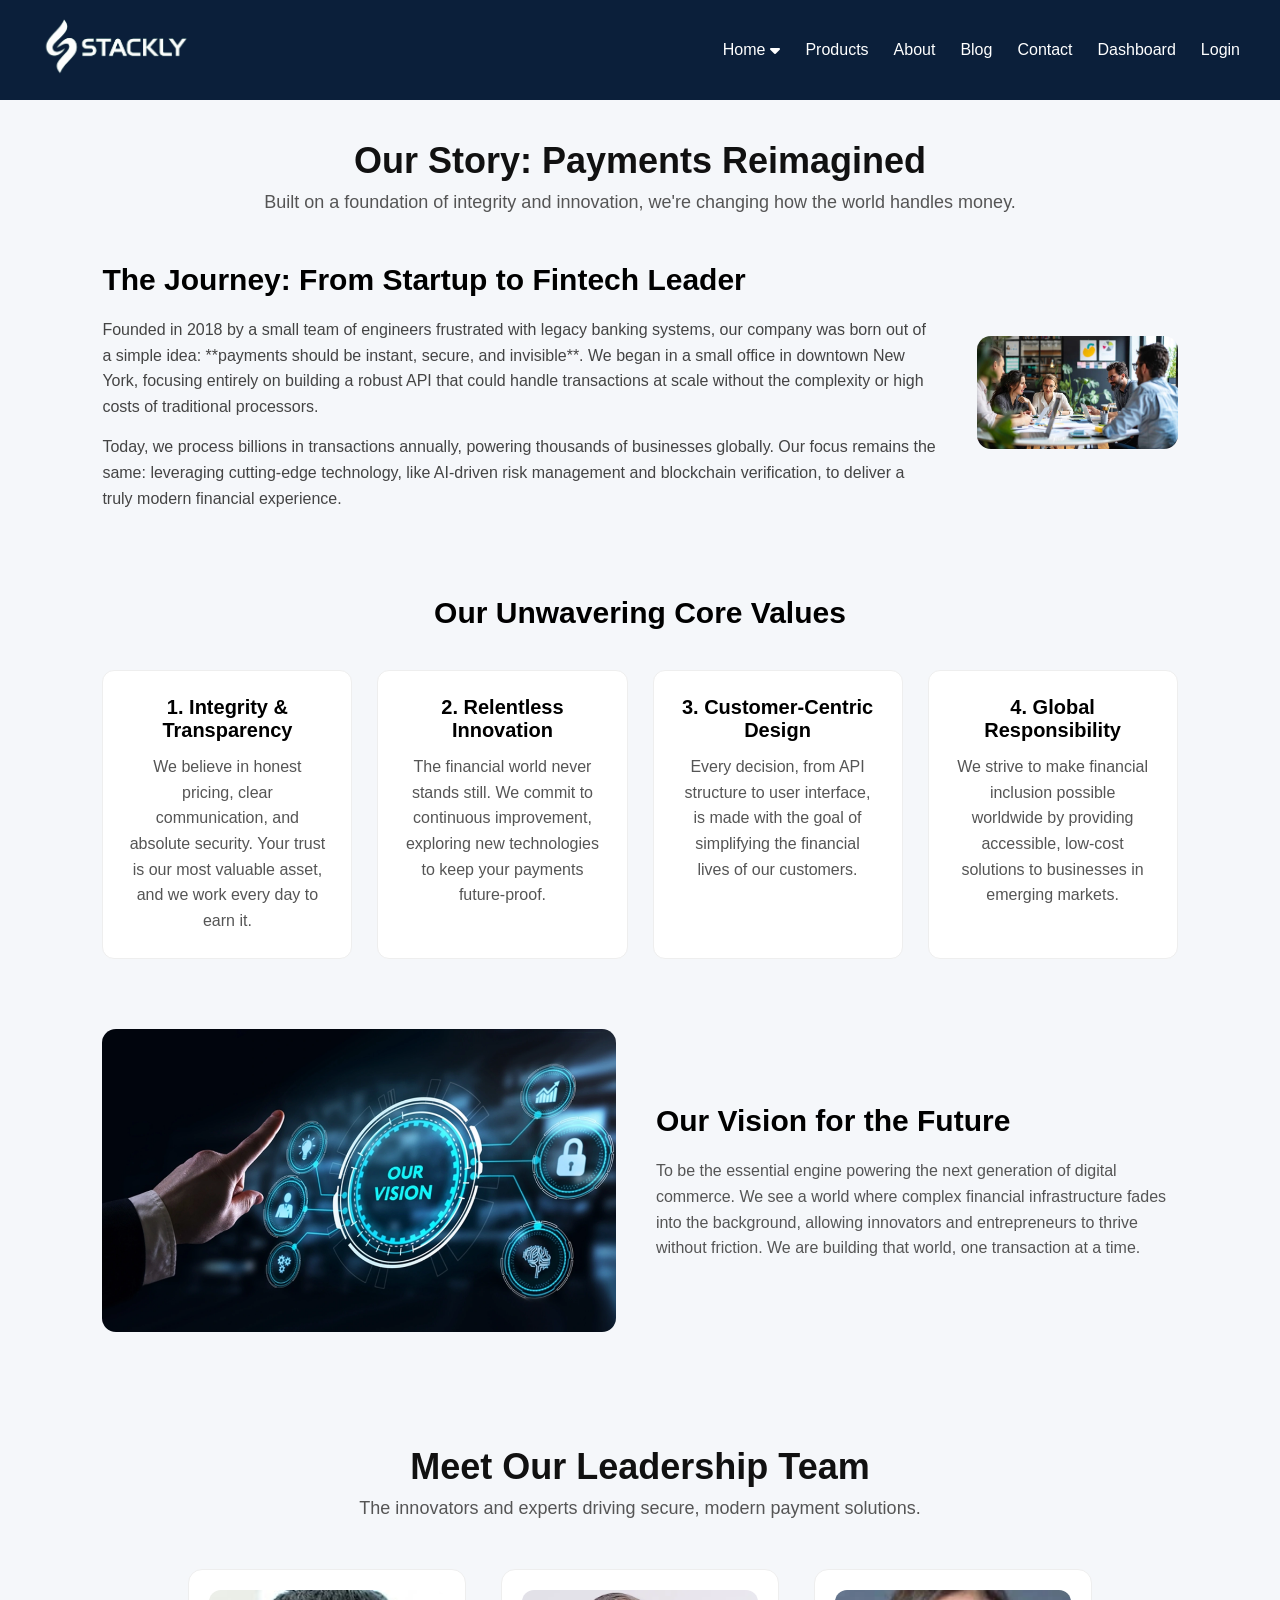
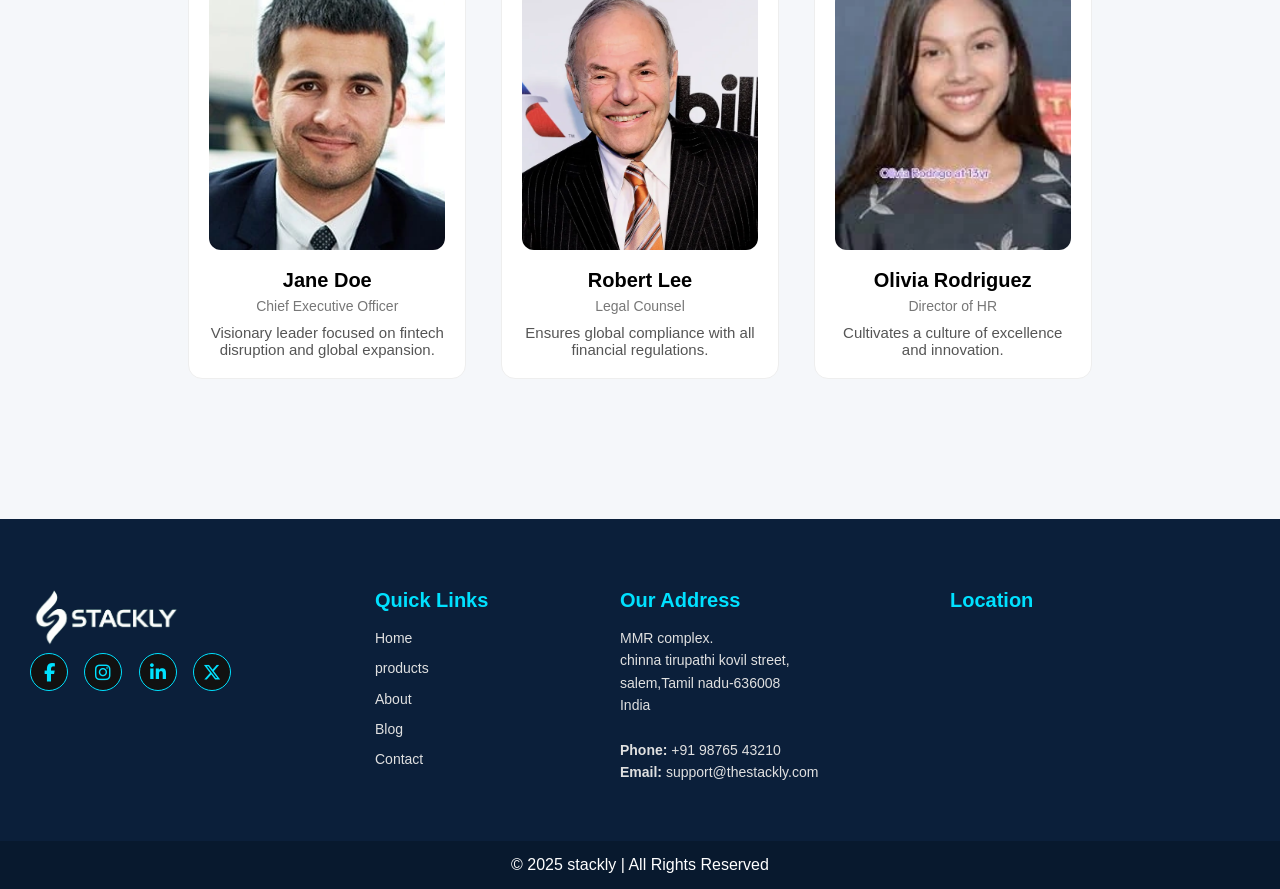
<file: about.html>
<!DOCTYPE html>
<html lang="en">
<head>
    <meta charset="UTF-8">
    <meta name="viewport" content="width=device-width, initial-scale=1.0">
    <title>Digital Payment</title>
    <!-- CSS Files -->
    <link rel="stylesheet" href="./about.css">
    
    <link rel="stylesheet" href="https://cdnjs.cloudflare.com/ajax/libs/font-awesome/6.5.0/css/all.min.css">
</head>
<body>
    <!-- ================= HEADER ================= -->
    <header class="header">
        <a href="index.html">   
            <img src="./white.webp" alt="Stackly Logo" style="height: 60px; ">
          </a> 
        <!-- div class="logo">Tech<span>Solutions</span></div> -->

        <!-- Navigation -->
        <nav class="navbar">
            <ul class="nav-links" >

                <li class="dropdown">
                    <a href="javascript:void(0)" class="dropdown-btn">Home <i class="fa-solid fa-caret-down"></i></a>
                
                    <ul class="dropdown-content">
                        <li><a href="./index.html">Home 1</a></li>
                        <li><a href="./home2.html">Home 2</a></li>
                    </ul>
                </li>
                

                <li><a href="./products.html">Products</a></li>
                <li><a href="./about.html">About</a></li>
                <li><a href="./blog.html">Blog</a></li>
                <li><a href="./contact.html">Contact</a></li>
                <li><a href="./dashboard.html">Dashboard</a></li>
                <li><a href="./login.html">Login</a></li>
                
                

            </ul>
        </nav>

        <!-- Toggle -->
        <div class="menu-toggle" id="menu-toggle">
            <i class="fa-solid fa-bars"></i>
        </div>

    </header>
    <style>
        /* ================= GLOBAL ================= */
* {
    margin: 0;
    padding: 0;
    box-sizing: border-box;
}

body {
    font-family: "Poppins", sans-serif;
    background: #f5f7fa;
}

a { text-decoration: none; }

ul { list-style: none; }




/* ================= HEADER ================= */
.header {
    width: 100%;
    padding: 18px 40px;
    background: #0b1f3a;
    color: #fff;
    display: flex;
    justify-content: space-between;
    align-items: center;
}

.logo {
    font-size: 28px;
    font-weight: 700;
}

.logo span {
    color: #00d4ff;
}

.nav-links {
    display: flex;
    gap: 25px;
}

/* Dropdown Wrapper */
.dropdown {
    position: relative;
}

/* Dropdown Button */
.dropdown-btn {
    display: flex;
    align-items: center;
    gap: 5px;
}

/* Desktop Hover */
@media (min-width: 901px) {
    .dropdown:hover .dropdown-content {
        display: block;
    }
}

/* Dropdown Menu */
.dropdown-content {
    display: none;
    position: absolute;
    top: 38px;
    left: 0;
    background: #12274d;
    width: 160px;
    border-radius: 8px;
    padding: 10px 0;
    z-index: 999;
}

.dropdown-content li a {
    display: block;
    padding: 10px 15px;
    color: white;
}

.dropdown-content li a:hover {
    background: #0e1c33;
}

/* Toggle */
.menu-toggle {
    display: none;
    font-size: 28px;
    cursor: pointer;
}

li a{
    color:white;
}



/* ================= FOOTER ================= */
.footer {
    background: #0b1f3a;
    padding-top: 40px;
    color: white;
}

.footer-container {
    display: flex;
    justify-content: space-between;
    padding: 30px;
    flex-wrap: wrap;
}

/* Footer Boxes */
.footer-box h3 {
    margin-bottom: 15px;
    font-size: 20px;
    color: #00e1ff;
}

.footer-box p, 
.footer-box a {
    color: #e0e0e0;
    font-size: 14px;
    line-height: 1.6;
}

.footer-box ul {
    list-style: none;
}

.footer-box ul li {
    margin-bottom: 8px;
}

.footer-box ul li a {
    text-decoration: none;
    transition: 0.3s;
}

.footer-box ul li a:hover {
    color: #00e1ff;
}


.footer-bottom {
    text-align: center;
    background: #08192e;
    padding: 15px 0;
}

.footer-social a {
    display: inline-block;
    margin-right: 12px;
    font-size: 18px;
    width: 38px;
    height: 38px;
    text-align: center;
    line-height: 38px;
    border-radius: 50%;
    background: #111;
    color: #00e1ff;
    border: 1px solid #00e1ff;
    transition: 0.3s;
}

.footer-social a:hover {
    background: #00e1ff;
    color: #000;
    transform: translateY(-5px);
}

/* Map */
.footer-box iframe {
    width: 100%;
    height: 180px;
    border-radius: 10px;
    border: none;
}


/* ================= RESPONSIVE ================= */
@media (max-width: 900px) {

    .nav-links {
        display: none;
        flex-direction: column;
        background: #0b1f3a;
        position: absolute;
        top: 70px;
        right: 20px;
        width: 200px;
        padding: 20px;
        border-radius: 10px;
        z-index: 1000;
    }

    .menu-toggle {
        display: block;
    }

    .footer-box {
        width: 45%;
        margin-bottom: 30px;
    }
}

@media (max-width: 500px) {
    .footer-box {
        width: 100%;
    }
}
    </style>
    <body>


        <main class="about-page-main">
            <div class="about-header">
              <h1 class="about-title">Our Story: Payments Reimagined</h1>
              <p class="about-subtitle">
                Built on a foundation of integrity and innovation, we're changing how
                the world handles money.
              </p>
            </div>
      
            <!-- Section 1: Company History -->
            <section class="about-section history-section">
              <div class="history-content">
                <h2>The Journey: From Startup to Fintech Leader</h2>
                <p>
                  Founded in 2018 by a small team of engineers frustrated with legacy
                  banking systems, our company was born out of a simple idea:
                  **payments should be instant, secure, and invisible**. We began in a
                  small office in downtown New York, focusing entirely on building a
                  robust API that could handle transactions at scale without the
                  complexity or high costs of traditional processors.
                </p>
                <p>
                  Today, we process billions in transactions annually, powering
                  thousands of businesses globally. Our focus remains the same:
                  leveraging cutting-edge technology, like AI-driven risk management
                  and blockchain verification, to deliver a truly modern financial
                  experience.
                </p>
              </div>
              <div class="history-image">
                <!-- Placeholder for an image representing company history (e.g., team photo, first office) -->
                <img
                  src="./corp1.webp"
                  alt="Team collaborating in a modern office"
                  class="image-blank-path"
                />
              </div>
            </section>
      
            <!-- Section 2: Core Values -->
            <section class="about-section values-section">
              <h2 class="section-heading">Our Unwavering Core Values</h2>
      
              <div class="values-grid">
                <div class="value-card">
                  <h3>1. Integrity & Transparency</h3>
                  <p>
                    We believe in honest pricing, clear communication, and absolute
                    security. Your trust is our most valuable asset, and we work every
                    day to earn it.
                  </p>
                </div>
      
                <div class="value-card">
                  <h3>2. Relentless Innovation</h3>
                  <p>
                    The financial world never stands still. We commit to continuous
                    improvement, exploring new technologies to keep your payments
                    future-proof.
                  </p>
                </div>
      
                <div class="value-card">
                  <h3>3. Customer-Centric Design</h3>
                  <p>
                    Every decision, from API structure to user interface, is made with
                    the goal of simplifying the financial lives of our customers.
                  </p>
                </div>
      
                <div class="value-card">
                  <h3>4. Global Responsibility</h3>
                  <p>
                    We strive to make financial inclusion possible worldwide by
                    providing accessible, low-cost solutions to businesses in emerging
                    markets.
                  </p>
                </div>
              </div>
            </section>
      
            <!-- Section 3: Leadership & Vision (Optional Image Block) -->
            <section class="about-section vision-section">
              <div class="vision-image">
                <!-- Placeholder for an image representing leadership or company vision -->
                <img
                  src="./vision.webp"
                  alt="A person looking confidently at a city skyline"
                  class="image-blank-path"
                />
              </div>
              <div class="vision-content">
                <h2>Our Vision for the Future</h2>
                <p>
                  To be the essential engine powering the next generation of digital
                  commerce. We see a world where complex financial infrastructure
                  fades into the background, allowing innovators and entrepreneurs to
                  thrive without friction. We are building that world, one transaction
                  at a time.
                </p>
              </div>
            </section>

            <main class="members-page-main">
                <div class="members-header">
                  <h1 class="members-title">Meet Our Leadership Team</h1>
                  <p class="members-subtitle">
                    The innovators and experts driving secure, modern payment solutions.
                  </p>
                </div>
          
                <section class="team-grid-container">
                  <!-- Member 1: Jane Doe -->
                  <div class="member-card">
                    <img
                      src="./Jane doe.webp"
                      alt="Jane Doe Photo"
                      class="member-photo"
                    />
                    <div class="member-info">
                      <h3>Jane Doe</h3>
                      <p class="member-title">Chief Executive Officer</p>
                      <p class="member-bio">
                        Visionary leader focused on fintech disruption and global
                        expansion.
                      </p>
                    </div>
                  </div>
          
                  <!-- Member 2: John Smith -->
                  <!-- <div class="member-card">
                    <img
                      src="https://encrypted-tbn0.gstatic.com/images?q=tbn:ANd9GcR-o3cM_KAfa2zd6ylIAgF7XA2qU8PxmEeauA&s"
                      alt="John Smith Photo"
                      class="member-photo"
                    />
                    <div class="member-info">
                      <h3>John Smith</h3>
                      <p class="member-title">Chief Technology Officer</p>
                      <p class="member-bio">
                        Architect of our secure, scalable payment infrastructure.
                      </p>
                    </div>
                  </div> -->
          
                  <!-- Member 3: Alice Johnson -->
                  <!-- <div class="member-card">
                    <img
                      src="https://encrypted-tbn0.gstatic.com/images?q=tbn:ANd9GcTFBLsojWGFauvhZxPZgcp8ZIlHUw1yX3JCXQ&s"
                      alt="Alice Johnson Photo"
                      class="member-photo"
                    />
                    <div class="member-info">
                      <h3>Alice Johnson</h3>
                      <p class="member-title">VP of Product</p>
                      <p class="member-bio">
                        Drives the roadmap, ensuring user-centric and compliant products.
                      </p>
                    </div>
                  </div> -->
          
                  <!-- Member 4: Michael Brown -->
                  <!-- <div class="member-card">
                    <img
                      src="https://encrypted-tbn0.gstatic.com/images?q=tbn:ANd9GcQpSuO73we8Q7U6uBTEEmpK14tfHZltDGDaKA&s"
                      alt="Michael brown"
                      class="member-photo"
                    />
                    <div class="member-info">
                      <h3>Michael Brown</h3>
                      <p class="member-title">Head of Risk Management</p>
                      <p class="member-bio">
                        Expert in fraud prevention and financial security protocols.
                      </p>
                    </div>
                  </div> -->
          
                  <!-- Member 5: Emily Davis -->
                  <!-- <div class="member-card">
                    <img
                      src="https://encrypted-tbn0.gstatic.com/images?q=tbn:ANd9GcQigJKoUDG7RElsrstXMsEsmMBZBV4YGh6W7Q&s"
                      alt="Emily Davis Photo"
                      class="member-photo"
                    />
                    <div class="member-info">
                      <h3>Emily Davis</h3>
                      <p class="member-title">Chief Marketing Officer</p>
                      <p class="member-bio">
                        Leads brand strategy and market penetration across key regions.
                      </p>
                    </div>
                  </div>
           -->
                  <!-- Member 6: David Wilson -->
                  <!-- <div class="member-card">
                    <img
                      src="https://encrypted-tbn0.gstatic.com/images?q=tbn:ANd9GcTe02dgx7-crjbj6cbzJmzUu6RUthHiMls3Fg&s"
                      alt="David Wilson Photo"
                      class="member-photo"
                    />
                    <div class="member-info">
                      <h3>David Wilson</h3>
                      <p class="member-title">Lead Software Engineer</p>
                      <p class="member-bio">
                        Specializes in optimizing transaction processing speeds.
                      </p>
                    </div>
                  </div> -->
          
                  <!-- Member 7: Sophia Garcia -->
                  <!-- <div class="member-card">
                    <img
                      src="https://media.licdn.com/dms/image/v2/D5603AQH6sUlOnwdiAg/profile-displayphoto-shrink_200_200/B56ZYg4FKJGUAY-/0/1744308297168?e=2147483647&v=beta&t=U73culaBZ7MGYuO9L3BA6iP3vgIY5h4mJVw1RI1Obv0"
                      alt="Sophia Garcia Photo"
                      class="member-photo"
                    />
                    <div class="member-info">
                      <h3>Sophia Garcia</h3>
                      <p class="member-title">Financial Analyst</p>
                      <p class="member-bio">
                        Manages market analysis and investment strategy.
                      </p>
                    </div>
                  </div> -->
          
                  <!-- Member 8: Robert Lee -->
                  <div class="member-card">
                    <img
                      src="./joe.webp"
                      alt="Robert Lee Photo"
                      class="member-photo"
                    />
                    <div class="member-info">
                      <h3>Robert Lee</h3>
                      <p class="member-title">Legal Counsel</p>
                      <p class="member-bio">
                        Ensures global compliance with all financial regulations.
                      </p>
                    </div>
                  </div>
          
                  <!-- Member 9: Olivia Rodriguez -->
                  <div class="member-card">
                    <img
                      src="./Olivia.webp"
                      alt="Olivia Rodriguez Photo"
                      class="member-photo"
                    />
                    <div class="member-info">
                      <h3>Olivia Rodriguez</h3>
                      <p class="member-title">Director of HR</p>
                      <p class="member-bio">
                        Cultivates a culture of excellence and innovation.
                      </p>
                    </div>
                  </div>
                </section>
              </main>
          
          </main>
      

        <!-- <footer> -->
    <footer class="footer">
        <div class="footer-container">
    
            <!-- Logo / About -->
            <div class="footer-box">
                <img src="./white.webp" alt="Stackly Logo" class="footer-logo"  style="height:60px;">
   
               
                <!-- <p>We deliver secure, scalable and innovative IT services for global businesses.</p><br> -->
    
                <!-- Social Icons -->
                <div class="footer-social">
                    <a href="./404.html"><i class="fa-brands fa-facebook-f"></i></a>
                    <a href="./404.html"><i class="fa-brands fa-instagram"></i></a>
                    <a href="./404.html"><i class="fa-brands fa-linkedin-in"></i></a>
                    <a href="./404.html"><i class="fa-brands fa-x-twitter"></i></a>
                </div>
            </div>
    
            <!-- Quick Links -->
            <div class="footer-box">
                <h3>Quick Links</h3>
                <ul>
                  <li><a href="./index.html">Home </a></li>
                    <li><a href="./products.html">products</a></li>
                    <li><a href="./about.html">About</a></li>
                    <li><a href="./blog.html">Blog</a></li>
                    <li><a href="./contact.html">Contact</a></li>
                </ul>
            </div>
    
            <!-- Address -->
            <div class="footer-box">
                <h3>Our Address</h3>
                <p>
                    MMR complex.<br>
                    chinna tirupathi kovil street,<br>
                    salem,Tamil nadu-636008<br>
                    <!-- Bengaluru, Karnataka – 560066<br> -->
                    India<br><br>
    
                    <strong>Phone:</strong> +91 98765 43210<br>
                    <strong>Email:</strong> support@thestackly.com
                </p>
            </div>
    
            <!-- Google Map -->
            <div class="footer-box">
                <h3>Location</h3>
                <iframe 
                src="https://www.google.com/maps?q=Salem%20Tamil%20Nadu&output=embed"
                    allowfullscreen="" 
                    loading="lazy">
                </iframe>
            </div>
    
        </div>
    
        <div class="footer-bottom">
            <p>© 2025 stackly | All Rights Reserved</p>
        </div>
    </footer>
    <script>
        // TOGGLE MENU
const toggleBtn = document.getElementById("menu-toggle");
const navLinks = document.querySelector(".nav-links");

toggleBtn.addEventListener("click", () => {
    if (navLinks.style.display === "flex") {
        navLinks.style.display = "none";
    } else {
        navLinks.style.display = "flex";
    }
});

// MOBILE DROPDOWN CLICK
const dropdownBtn = document.querySelector(".dropdown-btn");
const dropdownMenu = document.querySelector(".dropdown-content");

dropdownBtn.addEventListener("click", (e) => {
    e.preventDefault(); 
    dropdownMenu.style.display =
        dropdownMenu.style.display === "block" ? "none" : "block";
});
    </script>
</body>
</html>
</file>
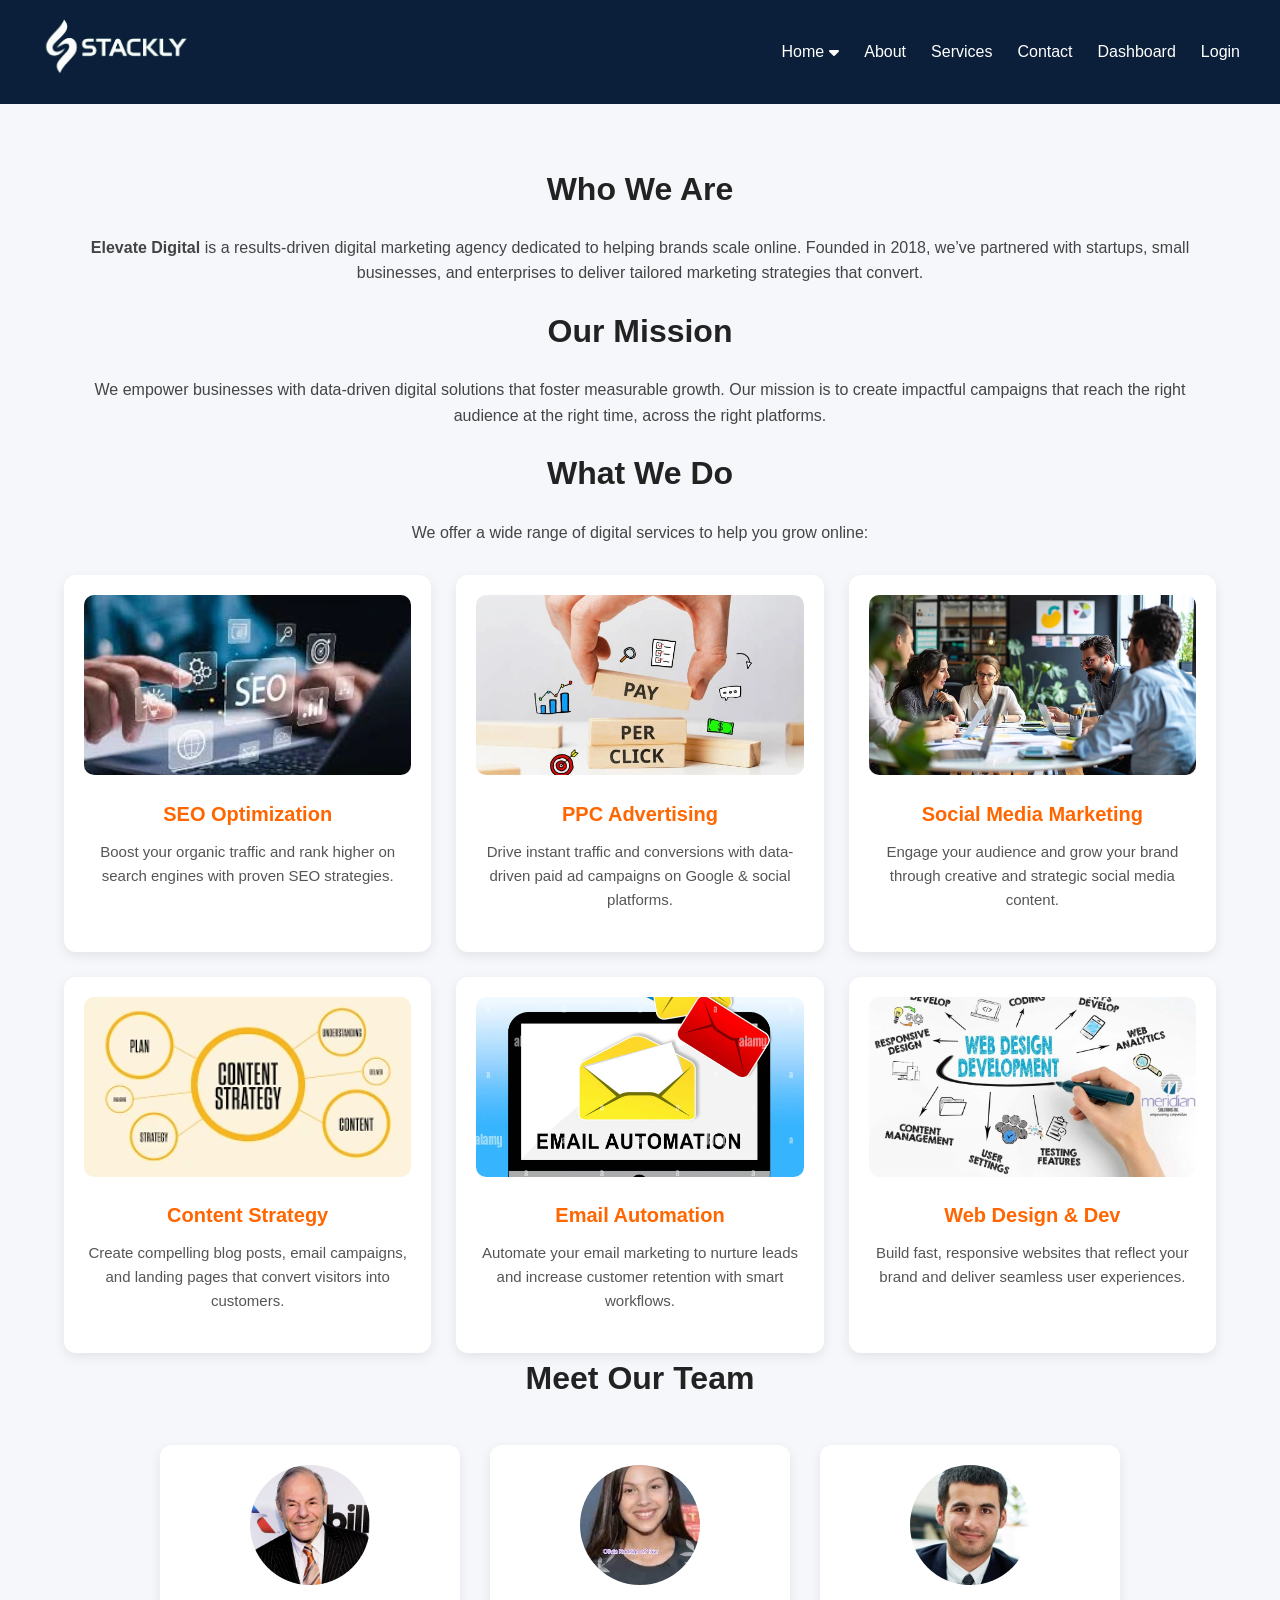
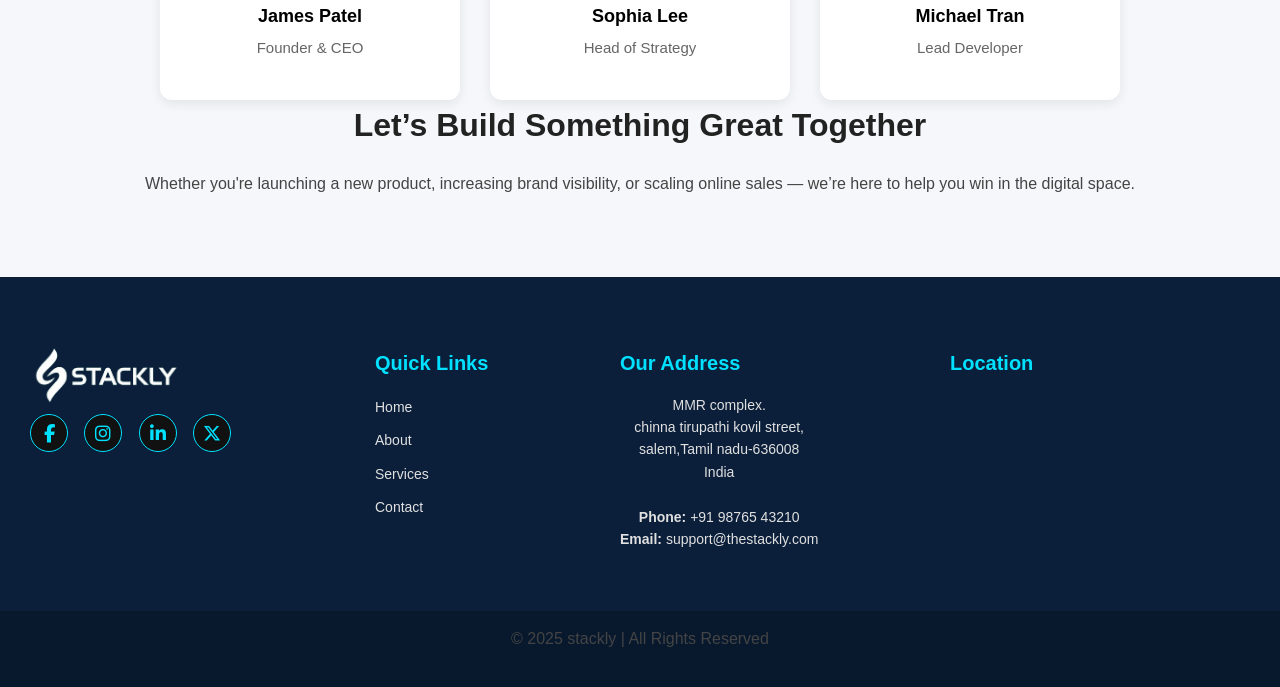
<file: about1.html>
<!DOCTYPE html>
<html lang="en">
<head>
    <meta charset="UTF-8">
    <meta name="viewport" content="width=device-width, initial-scale=1.0">
    <title>Digital Payment</title>
    <!-- CSS Files -->
    <link rel="stylesheet" href="./about1.css">
    
    <link rel="stylesheet" href="https://cdnjs.cloudflare.com/ajax/libs/font-awesome/6.5.0/css/all.min.css">
</head>
<body>
    <!-- ================= HEADER ================= -->
    <header class="header">
        <a href="home2.html">   
            <img src="./white.webp" alt="Stackly Logo" style="height: 60px; ">
          </a> 
        <!-- div class="logo">Tech<span>Solutions</span></div> -->

        <!-- Navigation -->
        <nav class="navbar">
            <ul class="nav-links" >

                <li class="dropdown">
                    <a href="javascript:void(0)" class="dropdown-btn">Home <i class="fa-solid fa-caret-down"></i></a>
                
                    <ul class="dropdown-content">
                        <li><a href="./index.html">Home 1</a></li>
                        <li><a href="./home2.html">Home 2</a></li>
                    </ul>
                </li>
                
                <li><a href="./about1.html">About</a></li>
                <li><a href="./services1.html">Services</a></li>
                <li><a href="./contact1.html">Contact</a></li>
                <li><a href="./dashboard1.html">Dashboard</a></li>
                <li><a href="./login1.html">Login</a></li>

            </ul>
        </nav>

        <!-- Toggle -->
        <div class="menu-toggle" id="menu-toggle">
            <i class="fa-solid fa-bars"></i>
        </div>

    </header>
    <style>
        /* ================= GLOBAL ================= */
* {
    margin: 0;
    padding: 0;
    box-sizing: border-box;
}

body {
    font-family: "Poppins", sans-serif;
    background: #f5f7fa;
}

a { text-decoration: none; }

ul { list-style: none; }




/* ================= HEADER ================= */
.header {
    width: 100%;
    padding: 18px 40px;
    background: #0b1f3a;
    color: #fff;
    display: flex;
    justify-content: space-between;
    align-items: center;
}

.logo {
    font-size: 28px;
    font-weight: 700;
}

.logo span {
    color: #00d4ff;
}

.nav-links {
    display: flex;
    gap: 25px;
}

/* Dropdown Wrapper */
.dropdown {
    position: relative;
}

/* Dropdown Button */
.dropdown-btn {
    display: flex;
    align-items: center;
    gap: 5px;
}

/* Desktop Hover */
@media (min-width: 901px) {
    .dropdown:hover .dropdown-content {
        display: block;
    }
}

/* Dropdown Menu */
.dropdown-content {
    display: none;
    position: absolute;
    top: 38px;
    left: 0;
    background: #12274d;
    width: 160px;
    border-radius: 8px;
    padding: 10px 0;
    z-index: 999;
}

.dropdown-content li a {
    display: block;
    padding: 10px 15px;
    color: white;
}

.dropdown-content li a:hover {
    background: #0e1c33;
}

/* Toggle */
.menu-toggle {
    display: none;
    font-size: 28px;
    cursor: pointer;
}

li a{
    color:white;
}



/* ================= FOOTER ================= */
.footer {
    background: #0b1f3a;
    padding-top: 40px;
    color: white;
}

.footer-container {
    display: flex;
    justify-content: space-between;
    padding: 30px;
    flex-wrap: wrap;
}

/* Footer Boxes */
.footer-box h3 {
    margin-bottom: 15px;
    font-size: 20px;
    color: #00e1ff;
}

.footer-box p, 
.footer-box a {
    color: #e0e0e0;
    font-size: 14px;
    line-height: 1.6;
}

.footer-box ul {
    list-style: none;
}

.footer-box ul li {
    margin-bottom: 8px;
}

.footer-box ul li a {
    text-decoration: none;
    transition: 0.3s;
}

.footer-box ul li a:hover {
    color: #00e1ff;
}


.footer-bottom {
    text-align: center;
    background: #08192e;
    padding: 15px 0;
}

.footer-social a {
    display: inline-block;
    margin-right: 12px;
    font-size: 18px;
    width: 38px;
    height: 38px;
    text-align: center;
    line-height: 38px;
    border-radius: 50%;
    background: #111;
    color: #00e1ff;
    border: 1px solid #00e1ff;
    transition: 0.3s;
}

.footer-social a:hover {
    background: #00e1ff;
    color: #000;
    transform: translateY(-5px);
}

/* Map */
.footer-box iframe {
    width: 100%;
    height: 180px;
    border-radius: 10px;
    border: none;
}


/* ================= RESPONSIVE ================= */
@media (max-width: 900px) {

    .nav-links {
        display: none;
        flex-direction: column;
        background: #0b1f3a;
        position: absolute;
        top: 70px;
        right: 20px;
        width: 200px;
        padding: 20px;
        border-radius: 10px;
        z-index: 1000;
    }

    .menu-toggle {
        display: block;
    }

    .footer-box {
        width: 45%;
        margin-bottom: 30px;
    }
}

@media (max-width: 500px) {
    .footer-box {
        width: 100%;
    }
}





    </style>
<body>
<div class="container">
    <section data-aos="fade-up">
      <h2>Who We Are</h2>
      <p>
        <strong>Elevate Digital</strong> is a results-driven digital marketing agency
        dedicated to helping brands scale online. Founded in 2018, we’ve partnered with startups,
        small businesses, and enterprises to deliver tailored marketing strategies that convert.
      </p>
    </section>

    <section data-aos="fade-up">
      <h2>Our Mission</h2>
      <p>
        We empower businesses with data-driven digital solutions that foster measurable growth.
        Our mission is to create impactful campaigns that reach the right audience
        at the right time, across the right platforms.
      </p>
    </section>

    <section data-aos="fade-up">
      <h2>What We Do</h2>
      <p>We offer a wide range of digital services to help you grow online:</p>
    
      <div class="cards">
        <div class="card" data-aos="zoom-in">
          <img src="./seo.webp" alt="SEO Services">
          <h3>SEO Optimization</h3>
          <p>Boost your organic traffic and rank higher on search engines with proven SEO strategies.</p>
        </div>
    
        <div class="card" data-aos="zoom-in" data-aos-delay="100">
          <img src="./pay.webp" alt="PPC Advertising">
          <h3>PPC Advertising</h3>
          <p>Drive instant traffic and conversions with data-driven paid ad campaigns on Google & social platforms.</p>
        </div>
    
        <div class="card" data-aos="zoom-in" data-aos-delay="200">
          <img src="./corp1.webp" alt="Social Media Marketing">
          <h3>Social Media Marketing</h3>
          <p>Engage your audience and grow your brand through creative and strategic social media content.</p>
        </div>
    
        <div class="card" data-aos="zoom-in" data-aos-delay="300">
          <img src="./content strategy.webp" alt="Content Marketing">
          <h3>Content Strategy</h3>
          <p>Create compelling blog posts, email campaigns, and landing pages that convert visitors into customers.</p>
        </div>
    
        <div class="card" data-aos="zoom-in" data-aos-delay="400">
          <img src="./email verify.webp" alt="Email Marketing">
          <h3>Email Automation</h3>
          <p>Automate your email marketing to nurture leads and increase customer retention with smart workflows.</p>
        </div>
    
        <div class="card" data-aos="zoom-in" data-aos-delay="500">
          <img src="./web design.webp" alt="Web Design & Development">
          <h3>Web Design & Dev</h3>
          <p>Build fast, responsive websites that reflect your brand and deliver seamless user experiences.</p>
        </div>
      </div>
    </section>
    

    <section data-aos="fade-up">
      <h2>Meet Our Team</h2>
      <div class="team">
        <div class="team-member" data-aos="zoom-in">
          <img src="./joe.webp" alt="Team Member 1">
          <h4>James Patel</h4>
          <p>Founder & CEO</p>
        </div>
        <div class="team-member" data-aos="zoom-in" data-aos-delay="100">
          <img src="./Olivia.webp" alt="Team Member 2">
          <h4>Sophia Lee</h4>
          <p>Head of Strategy</p>
        </div>
        <div class="team-member" data-aos="zoom-in" data-aos-delay="200">
          <img src="./Jane doe.webp" alt="Team Member 3">
          <h4>Michael Tran</h4>
          <p>Lead Developer</p>
        </div>
      </div>
    </section>

    <section data-aos="fade-up">
      <h2>Let’s Build Something Great Together</h2>
      <p>
        Whether you're launching a new product, increasing brand visibility,
        or scaling online sales — we’re here to help you win in the digital space.
      </p>
    </section>
  </div>

  <!-- <footer> -->
    <footer class="footer">
        <div class="footer-container">
    
            <!-- Logo / About -->
            <div class="footer-box">
                <img src="./white.webp" alt="Stackly Logo" class="footer-logo"  style="height:60px;">
   
               
                <!-- <p>We deliver secure, scalable and innovative IT services for global businesses.</p><br> -->
    
                <!-- Social Icons -->
                <div class="footer-social">
                    <a href="./404.html"><i class="fa-brands fa-facebook-f"></i></a>
                    <a href="./404.html"><i class="fa-brands fa-instagram"></i></a>
                    <a href="./404.html"><i class="fa-brands fa-linkedin-in"></i></a>
                    <a href="./404.html"><i class="fa-brands fa-x-twitter"></i></a>
                </div>
            </div>
            <!-- Quick Links -->
            <div class="footer-box">
                <h3>Quick Links</h3>
                <ul>
                    <li><a href="./home2.html">Home </a></li>
                    <li><a href="./about1.html">About</a></li>
                    <li><a href="./services1.html">Services</a></li>
                    
                    <li><a href="./contact1.html">Contact</a></li>
                </ul>
            </div>
    
            <!-- Address -->
            <div class="footer-box">
                <h3>Our Address</h3>
                <p>
                    MMR complex.<br>
                    chinna tirupathi kovil street,<br>
                    salem,Tamil nadu-636008<br>
                    <!-- Bengaluru, Karnataka – 560066<br> -->
                    India<br><br>
    
                    <strong>Phone:</strong> +91 98765 43210<br>
                    <strong>Email:</strong> support@thestackly.com
                </p>
            </div>
    
            <!-- Google Map -->
            <div class="footer-box">
                <h3>Location</h3>
                <iframe 
                src="https://www.google.com/maps?q=Salem%20Tamil%20Nadu&output=embed"
                    allowfullscreen="" 
                    loading="lazy">
                </iframe>
            </div>
    
        </div>
    
        <div class="footer-bottom">
            <p>© 2025 stackly | All Rights Reserved</p>
        </div>
    </footer>
    <script>
        // TOGGLE MENU
const toggleBtn = document.getElementById("menu-toggle");
const navLinks = document.querySelector(".nav-links");

toggleBtn.addEventListener("click", () => {
    if (navLinks.style.display === "flex") {
        navLinks.style.display = "none";
    } else {
        navLinks.style.display = "flex";
    }
});

// MOBILE DROPDOWN CLICK
const dropdownBtn = document.querySelector(".dropdown-btn");
const dropdownMenu = document.querySelector(".dropdown-content");

dropdownBtn.addEventListener("click", (e) => {
    e.preventDefault(); 
    dropdownMenu.style.display =
        dropdownMenu.style.display === "block" ? "none" : "block";
});




    </script>


    

</body>
</html>
</file>
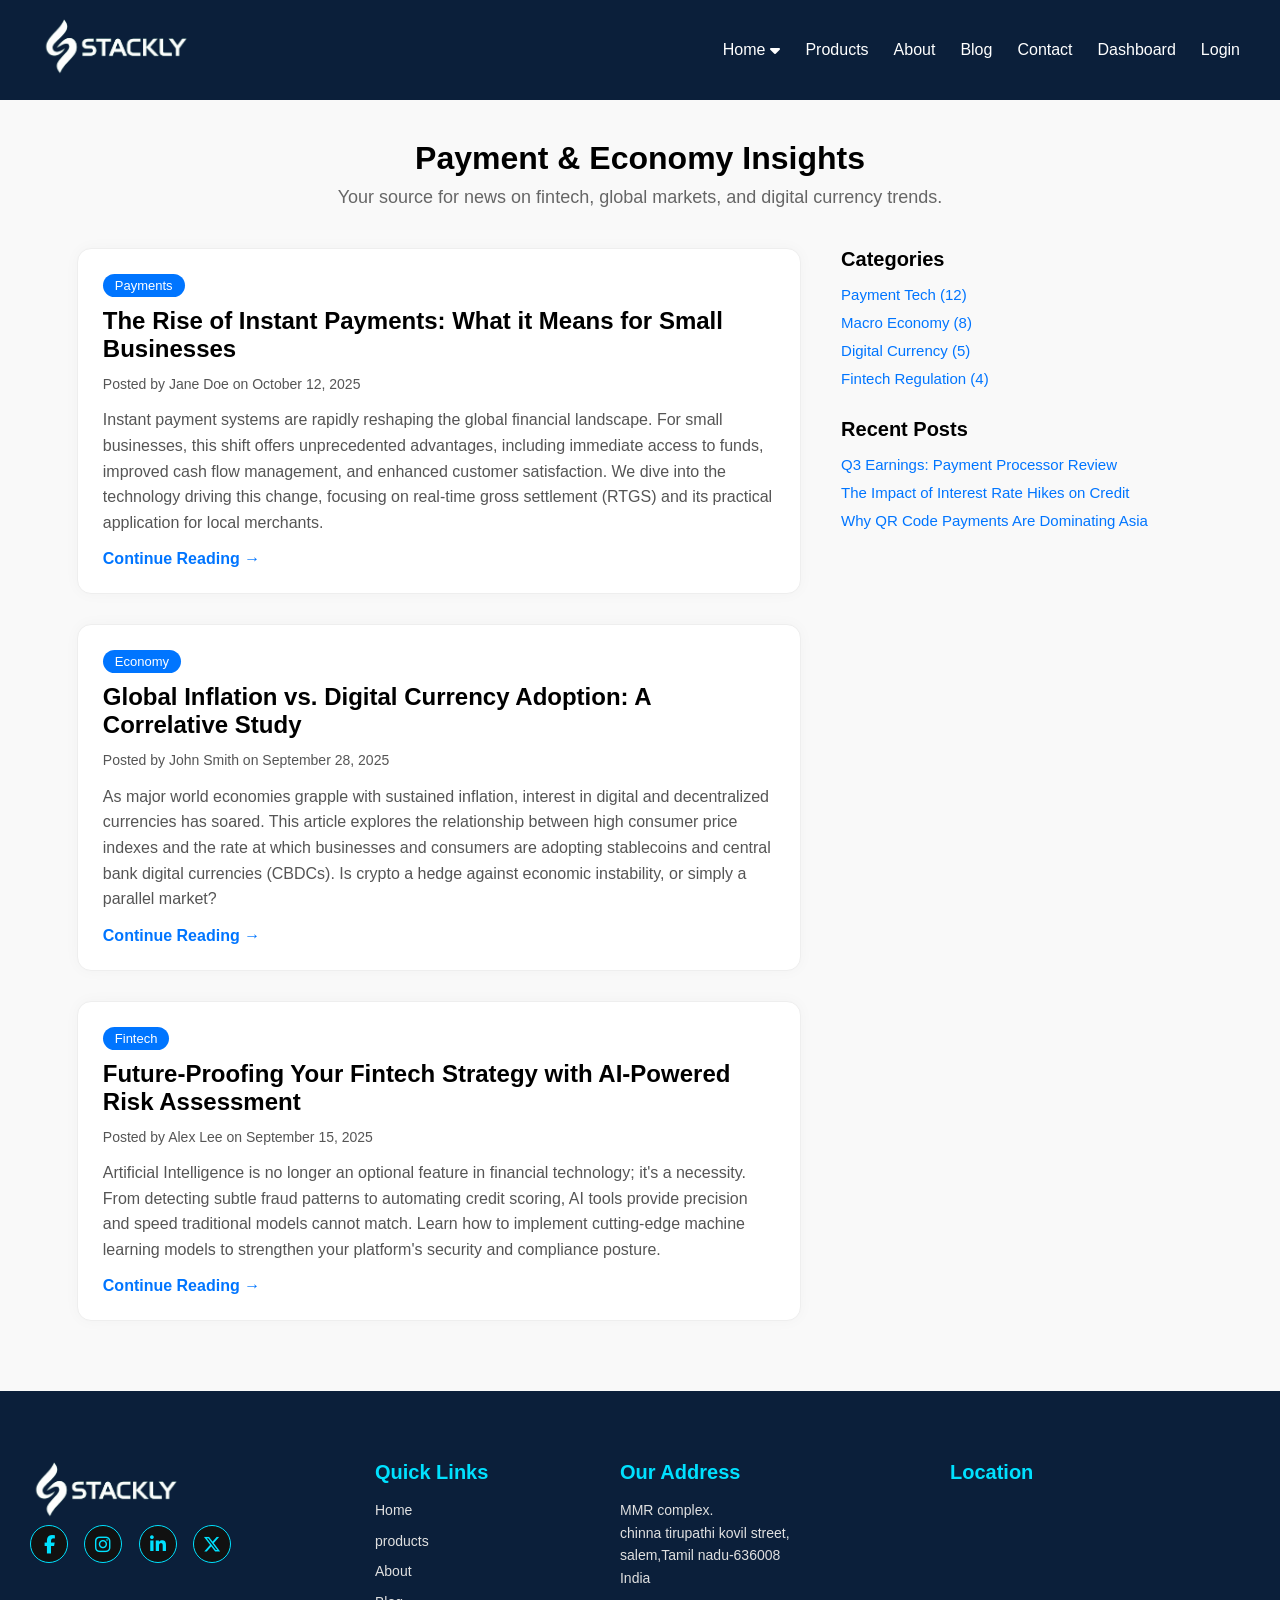
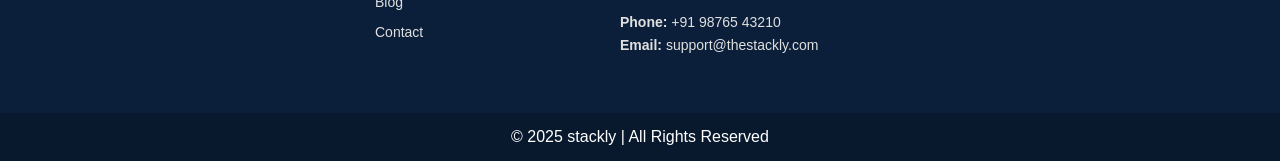
<file: blog.html>
<!DOCTYPE html>
<html lang="en">
<head>
    <meta charset="UTF-8">
    <meta name="viewport" content="width=device-width, initial-scale=1.0">
    <title>Digital Payment</title>
    <!-- CSS Files -->
    <link rel="stylesheet" href="./blog.css">
    
    <link rel="stylesheet" href="https://cdnjs.cloudflare.com/ajax/libs/font-awesome/6.5.0/css/all.min.css">
</head>
<body>
    <!-- ================= HEADER ================= -->
    <header class="header">
        <a href="index.html">   
            <img src="./white.webp" alt="Stackly Logo" style="height: 60px; ">
          </a> 
        <!-- div class="logo">Tech<span>Solutions</span></div> -->

        <!-- Navigation -->
        <nav class="navbar">
            <ul class="nav-links" >

                <li class="dropdown">
                    <a href="javascript:void(0)" class="dropdown-btn">Home <i class="fa-solid fa-caret-down"></i></a>
                
                    <ul class="dropdown-content">
                        <li><a href="./index.html">Home 1</a></li>
                        <li><a href="./home2.html">Home 2</a></li>
                    </ul>
                </li>
                

                <li><a href="./products.html">Products</a></li>
                <li><a href="./about.html">About</a></li>
                <li><a href="./blog.html">Blog</a></li>
                <li><a href="./contact.html">Contact</a></li>
                <li><a href="./dashboard.html">Dashboard</a></li>
                <li><a href="./login.html">Login</a></li>
                
                


            </ul>
        </nav>

        <!-- Toggle -->
        <div class="menu-toggle" id="menu-toggle">
            <i class="fa-solid fa-bars"></i>
        </div>

    </header>
    <style>
        /* ================= GLOBAL ================= */
* {
    margin: 0;
    padding: 0;
    box-sizing: border-box;
}

body {
    font-family: "Poppins", sans-serif;
    background: #f5f7fa;
}

a { text-decoration: none; }

ul { list-style: none; }




/* ================= HEADER ================= */
.header {
    width: 100%;
    padding: 18px 40px;
    background: #0b1f3a;
    color: #fff;
    display: flex;
    justify-content: space-between;
    align-items: center;
}

.logo {
    font-size: 28px;
    font-weight: 700;
}

.logo span {
    color: #00d4ff;
}

.nav-links {
    display: flex;
    gap: 25px;
}

/* Dropdown Wrapper */
.dropdown {
    position: relative;
}

/* Dropdown Button */
.dropdown-btn {
    display: flex;
    align-items: center;
    gap: 5px;
}

/* Desktop Hover */
@media (min-width: 901px) {
    .dropdown:hover .dropdown-content {
        display: block;
    }
}

/* Dropdown Menu */
.dropdown-content {
    display: none;
    position: absolute;
    top: 38px;
    left: 0;
    background: #12274d;
    width: 160px;
    border-radius: 8px;
    padding: 10px 0;
    z-index: 999;
}

.dropdown-content li a {
    display: block;
    padding: 10px 15px;
    color: white;
}

.dropdown-content li a:hover {
    background: #0e1c33;
}

/* Toggle */
.menu-toggle {
    display: none;
    font-size: 28px;
    cursor: pointer;
}

li a{
    color:white;
}



/* ================= FOOTER ================= */
.footer {
    background: #0b1f3a;
    padding-top: 40px;
    color: white;
}

.footer-container {
    display: flex;
    justify-content: space-between;
    padding: 30px;
    flex-wrap: wrap;
}

/* Footer Boxes */
.footer-box h3 {
    margin-bottom: 15px;
    font-size: 20px;
    color: #00e1ff;
}

.footer-box p, 
.footer-box a {
    color: #e0e0e0;
    font-size: 14px;
    line-height: 1.6;
}

.footer-box ul {
    list-style: none;
}

.footer-box ul li {
    margin-bottom: 8px;
}

.footer-box ul li a {
    text-decoration: none;
    transition: 0.3s;
}

.footer-box ul li a:hover {
    color: #00e1ff;
}


.footer-bottom {
    text-align: center;
    background: #08192e;
    padding: 15px 0;
}

.footer-social a {
    display: inline-block;
    margin-right: 12px;
    font-size: 18px;
    width: 38px;
    height: 38px;
    text-align: center;
    line-height: 38px;
    border-radius: 50%;
    background: #111;
    color: #00e1ff;
    border: 1px solid #00e1ff;
    transition: 0.3s;
}

.footer-social a:hover {
    background: #00e1ff;
    color: #000;
    transform: translateY(-5px);
}

/* Map */
.footer-box iframe {
    width: 100%;
    height: 180px;
    border-radius: 10px;
    border: none;
}


/* ================= RESPONSIVE ================= */
@media (max-width: 900px) {

    .nav-links {
        display: none;
        flex-direction: column;
        background: #0b1f3a;
        position: absolute;
        top: 70px;
        right: 20px;
        width: 200px;
        padding: 20px;
        border-radius: 10px;
        z-index: 1000;
    }

    .menu-toggle {
        display: block;
    }

    .footer-box {
        width: 45%;
        margin-bottom: 30px;
    }
}

@media (max-width: 500px) {
    .footer-box {
        width: 100%;
    }
}
    </style>
    <body>
        <main class="blog-page-main">
            <div class="blog-header">
              <h1>Payment & Economy Insights</h1>
              <p>
                Your source for news on fintech, global markets, and digital currency
                trends.
              </p>
            </div>
      
            <div class="blog-container">
              <!-- Main Content Column -->
              <div class="main-content">
                <!-- Blog Post 1: Payments -->
                <article class="blog-post">
                  <span class="post-tag">Payments</span>
                  <h2>
                    The Rise of Instant Payments: What it Means for Small Businesses
                  </h2>
                  <p class="post-meta">Posted by Jane Doe on October 12, 2025</p>
                  <p>
                    Instant payment systems are rapidly reshaping the global financial
                    landscape. For small businesses, this shift offers unprecedented
                    advantages, including immediate access to funds, improved cash
                    flow management, and enhanced customer satisfaction. We dive into
                    the technology driving this change, focusing on real-time gross
                    settlement (RTGS) and its practical application for local
                    merchants.
                  </p>
                  <a href="404.html" class="read-more">Continue Reading &rarr;</a>
                </article>
      
                <!-- Blog Post 2: Economy -->
                <article class="blog-post">
                  <span class="post-tag">Economy</span>
                  <h2>
                    Global Inflation vs. Digital Currency Adoption: A Correlative
                    Study
                  </h2>
                  <p class="post-meta">Posted by John Smith on September 28, 2025</p>
                  <p>
                    As major world economies grapple with sustained inflation,
                    interest in digital and decentralized currencies has soared. This
                    article explores the relationship between high consumer price
                    indexes and the rate at which businesses and consumers are
                    adopting stablecoins and central bank digital currencies (CBDCs).
                    Is crypto a hedge against economic instability, or simply a
                    parallel market?
                  </p>
                  <a href="404.html" class="read-more">Continue Reading &rarr;</a>
                </article>
      
                <!-- Blog Post 3: Fintech -->
                <article class="blog-post">
                  <span class="post-tag">Fintech</span>
                  <h2>
                    Future-Proofing Your Fintech Strategy with AI-Powered Risk
                    Assessment
                  </h2>
                  <p class="post-meta">Posted by Alex Lee on September 15, 2025</p>
                  <p>
                    Artificial Intelligence is no longer an optional feature in
                    financial technology; it's a necessity. From detecting subtle
                    fraud patterns to automating credit scoring, AI tools provide
                    precision and speed traditional models cannot match. Learn how to
                    implement cutting-edge machine learning models to strengthen your
                    platform's security and compliance posture.
                  </p>
                  <a href="404.html" class="read-more">Continue Reading &rarr;</a>
                </article>
              </div>
      
              <!-- Sidebar Column -->
              <aside class="sidebar">
                <h3>Categories</h3>
                <ul>
                  <li><a href="404.html">Payment Tech (12)</a></li>
                  <li><a href="404.html">Macro Economy (8)</a></li>
                  <li><a href="404.html">Digital Currency (5)</a></li>
                  <li><a href="404.html">Fintech Regulation (4)</a></li>
                </ul>
      
                <h3>Recent Posts</h3>
                <ul>
                  <li>
                    <a href="404.html">Q3 Earnings: Payment Processor Review</a>
                  </li>
                  <li>
                    <a href="404.html"
                      >The Impact of Interest Rate Hikes on Credit</a
                    >
                  </li>
                  <li>
                    <a href="404.html">Why QR Code Payments Are Dominating Asia</a>
                  </li>
                </ul>
              </aside>
            </div>
          </main>

          <!-- <footer> -->
    <footer class="footer">
        <div class="footer-container">
    
            <!-- Logo / About -->
            <div class="footer-box">
                <img src="./white.webp" alt="Stackly Logo" class="footer-logo"  style="height:60px;">
   
               
                <!-- <p>We deliver secure, scalable and innovative IT services for global businesses.</p><br> -->
    
                <!-- Social Icons -->
                <div class="footer-social">
                    <a href="./404.html"><i class="fa-brands fa-facebook-f"></i></a>
                    <a href="./404.html"><i class="fa-brands fa-instagram"></i></a>
                    <a href="./404.html"><i class="fa-brands fa-linkedin-in"></i></a>
                    <a href="./404.html"><i class="fa-brands fa-x-twitter"></i></a>
                </div>
            </div>
    
            <!-- Quick Links -->
            <div class="footer-box">
                <h3>Quick Links</h3>
                <ul>
                    <li><a href="./index.html">Home </a></li>
                    <li><a href="./products.html">products</a></li>
                    <li><a href="./about.html">About</a></li>
                    <li><a href="./blog.html">Blog</a></li>
                    <li><a href="./contact.html">Contact</a></li>
                    
                </ul>
            </div>
    
            <!-- Address -->
            <div class="footer-box">
                <h3>Our Address</h3>
                <p>
                    MMR complex.<br>
                    chinna tirupathi kovil street,<br>
                    salem,Tamil nadu-636008<br>
                    <!-- Bengaluru, Karnataka – 560066<br> -->
                    India<br><br>
    
                    <strong>Phone:</strong> +91 98765 43210<br>
                    <strong>Email:</strong> support@thestackly.com
                </p>
            </div>
    
            <!-- Google Map -->
            <div class="footer-box">
                <h3>Location</h3>
                <iframe 
                src="https://www.google.com/maps?q=Salem%20Tamil%20Nadu&output=embed"
                    allowfullscreen="" 
                    loading="lazy">
                </iframe>
            </div>
    
        </div>
    
        <div class="footer-bottom">
            <p>© 2025 stackly | All Rights Reserved</p>
        </div>
    </footer>
    <script>
        // TOGGLE MENU
const toggleBtn = document.getElementById("menu-toggle");
const navLinks = document.querySelector(".nav-links");

toggleBtn.addEventListener("click", () => {
    if (navLinks.style.display === "flex") {
        navLinks.style.display = "none";
    } else {
        navLinks.style.display = "flex";
    }
});

// MOBILE DROPDOWN CLICK
const dropdownBtn = document.querySelector(".dropdown-btn");
const dropdownMenu = document.querySelector(".dropdown-content");

dropdownBtn.addEventListener("click", (e) => {
    e.preventDefault(); 
    dropdownMenu.style.display =
        dropdownMenu.style.display === "block" ? "none" : "block";
});
    </script>
</body>
</html>
</file>
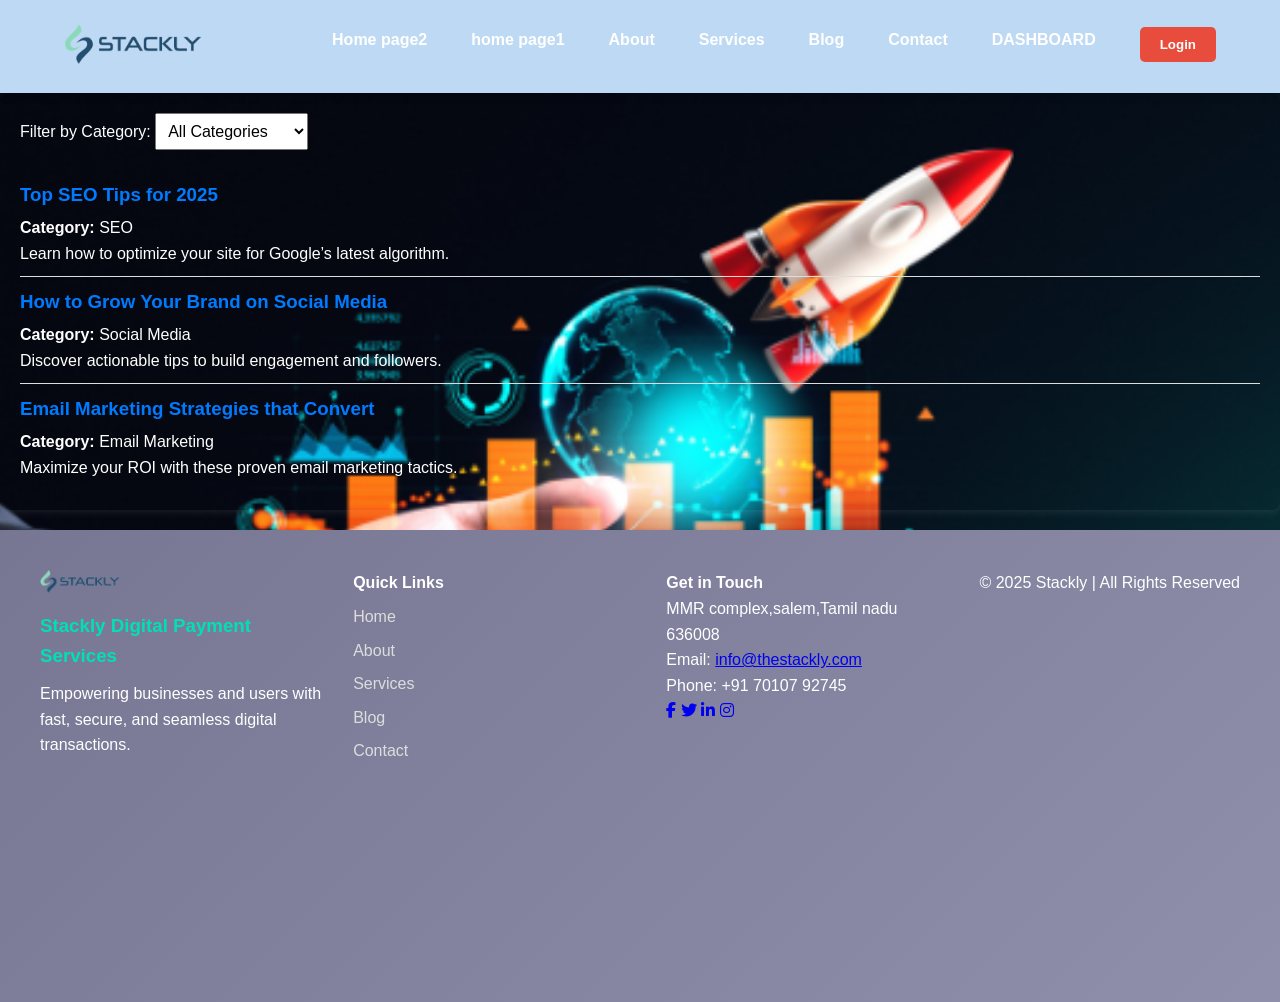
<file: blog1.html>
<!DOCTYPE html>
<html lang="en">
<head>
  <meta charset="UTF-8" />
  <title>Digital marketing Blog</title>
  <!-- <link rel="stylesheet" href="styles1.css" /> -->
  <link rel="stylesheet" href="https://cdnjs.cloudflare.com/ajax/libs/font-awesome/6.5.0/css/all.min.css">
</head>
<body>
  <header>
    <div class="container">
      <a href="index1.html" class="logo">
        <img src="./image.png" alt="Stackly Logo">
       
        
      </a>
      
      <div class="menu-toggle" onclick="toggleMenu()">☰</div>
      
      <nav id="navbar">
        <a href="index1.html">Home page2</a>
        <a href="index.html">home page1</a>
        <a href="about1.html">About</a>
        <a href="services1.html">Services</a>
        <a href="blog1.html">Blog</a>
        <a href="contact1.html">Contact</a>
        <a href="page.html">DASHBOARD</a></li>

        <a href="login.html"><button class="login-button">Login</button></a>
        <button class="menu-toggle" aria-label="Toggle navigation">
          &#9776;
        </button>
      </nav>
    </div>
  </header>
  <style>

/* Reset & Base */
* {
    margin: 0;
    padding: 0;
    box-sizing: border-box;
  }

  
  
  /* Header */
header {
  background-color: #bed9f3;
    color: white;
    padding: 1.2rem 0;
    position: sticky;
    top: 0;
    z-index: 999;
    box-shadow: 0 4px 8px rgba(0, 0, 0, 0.1);
  }
  
  
  
  
  header .container {
    display: flex;
    justify-content: space-between;
    align-items: center;
  }
  
  .logo {
    display: flex;
    align-items: center;
    text-decoration: none;
    color: white;
    font-size: 1.5rem;
    font-weight: bold;
  }
  
  
  .logo img {
    height: 40px;
    width: auto;
    /* margin-right: 0.5rem; */
  }
  
  /* Nav styles */
  nav {
    display: flex;
    gap: 1.5rem;
  }
  
  nav a {
    color: #ecf0f1;
    text-decoration: none;
    font-weight: 500;
    position: relative;
    transition: color 0.3s;
  }
  
  nav a::after {
    content: '';
    position: absolute;
    width: 0%;
    height: 2px;
    background: #1abc9c;
    bottom: -4px;
    left: 0;
    transition: width 0.3s ease;
  }
  

  .login-button {
        background-color: #e74c3c;
        color: white;
        border: none;
        padding: 10px 20px;
        cursor: pointer;
        border-radius: 5px;
        font-weight: bold;
        transition: background-color 0.3s;
      }
      .login-button:hover {
        background-color: #c0392b;
      }
  nav a:hover {
    color: #1abc9c;
  }
  
  nav a:hover::after {
    width: 100%;
  }
  
  /* Mobile */
  .menu-toggle {
    display: none;
    font-size: 1.5rem;
    color: white;
    cursor: pointer;
  }
  
  
  @media (max-width: 768px) {
    nav {
      flex-direction: column;
      background-color: #bed9f3;
      position: absolute;
      top: 100%;
      left: 0;
      right: 0;
      display: none;
      padding: 1rem 2rem;
    }
  
    nav.active {
      display: flex;
    }
  
    .menu-toggle {
      display: block;
    }
  }
  

  /* Header Section */
header {
  background-color: #bed9f3;
  color: white;
  padding: 1.5rem 0;
  position: sticky;
  top: 0;
  width: 100%;
  z-index: 999;
  box-shadow: 0 4px 8px rgba(0, 0, 0, 0.1);
}


header .container {
  display: flex;
  justify-content: space-between;
  align-items: center;
  padding-bottom: 5px;
}


header h1 {
  font-size: 1.8rem;
  font-weight: 700;
  letter-spacing: 1px;
}


nav {
  display: flex;
  gap: 1.5rem;
}


nav a {
  color: #ecf0f1;
  text-decoration: none;
  font-weight: 500;
  position: relative;
  transition: color 0.3s;
}


nav a::after {
  content: '';
  position: absolute;
  width: 0%;
  height: 2px;
  background: #1abc9c;
  bottom: -4px;
  left: 0;
  transition: width 0.3s ease;
}


nav a:hover {
  color: #1abc9c;
}

nav a:hover::after {
  width: 100%;
}


/* Mobile Responsive */
@media (max-width: 768px) {
  nav {
    flex-direction: column;
    background: #34495e;
    position: absolute;
    top: 100%;
    left: 0;
    right: 0;
    display: none;
    padding: 1rem 2rem;
  }
  

  nav.active {
    display: flex;
  }

  .menu-toggle {
    display: block;
    cursor: pointer;
    font-size: 1.5rem;
  }
}

.menu-toggle {
  display: none;
  color: white;
}

  
  html {
    scroll-behavior: smooth;
  }
  
  
  body {
    font-family: 'Segoe UI', sans-serif;
    background-color: #f7f9fc;
    color: white;
    line-height: 1.6;
    
  }
  
  
  /* Containers */
  .container {
    width: 90%;
    /* max-width: 1200px; */
    margin: auto;
  }
  
  
  /* Header */
  header {
    background-color: #bed9f3;
    color: white;
    padding: 1.5em 0;
    position: sticky;
    top: 0;
    z-index: 100;
    animation: fadeDown 0.8s ease;
  }
  
  
  
  header h1 {
    float: left;
    font-size: 1.8rem;
  }
  
  nav {
    float: right;
  }
  
  nav a {
    color: white;
    text-decoration: none;
    margin-left: 20px;
    font-weight: bold;
    transition: color 0.3s ease;
  }
  
  nav a:hover {
    color: #1abc9c;
  }
  
  
  header::after {
    content: "";
    display: table;
    clear: both;
  }
  
  .menu-toggle{
    display:none;
    color:white;
    font-size: 1.5rem;
    cursor:pointer;
  }

  nav{
    float:right;
  }
  nav{
    display:flex;
    gap:1.5rem;
  }
  header::after{
    content:"";
    display:table;
    clear:both;
  }
  
    /* Hero Section */
    .hero {
    /* background: linear-gradient(to right, #16a085, #1abc9c); */
    
    color: rgb(246, 243, 243);
    text-align: center;
    padding: 5em 2em;
    animation: fadeUp 1s ease;
  }
  
  
  
  .hero h2 {
    font-size: 2.8rem;
    margin-bottom: 0.5em;
    animation: slideInLeft 1s ease;
  }
  
  
  .hero p {
    font-size: 1.2rem;
    margin-bottom: 1.5em;
    animation: fadeIn 2s ease;
  }
  
  .btn-primary {
    background: white;
    color: #1abc9c;
    padding: 0.8em 1.5em;
    border-radius: 30px;
    font-weight: bold;
    text-decoration: none;
    display: inline-block;
    transition: all 0.3s ease;
  }
  
  
  .btn-primary:hover {
    background: #16a085;
    color: white;
  }
  
    
    
    body { font-family: Arial, sans-serif; background: #f5f5f5;  }
    /* .container { max-width: 800px; margin: auto; } */
    .blog-list, .blog-detail { padding: 20px; border-radius: 8px; box-shadow: 0 2px 8px rgba(238, 236, 236, 0.1); margin-bottom: 20px; }
    body {
    background-image: url('./digi.png');
    background-size: cover;
    background-position: center;
    background-repeat: no-repeat;
  }

    .blog-card { border-bottom: 1px solid #ddd; padding: 10px 0; }
    .blog-card:last-child { border-bottom: none; }
    .blog-card h3 { margin: 0 0 5px; cursor: pointer; color: #007bff; }
    .back-btn { margin-top: 20px; display: inline-block; color: #007bff; cursor: pointer; }
    select { padding: 8px; margin-bottom: 20px; font-size: 16px; } */

    /* Footer */
  footer {
    background: #2c3e50;
    color: white;
    text-align: center;
    padding: 2em 0;
    margin-top: 3em;
    animation: fadeIn 2s ease;
  }
  
  /* Responsive */
  @media (max-width: 768px) {
    nav {
      float: none;
      text-align: center;
      margin-top: 1em;
    }
  
    header h1 {
      float: none;
      text-align: center;
    }
  
    .service-preview {
      flex-direction: column;
      align-items: center;
    }
  }
  
  /* Animations */
  @keyframes fadeIn {
    from { opacity: 0 }
    to { opacity: 1 }
  }
  
  @keyframes fadeDown {
    from {
      opacity: 0;
      transform: translateY(-40px);
    }
    to {
      opacity: 1;
      transform: translateY(0);
    }
  }
  
  @keyframes fadeUp {
    from {
      opacity: 0;
      transform: translateY(40px);
    }
    to {
      opacity: 1;
      transform: translateY(0);
    }
  }
  
  
  @keyframes slideInLeft {
    from {
      opacity: 0;
      transform: translateX(-60px);
    }
    to {
      opacity: 1;
      transform: translateX(0);
    }
  }
  
  @keyframes slideInUp {
    from {
      opacity: 0;
      transform: translateY(50px);
    }
    to {
      opacity: 1;
      transform: translateY(0);
    }
  }
  
  .footer {
    background: linear-gradient(135deg, #777793, #8f8fac);
    padding: 40px 20px 20px;
    font-family: 'Poppins', sans-serif;
    position: relative;
  }
  
  /* Footer container layout */
  .footer-container {
    display: flex;
    flex-wrap: wrap;
    justify-content: space-between;
    gap: 30px;
    max-width: 1200px;
    margin: auto;
  }
  
  /* Footer sections */
  .footer-section {
    flex: 1;
    min-width: 250px;
  }
  
  /* Logo + About section */
  .footer-logo {
    width: 80px;
    margin-bottom: 10px;
  }
  .footer h3 {
    margin-bottom: 10px;
    color: #00e0b8;
  }
  
  /* Links section */
  .footer-section ul {
    list-style: none;
    padding: 0;
  }
  .footer-section ul li {
    margin: 8px 0;
  }
  .footer-section ul li a {
    text-decoration: none;
    color: #ddd;
    transition: color 0.3s;
  }
  .footer-section ul li a:hover {
    color: #00e0b8;
  }
  
  /* Contact + social */
  .social-icons img {
    width: 24px;
    margin-right: 10px;
    transition: transform 0.3s;
  }
  .social-icons img:hover {
    transform: scale(1.2);
  }
  
  /* Footer bottom */
  .footer-bottom {
    text-align: center;
    border-top: 1px solid rgba(255,255,255,0.2);
    padding-top: 15px;
    margin-top: 20px;
    font-size: 14px;
    color: rgba(255,255,255,0.8);
  }
  
  
  .footer {
    animation: fadeIn 1.5s ease;
  }
  
  @keyframes fadeIn {
    from { opacity: 0; transform: translateY(30px); }
    to { opacity: 1; transform: translateY(0); }
  }
  
  
  
  
  </style>
</head>
<body>

  <!-- <div class="container"> -->

    <!-- Blog List View -->
    <div id="blogList" class="blog-list">
      
      
      <!-- Category Filter -->
      <label for="categoryFilter">Filter by Category:</label>
      <select id="categoryFilter">
        <option value="">All Categories</option>
        <option value="SEO">SEO</option>
        <option value="Social Media">Social Media</option>
        <option value="Email Marketing">Email Marketing</option>
      </select>

      <!-- Blog summaries will be injected here -->
      <div id="blogCards"></div>
    </div>

    <!-- Blog Detail View -->
    <div id="blogDetail" class="blog-detail" style="display:none;">
      <h2 id="detailTitle">Title</h2>
      <div id="detailContent">Full blog content</div>
      <div class="back-btn" onclick="showList()">← Back to Blog List</div>
    </div>

  </div>

  <script>
    const blogs = [
      {
        id: "seo",
        title: "Top SEO Tips for 2025",
        category: "SEO",
        summary: "Learn how to optimize your site for Google’s latest algorithm.",
        content: `
          <p>Search engine optimization (SEO) in 2025 is all about user intent, quality content, and site speed.</p>
          <ul>
            <li>Focus on helpful, original content.</li>
            <li>Optimize for mobile and voice search.</li>
            <li>Use schema markup to enhance visibility.</li>
          </ul>
          <p>Staying up-to-date with trends ensures your website ranks higher and gets more organic traffic.</p>
        `
      },
      {
        id: "social",
        title: "How to Grow Your Brand on Social Media",
        category: "Social Media",
        summary: "Discover actionable tips to build engagement and followers.",
        content: `
          <p>Social media is a powerful tool for digital marketers. To grow your brand:</p>
          <ul>
            <li>Be consistent with your posts and branding.</li>
            <li>Use short-form video and trending content.</li>
            <li>Engage with your audience through comments and DMs.</li>
          </ul>
          <p>Each platform has its own style — tailor your message accordingly.</p>
        `
      },
      {
        id: "email",
        title: "Email Marketing Strategies that Convert",
        category: "Email Marketing",
        summary: "Maximize your ROI with these proven email marketing tactics.",
        content: `
          <p>Email marketing continues to deliver high ROI in 2025. Here's how to do it right:</p>
          <ul>
            <li>Craft compelling subject lines and preview text.</li>
            <li>Segment your list for personalized emails.</li>
            <li>Track open and click rates to improve performance.</li>
          </ul>
          <p>Value-packed emails build trust and drive conversions.</p>
        `
      }
    ];

    const blogListEl = document.getElementById("blogList");
    const blogDetailEl = document.getElementById("blogDetail");
    const detailTitle = document.getElementById("detailTitle");
    const detailContent = document.getElementById("detailContent");
    const blogCardsEl = document.getElementById("blogCards");
    const categoryFilter = document.getElementById("categoryFilter");

    function showList() {
      blogDetailEl.style.display = "none";
      blogListEl.style.display = "block";
    }

    function showBlog(id) {
      const blog = blogs.find(b => b.id === id);
      if (blog) {
        detailTitle.textContent = blog.title;
        detailContent.innerHTML = blog.content;
        blogListEl.style.display = "none";
        blogDetailEl.style.display = "block";
      }
    }

    function renderBlogList(filter = '') {
      blogCardsEl.innerHTML = '';
      const filteredBlogs = blogs.filter(blog => {
        return filter === '' || blog.category === filter;
      });

      if (filteredBlogs.length === 0) {
        blogCardsEl.innerHTML = `<p>No blog posts found in this category.</p>`;
      } else {
        filteredBlogs.forEach(blog => {
          const blogEl = document.createElement("div");
          blogEl.className = "blog-card";
          blogEl.innerHTML = `
            <h3 onclick="showBlog('${blog.id}')">${blog.title}</h3>
            <p><strong>Category:</strong> ${blog.category}</p>
            <p>${blog.summary}</p>
          `;
          blogCardsEl.appendChild(blogEl);
        });
      }
    }

    // Event listener for category filter
    categoryFilter.addEventListener("change", () => {
      const selectedCategory = categoryFilter.value;
      renderBlogList(selectedCategory);
    });

    // Initial render
    renderBlogList();
  </script>
  <footer class="footer">
    <div class="footer-container">
  
      <!-- Column 1: Logo and About -->
      <div class="footer-section about">
        <img src="./image.png" alt="Stackly Logo" class="footer-logo">
        <h3>Stackly Digital Payment Services</h3>
        <p>Empowering businesses and users with fast, secure, and seamless digital transactions.</p>
      </div>

      
  
      <!-- Column 2: Quick Links -->
      <div class="footer-section links">
        <h4>Quick Links</h4>
        <ul>
          <li><a href="index1.html">Home</a></li>
          <li><a href="about1.html">About</a></li>
          <li><a href="service1.html">Services</a></li>
          <li><a href="blog1.html">Blog</a></li>
          <li><a href="contact1.html">Contact</a></li>
        </ul>
      </div>
  
      <!-- Column 3: Contact -->
      <div class="footer-section contact">
        <h4>Get in Touch</h4>
        <p> MMR complex,salem,Tamil nadu 636008</p>
        <p>Email: <a href="mailto:support@stackly.com">info@thestackly.com</a></p>
        <p>Phone: +91 70107 92745</p>

        <div class="social-icons">
          <a href="404.html"><i class="fab fa-facebook-f"></i></a>
          <a href="404.html"><i class="fab fa-twitter"></i></a>
          <a href="404.html"><i class="fab fa-linkedin-in"></i></a>
          <a href="404.html"><i class="fab fa-instagram"></i></a>
        </div>
    
        <!-- <div class="social-icons">
            <a href="https://www.facebook.com/people/Stackly-Stackly/pfbid0JtGU9e9Lr3qi7T7zwqd7znjcKBFgJkRNUT9dkSAfVgj5Fea9cnwPDAaKFdqcZVvBl/?rdid=6mn5QnllxYJS3OSw&share_url=https%3A%2F%2Fwww.facebook.com%2Fshare%2F1BrqaZkJRe%2F"><i class="fab fa-facebook-f"></i></a>
            <a href="https://x.com/The_Stackly"><i class="fab fa-twitter"></i></a>
            <a href="https://www.linkedin.com/company/the-stackly/"><i class="fab fa-linkedin-in"></i></a>
            <a href="https://www.instagram.com/thestackly/#"><i class="fab fa-instagram"></i></a>
          </div> -->
              <iframe
                  src="https://www.google.com/maps?q=Salem%20Tamil%20Nadu&output=embed"
                  width="100%" height="250" style="border:0;" allowfullscreen="" loading="lazy">
                </iframe>
            </div>
            <div class="copyright">
              <p>© 2025 Stackly | All Rights Reserved</p>
            </div>
        
          </footer>
  
  
  <!-- <script src="scripts.js"></script> -->

</body>
</html>
</file>
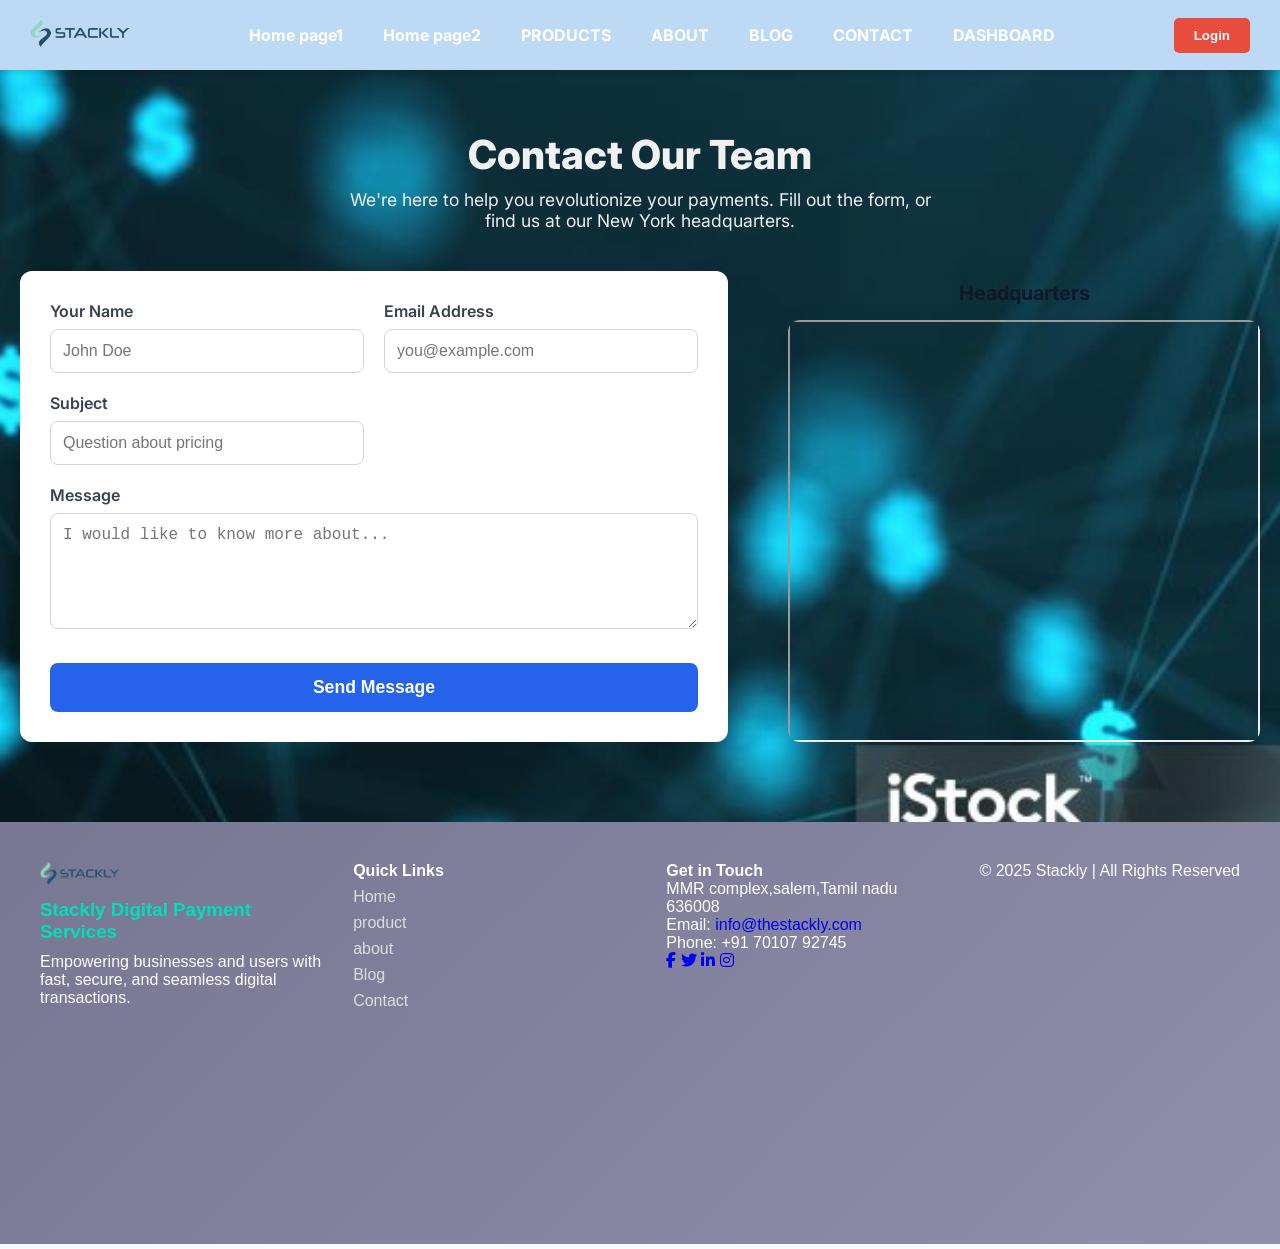
<file: contact.html>
<!DOCTYPE html>
<html lang="en">
  <head>
    <meta charset="UTF-8" />
    <meta name="viewport" content="width=device-width, initial-scale=1.0" />
    <title>Contact Us - Payment Application</title>
    <link
      href="https://fonts.googleapis.com/css2?family=Inter:wght@400;600;700;800;900&display=swap"
      rel="stylesheet"
    />
    <link rel="stylesheet" href="https://cdnjs.cloudflare.com/ajax/libs/font-awesome/6.5.0/css/all.min.css">
    <style>
      /* ------------------------------------------- */
      /* 1. GLOBAL & RESET */
      /* ------------------------------------------- */
      * {
        box-sizing: border-box;
        margin: 0;
        padding: 0;
      }
      body {
        font-family: "Inter", sans-serif;
        background-color: #f9fafb;
      }
      a {
        text-decoration: none;
      }

      
      
    body {
      background-image: url('./image1.jpg');
      background-size: cover;
      background-position: center;
      background-repeat: no-repeat;
    }
    


  

      

      /* ------------------------------------------- */
      /* 2. NAVBAR STYLES (Integrated) */
      /* ------------------------------------------- */

      .navbar {
        background-color: #bed9f3;
        display: flex;
        justify-content: space-between;
        align-items: center;
        padding: 10px 30px;
        box-shadow: 0 4px 6px rgba(0, 0, 0, 0.1);
      }
      .navbar .logo-img {
        height: 40px;
        width: auto;
        display: block;
      }
      .navbar .main-menu {
        list-style: none;
        display: flex;
      }
      .navbar .menu-item {
        position: relative;
      }
      .navbar .menu-item > a {
        display: block;
        color: white;
        padding: 15px 20px;
        transition: background-color 0.3s;
        font-weight: bold;
      }
      .navbar .menu-item > a:hover {
        background-color: #34495e;
      }
      .dropdown-content {
        display: none;
        position: absolute;
        top: 100%;
        left: 0;
        background-color: #34495e;
        min-width: 180px;
        z-index: 10;
        list-style: none;
        border-top: 3px solid #3498db;
      }
      .dropdown-content li a {
        color: white;
        padding: 12px 16px;
        display: block;
        transition: background-color 0.3s;
      }
      .dropdown-content li a:hover {
        background-color: #2980b9;
      }
      .navbar .menu-item.has-dropdown:hover .dropdown-content {
        display: block;
      }

      /* Login Button */
      .login-button {
        background-color: #e74c3c;
        color: white;
        border: none;
        padding: 10px 20px;
        cursor: pointer;
        border-radius: 5px;
        font-weight: bold;
        transition: background-color 0.3s;
      }
      .login-button:hover {
        background-color: #c0392b;
      }
      .menu-toggle {
        display: none;
        background: none;
        border: none;
        color: white;
        font-size: 28px;
        cursor: pointer;
      }

      /* Navbar Mobile Styles */
      @media (max-width: 900px) {
        .navbar {
          flex-wrap: wrap;
        }
        .navbar .login-button {
          order: 3;
          width: 100%;
          margin-top: 10px;
        }
        .navbar .menu-toggle {
          display: block;
        }
        .navbar .nav-links {
          width: 100%;
          display: none;
        }
        .navbar .nav-links.active {
          display: block;
        }
        .navbar .main-menu {
          flex-direction: column;
          width: 100%;
          margin-top: 10px;
        }
        .navbar .menu-item > a {
          text-align: left;
        }
        .dropdown-content {
          position: static;
          width: 100%;
          border-left: 5px solid #3498db;
          padding-left: 10px;
        }
        .dropdown-content li a {
          padding-left: 35px;
          background-color: #445970;
        }
        .navbar .menu-item.has-dropdown:hover .dropdown-content {
          display: none;
        }
      }

      /* ------------------------------------------- */
      /* 3. CONTACT PAGE STYLES */
      /* ------------------------------------------- */
      .contact-header-combined {
        max-width: 800px;
        margin: 60px auto 40px auto;
        padding: 0 20px;
        text-align: center;
      }
      .contact-title {
        font-size: 2.5rem;
        font-weight: 800;
        color: #f1f1f2;
        margin-bottom: 10px;
      }
      .contact-subtitle {
        font-size: 1.1rem;
        color: #edf0f5;
        max-width: 600px;
        margin: 0 auto;
      }

      /* --- GRID LAYOUT FOR FORM AND MAP --- */
      .form-map-grid {
        display: grid;
        /* Default: single column (stacked) on small screens */
        grid-template-columns: 1fr;
        gap: 40px;
        max-width: 1280px;
        margin: 0px auto 80px auto;
        padding: 0 20px;
      }

      /* Desktop Layout (Side-by-Side) */
      @media (min-width: 900px) {
        .form-map-grid {
          grid-template-columns: 3fr 2fr; /* Form 60%, Map 40% */
          gap: 60px;
          align-items: stretch;
        }
      }

      /* --- Form Styling --- */
      .contact-form-container {
        padding: 30px;
        background-color: #ffffff;
        border-radius: 12px;
        box-shadow: 0 10px 25px rgba(0, 0, 0, 0.05);
        height: 100%;
      }

      .contact-form {
        display: grid;
        grid-template-columns: 1fr 1fr;
        gap: 20px;
        width: 100%;
        text-align: left;
      }
      .form-group.large {
        grid-column: 1 / -1;
      }
      .form-group label {
        display: block;
        font-weight: 600;
        margin-bottom: 8px;
        color: #374151;
      }
      .form-group input,
      .form-group textarea {
        width: 100%;
        padding: 12px;
        border: 1px solid #d1d5db;
        border-radius: 8px;
        font-size: 1rem;
        transition: border-color 0.2s, box-shadow 0.2s;
      }
      .form-group input:focus,
      .form-group textarea:focus {
        border-color: #2563eb;
        outline: none;
        box-shadow: 0 0 0 3px rgba(37, 99, 235, 0.1);
      }
      .submit-button {
        grid-column: 1 / -1;
        background-color: #2563eb;
        color: white;
        border: none;
        padding: 14px 30px;
        cursor: pointer;
        border-radius: 8px;
        font-size: 1.1rem;
        font-weight: 600;
        transition: background-color 0.3s;
        margin-top: 10px;
      }
      .submit-button:hover {
        background-color: #1d4ed8;
      }
      @media (max-width: 600px) {
        .contact-form {
          grid-template-columns: 1fr;
        }
        .form-group.large,
        .submit-button {
          grid-column: auto;
        }
      }

      /* --- Map Styling --- */
      .map-column {
        display: flex;
        flex-direction: column;
        gap: 15px;
      }
      .map-label {
        font-size: 1.25rem;
        font-weight: 700;
        color: #111827;
        text-align: center;
        padding-top: 10px;
      }
      .map-container-wrapper {
        height: 100%;
        display: flex;
        flex-direction: column;
        flex-grow: 1;
        box-shadow: 0 10px 30px rgba(0, 0, 0, 0.1); /* Add shadow here */
        border-radius: 12px;
        overflow: hidden;
      }
      .map-container-wrapper iframe {
        width: 100%;
        height: 450px; /* Default height */
        min-height: 400px;
        display: block;
        flex-grow: 1; /* Allows it to fill the column height */
      }
      @media (min-width: 900px) {
        .map-container-wrapper iframe {
          height: 100%;
        }
      }

      /* Footer base */
.footer {
  background: linear-gradient(135deg, #777793, #8f8fac);
  color: white;
  padding: 40px 20px 20px;
  font-family: 'Poppins', sans-serif;
  position: relative;
}

/* Footer container layout */
.footer-container {
  display: flex;
  flex-wrap: wrap;
  justify-content: space-between;
  gap: 30px;
  max-width: 1200px;
  margin: auto;
}

/* Footer sections */
.footer-section {
  flex: 1;
  min-width: 250px;
}

/* Logo + About section */
.footer-logo {
  width: 80px;
  margin-bottom: 10px;
}
.footer h3 {
  margin-bottom: 10px;
  color: #00e0b8;
}

/* Links section */
.footer-section ul {
  list-style: none;
  padding: 0;
}
.footer-section ul li {
  margin: 8px 0;
}
.footer-section ul li a {
  text-decoration: none;
  color: #ddd;
  transition: color 0.3s;
}
.footer-section ul li a:hover {
  color: #00e0b8;
}

/* Contact + social */
.social-icons img {
  width: 24px;
  margin-right: 10px;
  transition: transform 0.3s;
}
.social-icons img:hover {
  transform: scale(1.2);
}

/* Footer bottom */
.footer-bottom {
  text-align: center;
  border-top: 1px solid rgba(255,255,255,0.2);
  padding-top: 15px;
  margin-top: 20px;
  font-size: 14px;
  color: rgba(255,255,255,0.8);
}


.footer {
  animation: fadeIn 1.5s ease;
}

@keyframes fadeIn {
  from { opacity: 0; transform: translateY(30px); }
  to { opacity: 1; transform: translateY(0); }
}




    </style>
  </head>
  <body>
    <!-- 1. NAVBAR (Integrated directly for reliability) -->
    <header>
      <nav class="navbar">
        <a href="index.html">
            <img src="./image.png" alt="Stackly Logo" style="width: 100px;">
          </a>
        <div class="nav-links">
          <ul class="main-menu">
            <li class="menu-item has-dropdown">
              <a href="index.html">Home page1</a>
              <!-- <ul class="dropdown-content">
                <li><a href="home2.html">HOME2</a></li>
              </ul>
            </li> -->
            <li class="menu-item"><a href="index1.html">Home page2</a></li>
            <li class="menu-item has-dropdown">
              <a href="products.html">PRODUCTS</a>
              <ul class="dropdown-content">
                <li><a href="product1.html">Stackly Pay</a></li>
                <li><a href="product2.html">Stackly Wallet</a></li>
                <li><a href="product3.html">Stackly Business API</a></li>
              </ul>
            </li>
            <li class="menu-item has-dropdown">
              <a href="about.html">ABOUT</a>
              <ul class="dropdown-content">
                <li><a href="about.html">About Us</a></li>
                <li><a href="memb.html">Members</a></li>
              </ul>
            </li>
            <li class="menu-item"><a href="blog.html">BLOG</a></li>
            <li class="menu-item"><a href="contact.html">CONTACT</a></li>
            <li class="menu-item"><a href="page1.html">DASHBOARD</a></li>
          </ul>
        </div>
        <a href="login.html"><button class="login-button">Login</button></a>
        <button class="menu-toggle" aria-label="Toggle navigation">
          &#9776;
        </button>
      </nav>
    </header>

    <main class="contact-page-main">
      <!-- Global Header for the Contact Page -->
      <div class="contact-header-combined">
        <h2 class="contact-title">Contact Our Team</h2>
        <p class="contact-subtitle">
          We're here to help you revolutionize your payments. Fill out the form,
          or find us at our New York headquarters.
        </p>
      </div>

      <!-- 2. Side-by-Side Content: Form and Map -->
      <section class="form-map-grid">
        <!-- Contact Form Column (60% width on desktop) -->
        <div class="contact-form-column">
          <div class="contact-form-container">
            <form class="contact-form" action="404E.html">
              <div class="form-group">
                <label for="name">Your Name</label
                ><input
                  type="text"
                  id="name"
                  name="name"
                  required
                  placeholder="John Doe"
                />
              </div>
              <div class="form-group">
                <label for="email">Email Address</label
                ><input
                  type="email"
                  id="email"
                  name="email"
                  required
                  placeholder="you@example.com"
                />
              </div>
              <div class="form-group">
                <label for="subject">Subject</label
                ><input
                  type="text"
                  id="subject"
                  name="subject"
                  required
                  placeholder="Question about pricing"
                />
              </div>
              <div class="form-group"></div>
              <!-- Spacer for form layout -->
              <div class="form-group large">
                <label for="message">Message</label>
                <textarea
                  id="message"
                  name="message"
                  rows="5"
                  required
                  placeholder="I would like to know more about..."
                ></textarea>
              </div>
              <button type="submit" class="submit-button">Send Message</button>
            </form>
          </div>
        </div>

        <!-- Google Map Column (40% width on desktop) -->
        <div class="map-column">
          <h3 class="map-label"> Headquarters</h3>
          <div class="map-container-wrapper">
            <!-- Embedded Google Map of New York -->
            <iframe
              src="https://www.google.com/maps?q=Salem%20Tamil%20Nadu&output=embed"
              title="stackly-salem"
              allowfullscreen=""
              loading="lazy"
              referrerpolicy="no-referrer-when-downgrade"
            ></iframe>
          </div>
        </div>
      </section>
    </main>
    

    <!-- 3. JAVASCRIPT FOR MOBILE TOGGLE -->
    <script>
      document.addEventListener("DOMContentLoaded", () => {
        const toggleButton = document.querySelector(".menu-toggle");
        const navLinks = document.querySelector(".nav-links");

        if (toggleButton && navLinks) {
          toggleButton.addEventListener("click", function () {
            navLinks.classList.toggle("active");
          });
        }
      });
    </script>
    <footer class="footer">
      <div class="footer-container">
    
        <!-- Column 1: Logo and About -->
        <div class="footer-section about">
          <img src="./image.png" alt="Stackly Logo" class="footer-logo">
          <h3>Stackly Digital Payment Services</h3>
          <p>Empowering businesses and users with fast, secure, and seamless digital transactions.</p>
        </div>
  
        
    
        <!-- Column 2: Quick Links -->
        <div class="footer-section links">
          <h4>Quick Links</h4>
          <ul>
            <li><a href="index.html">Home</a></li>
            <li><a href="product1.html">product </a></li>
            <li><a href="about.html">about</a></li>
            <li><a href="blog.html">Blog</a></li>
            <li><a href="contact.html">Contact</a></li>
          </ul>
        </div>
    
        <!-- Column 3: Contact -->
        <div class="footer-section contact">
          <h4>Get in Touch</h4>
          <p> MMR complex,salem,Tamil nadu 636008</p>
          <p>Email: <a href="mailto:support@stackly.com">info@thestackly.com</a></p>
          <p>Phone: +91 70107 92745</p>
  
          <div class="social-icons">
            <a href="404.html"><i class="fab fa-facebook-f"></i></a>
            <a href="404.html"><i class="fab fa-twitter"></i></a>
            <a href="404.html"><i class="fab fa-linkedin-in"></i></a>
            <a href="404.html"><i class="fab fa-instagram"></i></a>
          </div>
      
          <!-- <div class="social-icons">
              <a href="https://www.facebook.com/people/Stackly-Stackly/pfbid0JtGU9e9Lr3qi7T7zwqd7znjcKBFgJkRNUT9dkSAfVgj5Fea9cnwPDAaKFdqcZVvBl/?rdid=6mn5QnllxYJS3OSw&share_url=https%3A%2F%2Fwww.facebook.com%2Fshare%2F1BrqaZkJRe%2F"><i class="fab fa-facebook-f"></i></a>
              <a href="https://x.com/The_Stackly"><i class="fab fa-twitter"></i></a>
              <a href="https://www.linkedin.com/company/the-stackly/"><i class="fab fa-linkedin-in"></i></a>
              <a href="https://www.instagram.com/thestackly/#"><i class="fab fa-instagram"></i></a>
            </div> -->
                <iframe
                    src="https://www.google.com/maps?q=Salem%20Tamil%20Nadu&output=embed"
                    width="100%" height="250" style="border:0;" allowfullscreen="" loading="lazy">
                  </iframe>
              </div>
              <div class="copyright">
                <p>© 2025 Stackly | All Rights Reserved</p>
              </div>
          
            </footer>
    

  </body>
</html>
</file>
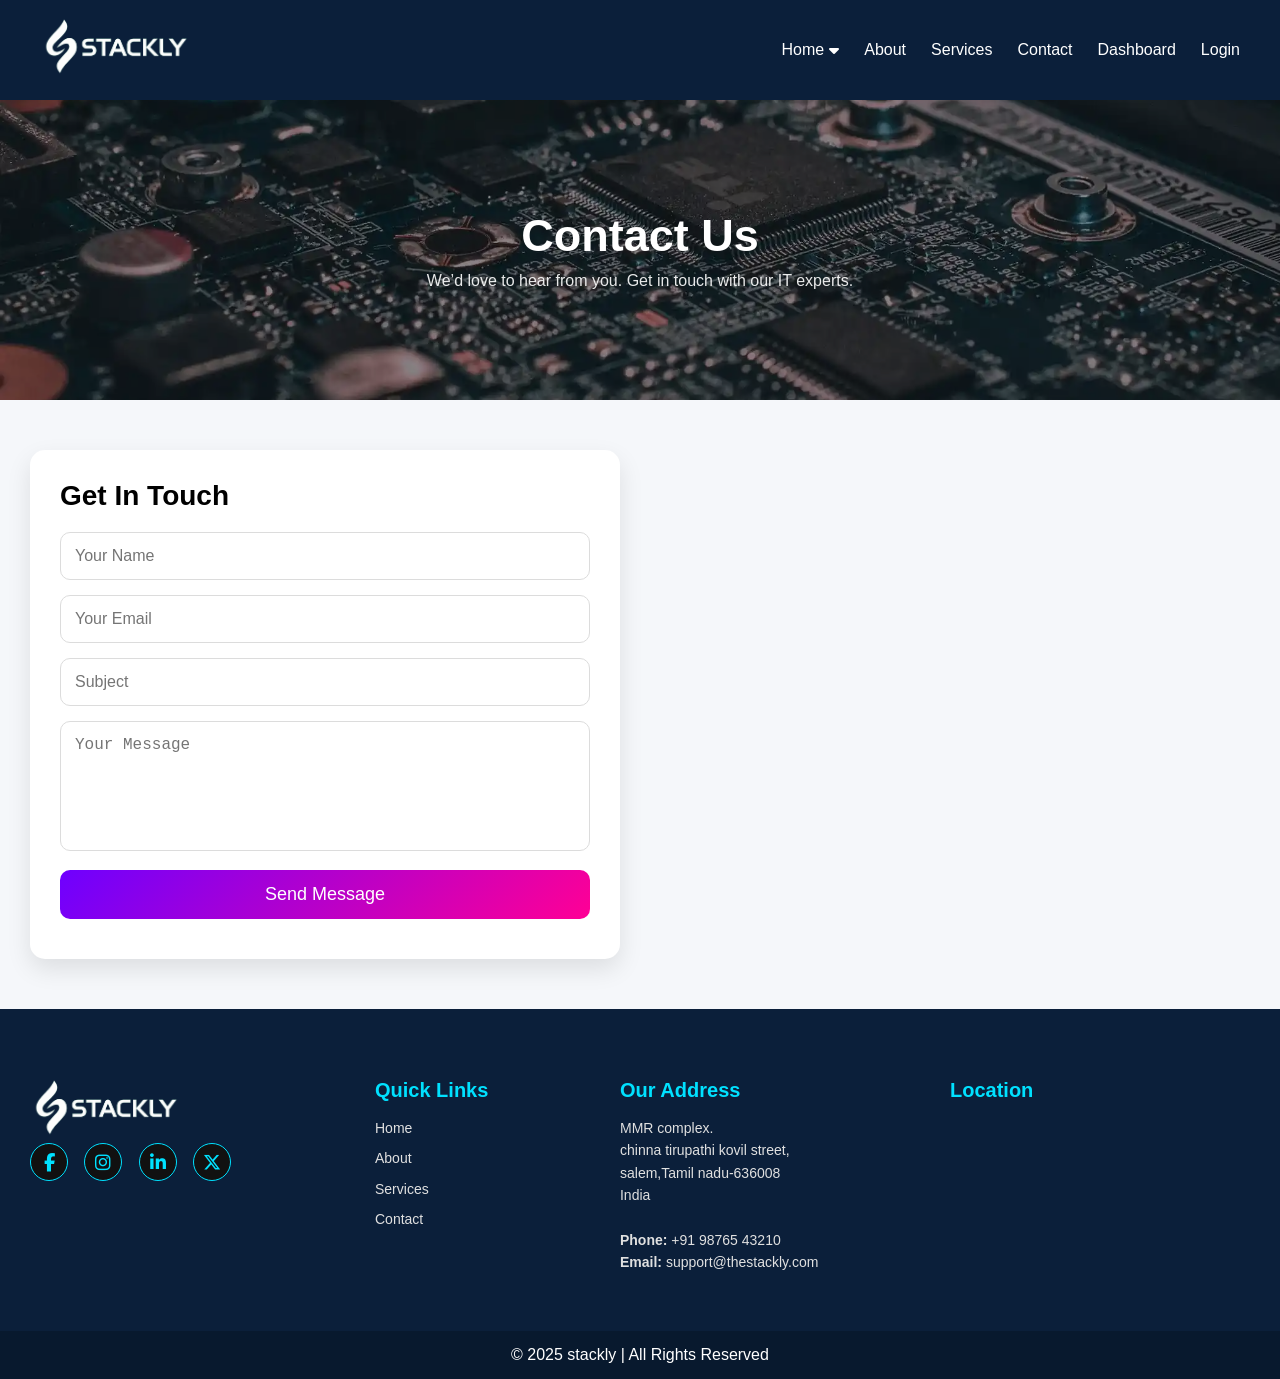
<file: contact1.html>
<!DOCTYPE html>
<html lang="en">
<head>
    <meta charset="UTF-8">
    <meta name="viewport" content="width=device-width, initial-scale=1.0">
    <title>Digital Payment</title>

    <!-- CSS Files -->
    
    
    <link rel="stylesheet" href="contact1.css">
    <link rel="stylesheet" href="https://cdnjs.cloudflare.com/ajax/libs/font-awesome/6.5.0/css/all.min.css">

</head>
<style>
    /* ================= GLOBAL ================= */
* {
    margin: 0;
    padding: 0;
    box-sizing: border-box;
}

body {
    font-family: "Poppins", sans-serif;
    background: #f5f7fa;
}

a { text-decoration: none; }

ul { list-style: none; }




/* ================= HEADER ================= */
.header {
    width: 100%;
    padding: 18px 40px;
    background: #0b1f3a;
    color: #fff;
    display: flex;
    justify-content: space-between;
    align-items: center;
}

.logo {
    font-size: 28px;
    font-weight: 700;
}

.logo span {
    color: #00d4ff;
}

.nav-links {
    display: flex;
    gap: 25px;
}

/* Dropdown Wrapper */
.dropdown {
    position: relative;
}

/* Dropdown Button */
.dropdown-btn {
    display: flex;
    align-items: center;
    gap: 5px;
}

/* Desktop Hover */
@media (min-width: 901px) {
    .dropdown:hover .dropdown-content {
        display: block;
    }
}

/* Dropdown Menu */
.dropdown-content {
    display: none;
    position: absolute;
    top: 38px;
    left: 0;
    background: #12274d;
    width: 160px;
    border-radius: 8px;
    padding: 10px 0;
    z-index: 999;
}

.dropdown-content li a {
    display: block;
    padding: 10px 15px;
    color: white;
}

.dropdown-content li a:hover {
    background: #0e1c33;
}

/* Toggle */
.menu-toggle {
    display: none;
    font-size: 28px;
    cursor: pointer;
}

li a{
    color:white;
}



/* ================= FOOTER ================= */
.footer {
    background: #0b1f3a;
    padding-top: 40px;
    color: white;
}

.footer-container {
    display: flex;
    justify-content: space-between;
    padding: 30px;
    flex-wrap: wrap;
}

/* Footer Boxes */
.footer-box h3 {
    margin-bottom: 15px;
    font-size: 20px;
    color: #00e1ff;
}

.footer-box p, 
.footer-box a {
    color: #e0e0e0;
    font-size: 14px;
    line-height: 1.6;
}

.footer-box ul {
    list-style: none;
}

.footer-box ul li {
    margin-bottom: 8px;
}

.footer-box ul li a {
    text-decoration: none;
    transition: 0.3s;
}

.footer-box ul li a:hover {
    color: #00e1ff;
}


.footer-bottom {
    text-align: center;
    background: #08192e;
    padding: 15px 0;
}

.footer-social a {
    display: inline-block;
    margin-right: 12px;
    font-size: 18px;
    width: 38px;
    height: 38px;
    text-align: center;
    line-height: 38px;
    border-radius: 50%;
    background: #111;
    color: #00e1ff;
    border: 1px solid #00e1ff;
    transition: 0.3s;
}

.footer-social a:hover {
    background: #00e1ff;
    color: #000;
    transform: translateY(-5px);
}

/* Map */
.footer-box iframe {
    width: 100%;
    height: 180px;
    border-radius: 10px;
    border: none;
}


/* ================= RESPONSIVE ================= */
@media (max-width: 900px) {

    .nav-links {
        display: none;
        flex-direction: column;
        background: #0b1f3a;
        position: absolute;
        top: 70px;
        right: 20px;
        width: 200px;
        padding: 20px;
        border-radius: 10px;
        z-index: 1000;
    }

    .menu-toggle {
        display: block;
    }

    .footer-box {
        width: 45%;
        margin-bottom: 30px;
    }
}

@media (max-width: 500px) {
    .footer-box {
        width: 100%;
    }
}





</style>
<body>
<!-- ================= HEADER ================= -->
<header class="header">

    <a href="home2.html">
        <img src="./white.webp" alt="Stackly Logo" style="height: 60px; ">
      </a>
      

    <!-- Navigation -->
    <nav class="navbar">
        <ul class="nav-links">

            <li class="dropdown">
                <a href="javascript:void(0)" class="dropdown-btn">Home <i class="fa-solid fa-caret-down"></i></a>
            
                <ul class="dropdown-content">
                    <li><a href="./index.html">Home 1</a></li>
                    <li><a href="./home2.html">Home 2</a></li>
                </ul>
            </li>

            <li><a href="./about1.html">About</a></li>
            <li><a href="./services1.html">Services</a></li>
            <li><a href="./contact1.html">Contact</a></li>
            <li><a href="./dashboard1.html">Dashboard</a></li>
            <li><a href="./login1.html">Login</a></li>
            


        </ul>
    </nav>


    

    <!-- Toggle -->
    <div class="menu-toggle" id="menu-toggle">
        <i class="fa-solid fa-bars"></i>
    </div>

</header>



    

    <!-- ================= CONTACT HERO ================= -->
<section class="contact-hero">
    <div class="contact-hero-overlay">
        <h1>Contact Us</h1>
        <p>We’d love to hear from you. Get in touch with our IT experts.</p>
    </div>
</section>

<!-- ================= CONTACT CONTAINER ================= -->
<section class="contact-container">
    <div class="contact-form-box">
        <h2>Get In Touch</h2>

        <form id="contactForm">
            <div class="input-box">
                <input type="text" id="name" placeholder="Your Name">
            </div>

            <div class="input-box">
                <input type="email" id="email" placeholder="Your Email">
            </div>

            <div class="input-box">
                <input type="text" id="subject" placeholder="Subject">
            </div>

            <div class="input-box">
                <textarea id="message" placeholder="Your Message"></textarea>
            </div>

            <button type="submit" class="contact-btn">Send Message</button>

            <p id="error-msg" class="error-msg"></p>
        </form>
    </div>

    <div class="contact-map">
        <iframe 
            src="https://www.google.com/maps?q=Salem%20Tamil%20Nadu&output=embed"
            allowfullscreen="" 
            loading="lazy">
        </iframe>
    </div>
</section>



<!-- <footer> -->
    <footer class="footer">
        <div class="footer-container">
    
            <!-- Logo / About -->
            <div class="footer-box">
                <img src="./white.webp" alt="Stackly Logo" class="footer-logo"  style="height:60px;">
   
               
                <!-- <p>We deliver secure, scalable and innovative IT services for global businesses.</p><br> -->
    
                <!-- Social Icons -->
                <div class="footer-social">
                    <a href="./404.html"><i class="fa-brands fa-facebook-f"></i></a>
                    <a href="./404.html"><i class="fa-brands fa-instagram"></i></a>
                    <a href="./404.html"><i class="fa-brands fa-linkedin-in"></i></a>
                    <a href="./404.html"><i class="fa-brands fa-x-twitter"></i></a>
                </div>
            </div>
    
            <!-- Quick Links -->
            <div class="footer-box">
                <h3>Quick Links</h3>
                <ul>
                    <li><a href="./home2.html">Home </a></li>
                    <li><a href="./about1.html">About</a></li>
                    <li><a href="./services1.html">Services</a></li>
                   
                    <li><a href="./contact1.html">Contact</a></li>
                </ul>
            </div>
    
            <!-- Address -->
            <div class="footer-box">
                <h3>Our Address</h3>
                <p>
                    MMR complex.<br>
                    chinna tirupathi kovil street,<br>
                    salem,Tamil nadu-636008<br>
                    <!-- Bengaluru, Karnataka – 560066<br> -->
                    India<br><br>
    
                    <strong>Phone:</strong> +91 98765 43210<br>
                    <strong>Email:</strong> support@thestackly.com
                </p>
            </div>
    
            <!-- Google Map -->
            <div class="footer-box">
                <h3>Location</h3>
                <iframe 
                src="https://www.google.com/maps?q=Salem%20Tamil%20Nadu&output=embed"
                    allowfullscreen="" 
                    loading="lazy">
                </iframe>
            </div>
    
        </div>
    
        <div class="footer-bottom">
            <p>© 2025 stackly | All Rights Reserved</p>
        </div>
    </footer>
    
    <!-- Script -->
    <script src="responsive.js"></script>
    <script src="contact1.js"></script>
    





    <!-- Script -->
   
    <script>
        // CONTACT FORM VALIDATION + 404 REDIRECT
document.getElementById("contactForm").addEventListener("submit", function(e) {
    e.preventDefault();

    let name = document.getElementById("name").value.trim();
    let email = document.getElementById("email").value.trim();
    let subject = document.getElementById("subject").value.trim();
    let message = document.getElementById("message").value.trim();

    let errorMsg = document.getElementById("error-msg");

    if (name === "" || email === "" || subject === "" || message === "") {
        errorMsg.innerText = "Please fill all details.";
        return;
    }

    // Redirect to your 404 page
    window.location.href = "404.html";
});

// TOGGLE MENU
const toggleBtn = document.getElementById("menu-toggle");
const navLinks = document.querySelector(".nav-links");

toggleBtn.addEventListener("click", () => {
    if (navLinks.style.display === "flex") {
        navLinks.style.display = "none";
    } else {
        navLinks.style.display = "flex";
    }
});

// MOBILE DROPDOWN CLICK
const dropdownBtn = document.querySelector(".dropdown-btn");
const dropdownMenu = document.querySelector(".dropdown-content");

dropdownBtn.addEventListener("click", (e) => {
    e.preventDefault(); 
    dropdownMenu.style.display =
        dropdownMenu.style.display === "block" ? "none" : "block";
});





    </script>
    

</body>
</html>
</file>
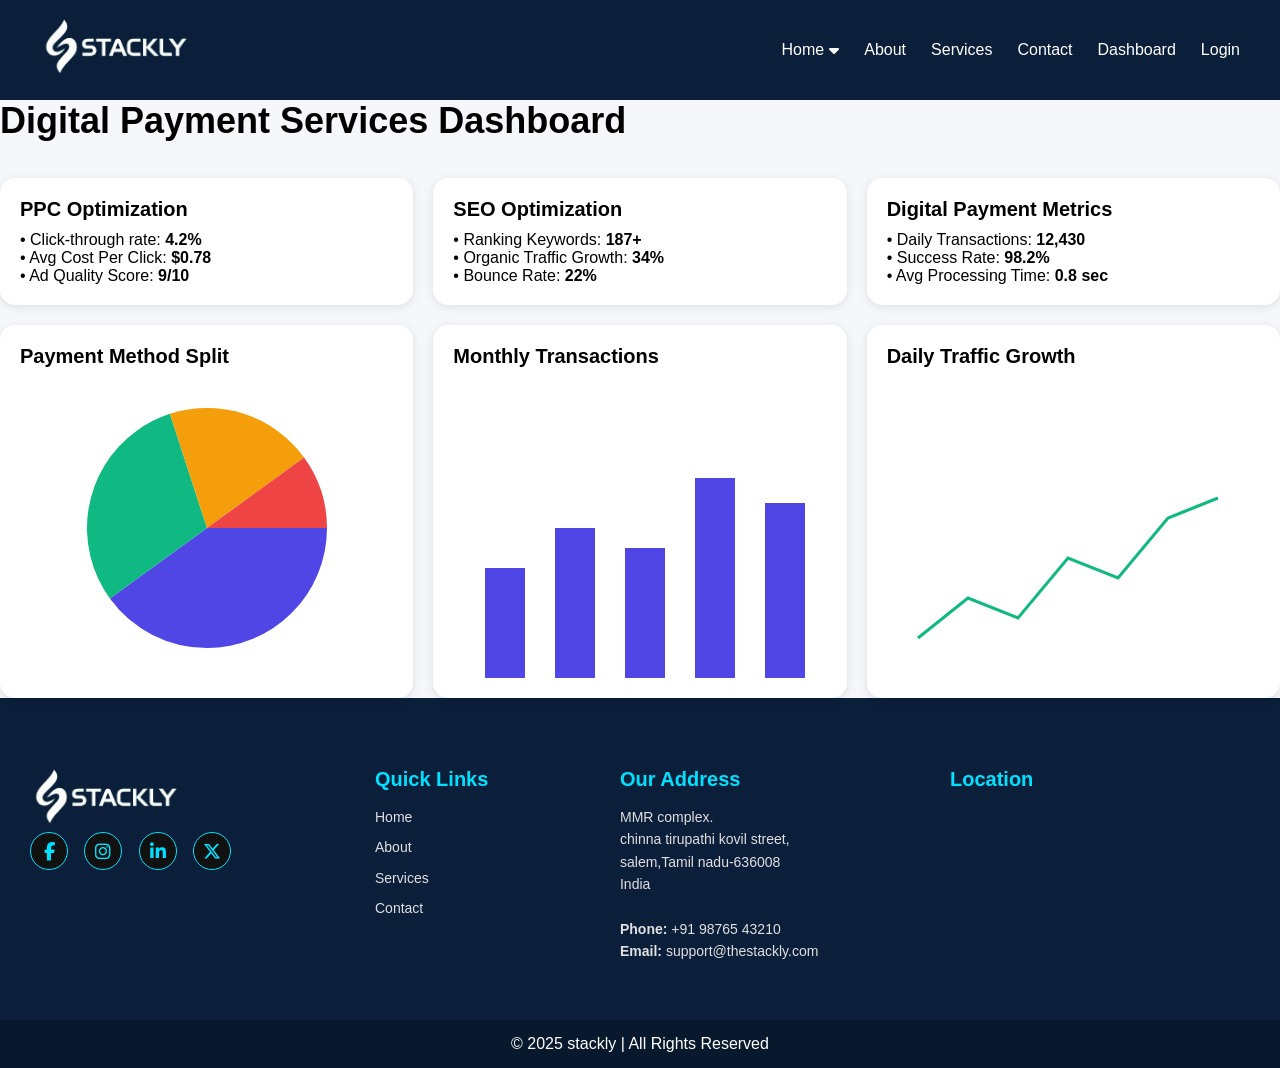
<file: dashboard1.html>
<!DOCTYPE html>
<html lang="en">
<head>
    <meta charset="UTF-8">
    <meta name="viewport" content="width=device-width, initial-scale=1.0">
    <title>Digital Payment</title>

    <!-- CSS Files -->
    
    
   
    <link rel="stylesheet" href="https://cdnjs.cloudflare.com/ajax/libs/font-awesome/6.5.0/css/all.min.css">

</head>
<style>
    /* ================= GLOBAL ================= */
* {
    margin: 0;
    padding: 0;
    box-sizing: border-box;
}

body {
    font-family: "Poppins", sans-serif;
    background: #f5f7fa;
}

a { text-decoration: none; }

ul { list-style: none; }




/* ================= HEADER ================= */
.header {
    width: 100%;
    padding: 18px 40px;
    background: #0b1f3a;
    color: #fff;
    display: flex;
    justify-content: space-between;
    align-items: center;
}

.logo {
    font-size: 28px;
    font-weight: 700;
}

.logo span {
    color: #00d4ff;
}

.nav-links {
    display: flex;
    gap: 25px;
}

/* Dropdown Wrapper */
.dropdown {
    position: relative;
}

/* Dropdown Button */
.dropdown-btn {
    display: flex;
    align-items: center;
    gap: 5px;
}

/* Desktop Hover */
@media (min-width: 901px) {
    .dropdown:hover .dropdown-content {
        display: block;
    }
}

/* Dropdown Menu */
.dropdown-content {
    display: none;
    position: absolute;
    top: 38px;
    left: 0;
    background: #12274d;
    width: 160px;
    border-radius: 8px;
    padding: 10px 0;
    z-index: 999;
}

.dropdown-content li a {
    display: block;
    padding: 10px 15px;
    color: white;
}

.dropdown-content li a:hover {
    background: #0e1c33;
}

/* Toggle */
.menu-toggle {
    display: none;
    font-size: 28px;
    cursor: pointer;
}

li a{
    color:white;
}



/* ================= FOOTER ================= */
.footer {
    background: #0b1f3a;
    padding-top: 40px;
    color: white;
}

.footer-container {
    display: flex;
    justify-content: space-between;
    padding: 30px;
    flex-wrap: wrap;
}

/* Footer Boxes */
.footer-box h3 {
    margin-bottom: 15px;
    font-size: 20px;
    color: #00e1ff;
}

.footer-box p, 
.footer-box a {
    color: #e0e0e0;
    font-size: 14px;
    line-height: 1.6;
}

.footer-box ul {
    list-style: none;
}

.footer-box ul li {
    margin-bottom: 8px;
}

.footer-box ul li a {
    text-decoration: none;
    transition: 0.3s;
}

.footer-box ul li a:hover {
    color: #00e1ff;
}


.footer-bottom {
    text-align: center;
    background: #08192e;
    padding: 15px 0;
}

.footer-social a {
    display: inline-block;
    margin-right: 12px;
    font-size: 18px;
    width: 38px;
    height: 38px;
    text-align: center;
    line-height: 38px;
    border-radius: 50%;
    background: #111;
    color: #00e1ff;
    border: 1px solid #00e1ff;
    transition: 0.3s;
}

.footer-social a:hover {
    background: #00e1ff;
    color: #000;
    transform: translateY(-5px);
}

/* Map */
.footer-box iframe {
    width: 100%;
    height: 180px;
    border-radius: 10px;
    border: none;
}


/* ================= RESPONSIVE ================= */
@media (max-width: 900px) {

    .nav-links {
        display: none;
        flex-direction: column;
        background: #0b1f3a;
        position: absolute;
        top: 70px;
        right: 20px;
        width: 200px;
        padding: 20px;
        border-radius: 10px;
        z-index: 1000;
    }

    .menu-toggle {
        display: block;
    }

    .footer-box {
        width: 45%;
        margin-bottom: 30px;
    }
}

@media (max-width: 500px) {
    .footer-box {
        width: 100%;
    }
}






/* ======================
   DASHBOARD GRID
====================== */
.dashboard {
  display: grid;
  grid-template-columns: repeat(3, 1fr);
  gap: 20px;
}

.card {
  background: #fff;
  padding: 20px;
  border-radius: 14px;
  box-shadow: 0px 2px 10px rgba(0,0,0,0.1);
}

/* Title */
.card h3 {
  margin-bottom: 15px;
  font-size: 20px;
  font-weight: 600;
}

/* ======================
   RESPONSIVE
====================== */

/* Tablet */
@media (max-width: 992px) {
  .dashboard {
    grid-template-columns: repeat(2, 1fr);
  }
}

/* Mobile */
@media (max-width: 600px) {
  .dashboard {
    grid-template-columns: 1fr;
  }
}


/* ======================
   DASHBOARD GRID
====================== */
.dashboard {
  display: grid;
  grid-template-columns: repeat(3, 1fr);
  gap: 20px;
}

.card {
  background: #fff;
  padding: 20px;
  border-radius: 15px;
  box-shadow: 0px 2px 10px rgba(0,0,0,0.1);
}

.card h3 {
  margin-bottom: 10px;
  font-size: 20px;
  font-weight: 600;
}

/* Keep charts centered */
canvas {
  display: block;
  margin: auto;
}

/* ======================
   DESKTOP VIEW (Default)
   1024px and above
====================== */
@media (min-width: 1024px) {
  .dashboard {
    grid-template-columns: repeat(3, 1fr);
  }
  h1 {
    font-size: 36px;
  }
}

/* ======================
   TABLET VIEW
   768px - 1023px
====================== */
@media (max-width: 1023px) and (min-width: 768px) {
  .dashboard {
    grid-template-columns: repeat(2, 1fr);
  }

  h1 {
    font-size: 30px;
  }

  .card {
    padding: 18px;
  }

  canvas {
    width: 95% !important;
    height: auto !important;
  }
}

/* ======================
   MOBILE VIEW
   0px - 767px
====================== */
@media (max-width: 767px) {
  .dashboard {
    grid-template-columns: 1fr;
  }

  h1 {
    font-size: 26px;
  }

  .card {
    padding: 15px;
  }

  .card h3 {
    font-size: 18px;
  }

  canvas {
    width: 100% !important;
    height: auto !important;
  }
}

</style>
</head>

<body>

    <!-- ================= HEADER ================= -->
<header class="header">

    <a href="home2.html">
        <img src="./white.webp" alt="Stackly Logo" style="height: 60px; ">
      </a>
      

    <!-- Navigation -->
    <nav class="navbar">
        <ul class="nav-links">

            <li class="dropdown">
                <a href="javascript:void(0)" class="dropdown-btn">Home <i class="fa-solid fa-caret-down"></i></a>
            
                <ul class="dropdown-content">
                    <li><a href="./index.html">Home 1</a></li>
                    <li><a href="./home2.html">Home 2</a></li>
                </ul>
            </li>

            <li><a href="./about1.html">About</a></li>
            <li><a href="./services1.html">Services</a></li>
            <li><a href="./contact1.html">Contact</a></li>
            <li><a href="./dashboard1.html">Dashboard</a></li>
            <li><a href="./login1.html">Login</a></li>
            


        </ul>
    </nav>


    

    <!-- Toggle -->
    <div class="menu-toggle" id="menu-toggle">
        <i class="fa-solid fa-bars"></i>
    </div>

</header>



    


<h1>Digital Payment Services Dashboard</h1><br><br>


<!-- DASHBOARD -->
<div class="dashboard">

  <!-- Overview Cards -->
  <div class="card">
    <h3>PPC Optimization</h3>
    <p>• Click-through rate: <strong>4.2%</strong></p>
    <p>• Avg Cost Per Click: <strong>$0.78</strong></p>
    <p>• Ad Quality Score: <strong>9/10</strong></p>
  </div>

  <div class="card">
    <h3>SEO Optimization</h3>
    <p>• Ranking Keywords: <strong>187+</strong></p>
    <p>• Organic Traffic Growth: <strong>34%</strong></p>
    <p>• Bounce Rate: <strong>22%</strong></p>
  </div>

  <div class="card">
    <h3>Digital Payment Metrics</h3>
    <p>• Daily Transactions: <strong>12,430</strong></p>
    <p>• Success Rate: <strong>98.2%</strong></p>
    <p>• Avg Processing Time: <strong>0.8 sec</strong></p>
  </div>

  <!-- PIE CHART -->
  <div class="card">
    <h3>Payment Method Split</h3>
    <canvas id="pieChart" width="300" height="300"></canvas>
  </div>

  <!-- BAR CHART -->
  <div class="card">
    <h3>Monthly Transactions</h3>
    <canvas id="barChart" width="350" height="300"></canvas>
  </div>

  <!-- LINE GRAPH -->
  <div class="card">
    <h3>Daily Traffic Growth</h3>
    <canvas id="lineChart" width="350" height="300"></canvas>
  </div>

</div>

<!-- STATIC CHARTS (NO ANIMATION) -->
<script>
/* ======================
   STATIC PIE CHART
====================== */
const pieCanvas = document.getElementById("pieChart");
const pieCtx = pieCanvas.getContext("2d");

// Values
const pieData = [40, 30, 20, 10];
const colors = ["#4f46e5", "#10b981", "#f59e0b", "#ef4444"];

let startAngle = 0;

pieData.forEach((value, index) => {
  const sliceAngle = (value / 100) * 2 * Math.PI;
  pieCtx.beginPath();
  pieCtx.moveTo(150, 150);
  pieCtx.arc(150, 150, 120, startAngle, startAngle + sliceAngle);
  pieCtx.closePath();
  pieCtx.fillStyle = colors[index];
  pieCtx.fill();
  startAngle += sliceAngle;
});

/* ======================
   STATIC BAR CHART
====================== */
const bar = document.getElementById("barChart");
const barCtx = bar.getContext("2d");

const barData = [220, 300, 260, 400, 350, 500];
const barWidth = 40;
const gap = 30;
let x = 20;

barData.forEach(value => {
  barCtx.fillStyle = "#4f46e5";
  barCtx.fillRect(x, 300 - value / 2, barWidth, value / 2);
  x += barWidth + gap;
});

/* ======================
   STATIC LINE GRAPH
====================== */
const line = document.getElementById("lineChart");
const ltx = line.getContext("2d");

const points = [40, 80, 60, 120, 100, 160, 180];
ltx.beginPath();
ltx.moveTo(20, 300 - points[0]);

points.forEach((p, i) => {
  ltx.lineTo(20 + i * 50, 300 - p);
});

ltx.strokeStyle = "#10b981";
ltx.lineWidth = 3;
ltx.stroke();

</script>
<!-- <footer> -->
    <footer class="footer">
        <div class="footer-container">
    
            <!-- Logo / About -->
            <div class="footer-box">
                <img src="./white.webp" alt="Stackly Logo" class="footer-logo"  style="height:60px;">
   
               
                <!-- <p>We deliver secure, scalable and innovative IT services for global businesses.</p><br> -->
    
                <!-- Social Icons -->
                <div class="footer-social">
                    <a href="./404.html"><i class="fa-brands fa-facebook-f"></i></a>
                    <a href="./404.html"><i class="fa-brands fa-instagram"></i></a>
                    <a href="./404.html"><i class="fa-brands fa-linkedin-in"></i></a>
                    <a href="./404.html"><i class="fa-brands fa-x-twitter"></i></a>
                </div>
            </div>
    
            <!-- Quick Links -->
            <div class="footer-box">
                <h3>Quick Links</h3>
                <ul>
                    <li><a href="./home2.html">Home </a></li>
                    <li><a href="./about1.html">About</a></li>
                    <li><a href="./services1.html">Services</a></li>
                   
                    <li><a href="./contact1.html">Contact</a></li>
                </ul>
            </div>
    
            <!-- Address -->
            <div class="footer-box">
                <h3>Our Address</h3>
                <p>
                    MMR complex.<br>
                    chinna tirupathi kovil street,<br>
                    salem,Tamil nadu-636008<br>
                    <!-- Bengaluru, Karnataka – 560066<br> -->
                    India<br><br>
    
                    <strong>Phone:</strong> +91 98765 43210<br>
                    <strong>Email:</strong> support@thestackly.com
                </p>
            </div>
    
            <!-- Google Map -->
            <div class="footer-box">
                <h3>Location</h3>
                <iframe 
                src="https://www.google.com/maps?q=Salem%20Tamil%20Nadu&output=embed"
                    allowfullscreen="" 
                    loading="lazy">
                </iframe>
            </div>
    
        </div>
    
        <div class="footer-bottom">
            <p>© 2025 stackly | All Rights Reserved</p>
        </div>
    </footer>
    
    <!-- Script -->
    <script src="responsive.js"></script>
    <script src="contact1.js"></script>
    





    <!-- Script -->
   <script>
    

// TOGGLE MENU
const toggleBtn = document.getElementById("menu-toggle");
const navLinks = document.querySelector(".nav-links");

toggleBtn.addEventListener("click", () => {
    if (navLinks.style.display === "flex") {
        navLinks.style.display = "none";
    } else {
        navLinks.style.display = "flex";
    }
});

// MOBILE DROPDOWN CLICK
const dropdownBtn = document.querySelector(".dropdown-btn");
const dropdownMenu = document.querySelector(".dropdown-content");

dropdownBtn.addEventListener("click", (e) => {
    e.preventDefault(); 
    dropdownMenu.style.display =
        dropdownMenu.style.display === "block" ? "none" : "block";
});





    </script>
    

</body>
</html>





</body>
</html>
</file>
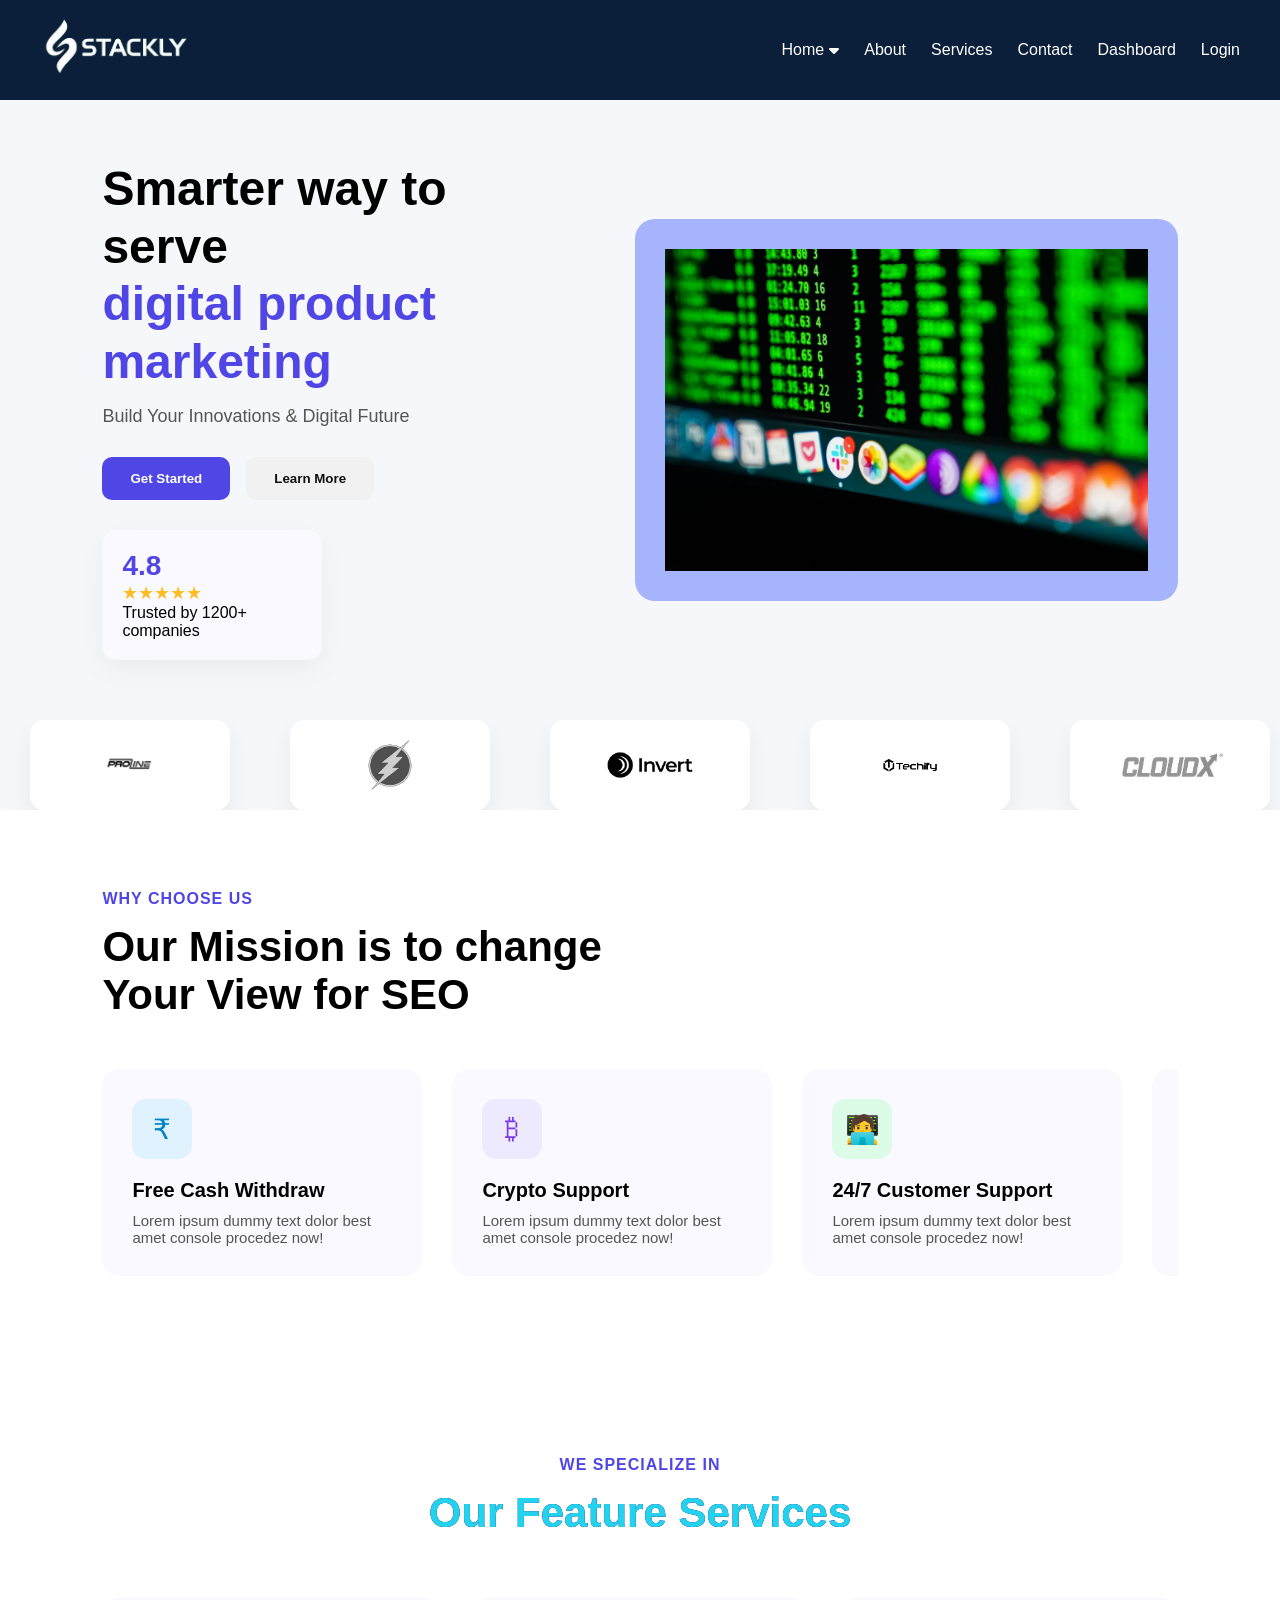
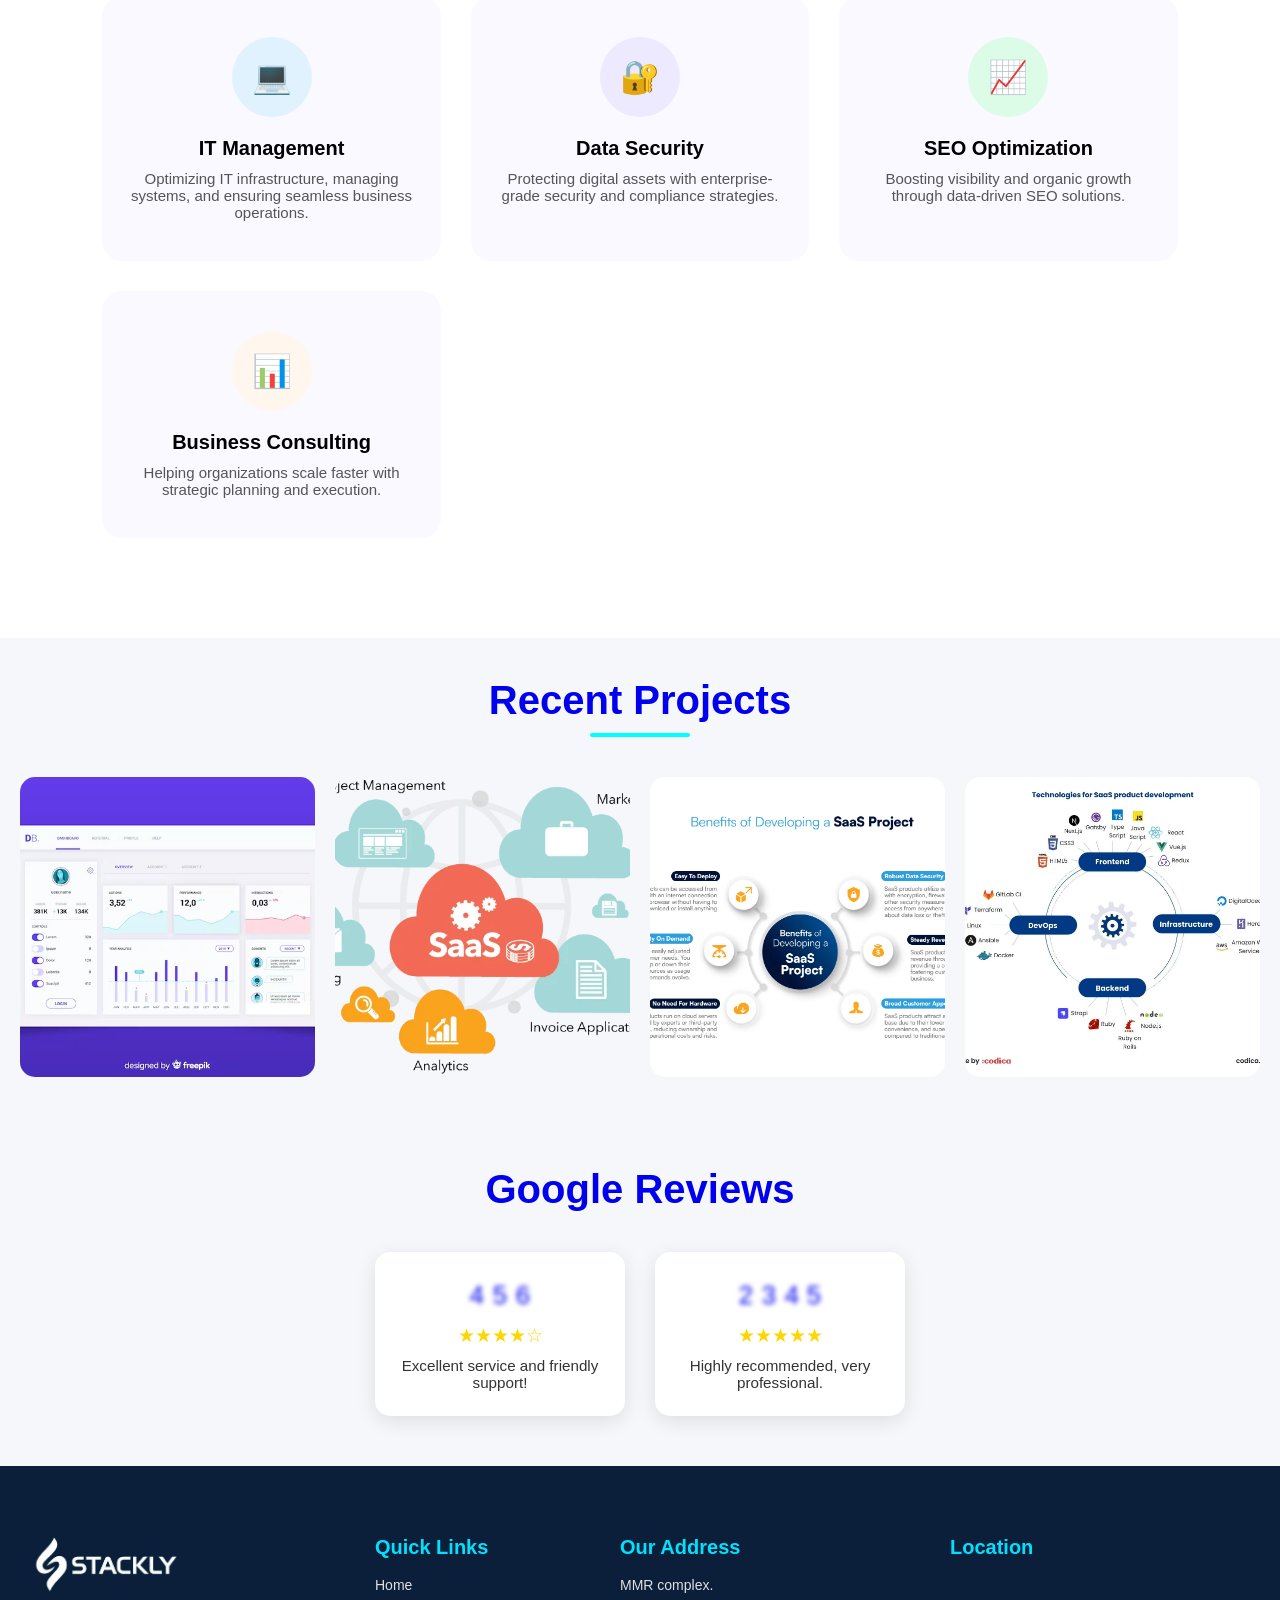
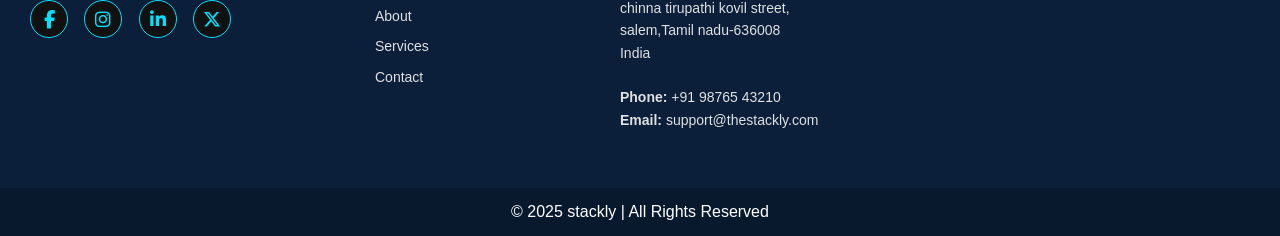
<file: home2.html>
<!DOCTYPE html>
<html lang="en">
<head>
    <meta charset="UTF-8">
    <meta name="viewport" content="width=device-width, initial-scale=1.0">
    <title>Digital Payment SAAS</title>
    <!-- CSS Files -->
    <link rel="stylesheet" href="./style1.css">
    
    <link rel="stylesheet" href="https://cdnjs.cloudflare.com/ajax/libs/font-awesome/6.5.0/css/all.min.css">
</head>
<body>
    <!-- ================= HEADER ================= -->
    <header class="header">
        <a href="home2.html">   
            <img src="./white.webp" alt="Stackly Logo" style="height: 60px; ">
          </a> 
        <!-- div class="logo">Tech<span>Solutions</span></div> -->

        <!-- Navigation -->
        <nav class="navbar">
            <ul class="nav-links" >

                <li class="dropdown">
                    <a href="javascript:void(0)" class="dropdown-btn">Home <i class="fa-solid fa-caret-down"></i></a>
                
                    <ul class="dropdown-content">
                        <li><a href="./index.html">Home 1</a></li>
                        <li><a href="./home2.html">Home 2</a></li>
                    </ul>
                </li>
              
                <li><a href="./about1.html">About</a></li>
                <li><a href="./services1.html">Services</a></li>
                <li><a href="./contact1.html">Contact</a></li>
                <li><a href="./dashboard1.html">Dashboard</a></li>
                <li><a href="./login1.html">Login</a></li>
                

            </ul>
        </nav>

        <!-- Toggle -->
        <div class="menu-toggle" id="menu-toggle">
            <i class="fa-solid fa-bars"></i>
        </div>

    </header>
    <style>
        /* ================= GLOBAL ================= */
* {
    margin: 0;
    padding: 0;
    box-sizing: border-box;
}

body {
    font-family: "Poppins", sans-serif;
    background: #f5f7fa;
}

a { text-decoration: none; }

ul { list-style: none; }




/* ================= HEADER ================= */
.header {
    width: 100%;
    padding: 18px 40px;
    background: #0b1f3a;
    color: #fff;
    display: flex;
    justify-content: space-between;
    align-items: center;
}

.logo {
    font-size: 28px;
    font-weight: 700;
}

.logo span {
    color: #00d4ff;
}

.nav-links {
    display: flex;
    gap: 25px;
}

/* Dropdown Wrapper */
.dropdown {
    position: relative;
}

/* Dropdown Button */
.dropdown-btn {
    display: flex;
    align-items: center;
    gap: 5px;
}

/* Desktop Hover */
@media (min-width: 901px) {
    .dropdown:hover .dropdown-content {
        display: block;
    }
}

/* Dropdown Menu */
.dropdown-content {
    display: none;
    position: absolute;
    top: 38px;
    left: 0;
    background: #12274d;
    width: 160px;
    border-radius: 8px;
    padding: 10px 0;
    z-index: 999;
}

.dropdown-content li a {
    display: block;
    padding: 10px 15px;
    color: white;
}

.dropdown-content li a:hover {
    background: #0e1c33;
}

/* Toggle */
.menu-toggle {
    display: none;
    font-size: 28px;
    cursor: pointer;
}

li a{
    color:white;
}



/* ================= FOOTER ================= */
.footer {
    background: #0b1f3a;
    padding-top: 40px;
    color: white;
}

.footer-container {
    display: flex;
    justify-content: space-between;
    padding: 30px;
    flex-wrap: wrap;
}

/* Footer Boxes */
.footer-box h3 {
    margin-bottom: 15px;
    font-size: 20px;
    color: #00e1ff;
}

.footer-box p, 
.footer-box a {
    color: #e0e0e0;
    font-size: 14px;
    line-height: 1.6;
}

.footer-box ul {
    list-style: none;
}

.footer-box ul li {
    margin-bottom: 8px;
}

.footer-box ul li a {
    text-decoration: none;
    transition: 0.3s;
}

.footer-box ul li a:hover {
    color: #00e1ff;
}


.footer-bottom {
    text-align: center;
    background: #08192e;
    padding: 15px 0;
}

.footer-social a {
    display: inline-block;
    margin-right: 12px;
    font-size: 18px;
    width: 38px;
    height: 38px;
    text-align: center;
    line-height: 38px;
    border-radius: 50%;
    background: #111;
    color: #00e1ff;
    border: 1px solid #00e1ff;
    transition: 0.3s;
}

.footer-social a:hover {
    background: #00e1ff;
    color: #000;
    transform: translateY(-5px);
}

/* Map */
.footer-box iframe {
    width: 100%;
    height: 180px;
    border-radius: 10px;
    border: none;
}


/* ================= RESPONSIVE ================= */
@media (max-width: 900px) {

    .nav-links {
        display: none;
        flex-direction: column;
        background: #0b1f3a;
        position: absolute;
        top: 70px;
        right: 20px;
        width: 200px;
        padding: 20px;
        border-radius: 10px;
        z-index: 1000;
    }

    .menu-toggle {
        display: block;
    }

    .footer-box {
        width: 45%;
        margin-bottom: 30px;
    }
}

@media (max-width: 500px) {
    .footer-box {
        width: 100%;
    }
}

.hero-actions {
  display: flex;
  gap: 16px;
  position: relative;
  z-index: 10;            /* fixes overlay issues */
}

/* BUTTON BASE */
.btn {
  padding: 14px 28px;
  border-radius: 10px;
  font-weight: 600;
  border: none;
  cursor: pointer;
  pointer-events: auto;  /* ensure clickable */
  transition: all 0.3s ease;
}

/* PRIMARY */
.btn-primary {
  background: #4f46e5;
  color: #fff;
}

/* SECONDARY */
.btn-secondary {
  background: #f1f1f1;
  color: #111;
}

/* HOVER */
.btn:hover {
  transform: translateY(-3px);
  box-shadow: 0 10px 25px rgba(0,0,0,0.15);
}

/* 📱 MOBILE */
@media (max-width: 768px) {
  .hero-actions {
    justify-content: center;
    flex-wrap: wrap;
  }

  .btn {
    width: 100%;
    max-width: 260px;
  }
}



.hero-actions {
  position: relative;
  z-index: 9999;       /* bring to very top */
  pointer-events: auto;
}

.hero-actions * {
  pointer-events: auto;
}

/* VERY IMPORTANT */
.hero,
.hero-content {
  position: relative;
  z-index: 2;
}

/* BLOCK CLICK-STEALING ELEMENTS */
.hero-visual,
.hero-visual *,
.visual-wrapper,
.visual-wrapper * {
  pointer-events: none;
}


    </style>

<body>

    <section class="hero">
        <div class="hero-content">
          <h1>
            Smarter way to serve <br>
            <span>digital product marketing</span>
          </h1>
      
          <p class="subtitle">
            Build Your Innovations & Digital Future
          </p>
      
          <div class="hero-actions">
            <button class="btn btn-primary" data-link="./404.html">Get Started</button>
            <button class="btn btn-secondary" data-link="./404.html">Learn More</button>
          </div>
          
          
      
          <div class="rating-card">
            <div class="rating">
              <h3>4.8</h3>
              <span>★★★★★</span>
            </div>
            <p>Trusted by 1200+ companies</p>
          </div>
        </div>
      
        <div class="hero-visual">
          <img src="./saas.webp" alt="SaaS Illustration">
        </div>
      </section>


      <section class="trusted-section">
        <!-- <h2><b>THOUSANDS OF COMPANIES TRUSTED US</b></h2> -->
      
        <div class="logo-marquee">
          <div class="logo-track">
            <!-- LOGO ITEMS (DUPLICATED FOR LOOP) -->
            
            <!-- <div class="logo-item">Proline</div> -->
            <div class="logo-item">
                <img src="./proline.webp" alt="Glossy Logo">
              </div>
              
            <!--  <div class="logo-item">Flash</div> -->
            <div class="logo-item">
                <img src="./flash.webp" alt="Glossy Logo">
              </div>
                
            <!-- <div class="logo-item">Invert</div> -->
            <div class="logo-item">
                <img src="./invert.webp" alt="Glossy Logo">
              </div>
            <!-- <div class="logo-item">Techify</div> -->
            <div class="logo-item">
                <img src="./techify.webp" alt="Glossy Logo">
              </div>
            <!-- <div class="logo-item">CloudX</div> --> 
            <div class="logo-item">
                <img src="./cloudx.webp" alt="Glossy Logo">
              </div>
      
            <!-- duplicate -->
            <!-- <div class="logo-item">Proline</div> -->
            <div class="logo-item">
                <img src="./proline.webp" alt="Glossy Logo">
              </div>
              
            <!--  <div class="logo-item">Flash</div> -->
            <div class="logo-item">
                <img src="./flash.webp" alt="Glossy Logo">
              </div>
                
            <!-- <div class="logo-item">Invert</div> -->
            <div class="logo-item">
                <img src="./invert.webp" alt="Glossy Logo">
              </div>
            <!-- <div class="logo-item">Techify</div> -->
            <div class="logo-item">
                <img src="./techify.webp" alt="Glossy Logo">
              </div>
            <!-- <div class="logo-item">CloudX</div> --> 
            <div class="logo-item">
                <img src="./cloudx.webp" alt="Glossy Logo">
              </div>
      
          </div>
        </div>
      </section>


      <section class="why-choose">
        <span class="tag">WHY CHOOSE US</span>
        <h2>Our Mission is to change <br> Your View for SEO</h2>
      
        <div class="slider-wrapper">
          <div class="card-track">
      
            <div class="mission-card">
              <div class="icon cash">₹</div>
              <h3>Free Cash Withdraw</h3>
              <p>Lorem ipsum dummy text dolor best amet console procedez now!</p>
            </div>
      
            <div class="mission-card">
              <div class="icon crypto">₿</div>
              <h3>Crypto Support</h3>
              <p>Lorem ipsum dummy text dolor best amet console procedez now!</p>
            </div>
      
            <div class="mission-card">
              <div class="icon support">🧑‍💻</div>
              <h3>24/7 Customer Support</h3>
              <p>Lorem ipsum dummy text dolor best amet console procedez now!</p>
            </div>
      
            <!-- DUPLICATE FOR LOOP -->
            <div class="mission-card">
              <div class="icon cash">₹</div>
              <h3>Free Cash Withdraw</h3>
              <p>Lorem ipsum dummy text dolor best amet console procedez now!</p>
            </div>
      
            <div class="mission-card">
              <div class="icon crypto">₿</div>
              <h3>Crypto Support</h3>
              <p>Lorem ipsum dummy text dolor best amet console procedez now!</p>
            </div>
      
          </div>
        </div>
      </section>

      <section class="services reveal">
        <span class="tag">WE SPECIALIZE IN</span>
      
        <h2 class="glitch" data-text="Our Feature Services">
          Our Feature Services
        </h2>
      
        <div class="service-grid">
      
          <div class="service-card">
            <div class="circle-icon it">💻</div>
            <h3>IT Management</h3>
            <p>Optimizing IT infrastructure, managing systems, and ensuring seamless business operations.</p>
          </div>
      
          <div class="service-card">
            <div class="circle-icon security">🔐</div>
            <h3>Data Security</h3>
            <p>Protecting digital assets with enterprise-grade security and compliance strategies.</p>
          </div>
      
          <div class="service-card">
            <div class="circle-icon seo">📈</div>
            <h3>SEO Optimization</h3>
            <p>Boosting visibility and organic growth through data-driven SEO solutions.</p>
          </div>
      
          <div class="service-card">
            <div class="circle-icon business">📊</div>
            <h3>Business Consulting</h3>
            <p>Helping organizations scale faster with strategic planning and execution.</p>
          </div>
      
          
      
        </div>
      </section>
      <a href="./404.html">
      <section class="recent-projects">
        <h2 class="section-title">Recent Projects</h2>
        <div class="projects-container">
          
          <div class="project-card" data-title="Desert" data-description="A hot, dry landscape full of adventure.">
            <div class="overlay">
              <!-- <h3>Desert</h3> -->
              <p>Client onboarding portal</p>
            </div>
          </div>
    
          <div class="project-card" data-title="Forest" data-description="Lush greenery and mysterious trails.">
            <div class="overlay">
              <!-- <h3>Forest</h3> -->
              <p>Automated Billing and Invoice management </p>
            </div>
          </div>
    
          <div class="project-card" data-title="Glacier" data-description="Icy landscapes with stunning formations.">
            <div class="overlay">
              <!-- <h3>Glacier</h3> -->
              <p>Benefits of SAAS project</p>
            </div>
          </div>
    
          <div class="project-card" data-title="Ocean" data-description="Vast waters and serene horizons.">
            <div class="overlay">
              <!-- <h3>Ocean</h3> -->
              <p> Technologies for Saas product development </p>
            </div>
          </div>
    
        </div>
      </section></a>


      <a href="./404.html">


      <section class="google-reviews">
        <h2 class="reviews-title">Google Reviews</h2>
      
        <div class="reviews-container">
      
          <!-- Review 1 -->
          <div class="review-card">
            <div class="review-count" tabindex="0">
              <span class="digit">4</span>
              <span class="digit">5</span>
              <span class="digit">6</span>
              
            </div>
            <div class="stars">
              <span>★</span><span>★</span><span>★</span><span>★</span><span>☆</span>
            </div>
            <p class="review-text">Excellent service and friendly support!</p>
          </div>
      
          <!-- Review 2 -->
          <div class="review-card">
            <div class="review-count" tabindex="0">
              <span class="digit">2</span>
              <span class="digit">3</span>
              <span class="digit">4</span>
              <span class="digit">5</span>
              
            </div>
            <div class="stars">
              <span>★</span><span>★</span><span>★</span><span>★</span><span>★</span>
            </div>
            <p class="review-text">Highly recommended, very professional.</p>
          </div>
      
        </div>
      </section></a>

    <!-- <footer> -->
        <footer class="footer">
            <div class="footer-container">
        
                <!-- Logo / About -->
                <div class="footer-box">
                    <img src="./white.webp" alt="Stackly Logo" class="footer-logo"  style="height:60px;">
       
                   
                    <!-- <p>We deliver secure, scalable and innovative IT services for global businesses.</p><br> -->
        
                    <!-- Social Icons -->
                    <div class="footer-social">
                        <a href="./404.html"><i class="fa-brands fa-facebook-f"></i></a>
                        <a href="./404.html"><i class="fa-brands fa-instagram"></i></a>
                        <a href="./404.html"><i class="fa-brands fa-linkedin-in"></i></a>
                        <a href="./404.html"><i class="fa-brands fa-x-twitter"></i></a>
                    </div>
                </div>
                <!-- Quick Links -->
                <div class="footer-box">
                    <h3>Quick Links</h3>
                    <ul>
                        <li><a href="./home2.html">Home </a></li>
                    <li><a href="./about1.html">About</a></li>
                    <li><a href="./services1.html">Services</a></li>
                    
                    <li><a href="./contact1.html">Contact</a></li>
                    </ul>
                </div>
        
                <!-- Address -->
                <div class="footer-box">
                    <h3>Our Address</h3>
                    <p>
                        MMR complex.<br>
                        chinna tirupathi kovil street,<br>
                        salem,Tamil nadu-636008<br>
                        <!-- Bengaluru, Karnataka – 560066<br> -->
                        India<br><br>
        
                        <strong>Phone:</strong> +91 98765 43210<br>
                        <strong>Email:</strong> support@thestackly.com
                    </p>
                </div>
        
                <!-- Google Map -->
                <div class="footer-box">
                    <h3>Location</h3>
                    <iframe 
                    src="https://www.google.com/maps?q=Salem%20Tamil%20Nadu&output=embed"
                        allowfullscreen="" 
                        loading="lazy">
                    </iframe>
                </div>
        
            </div>
        
            <div class="footer-bottom">
                <p>© 2025 stackly | All Rights Reserved</p>
            </div>
        </footer>
        <script>
            // TOGGLE MENU
    const toggleBtn = document.getElementById("menu-toggle");
    const navLinks = document.querySelector(".nav-links");
    
    toggleBtn.addEventListener("click", () => {
        if (navLinks.style.display === "flex") {
            navLinks.style.display = "none";
        } else {
            navLinks.style.display = "flex";
        }
    });
    
    // MOBILE DROPDOWN CLICK
    const dropdownBtn = document.querySelector(".dropdown-btn");
    const dropdownMenu = document.querySelector(".dropdown-content");
    
    dropdownBtn.addEventListener("click", (e) => {
        e.preventDefault(); 
        dropdownMenu.style.display =
            dropdownMenu.style.display === "block" ? "none" : "block";
    });
    
    // Simple CTA interaction

    
document.querySelectorAll('.logo-item').forEach(item => {
  item.addEventListener('touchstart', () => {
    item.classList.add('active');
  });

  item.addEventListener('touchend', () => {
    item.classList.remove('active');
  });
});

document.querySelectorAll('.mission-card').forEach(card => {
  card.addEventListener('touchstart', () => {
    card.style.transform = 'scale(1.05)';
  });

  card.addEventListener('touchend', () => {
    card.style.transform = 'scale(1)';
  });
});

const revealCards = document.querySelectorAll('.service-card');

const revealOnScroll = () => {
  revealCards.forEach(card => {
    const top = card.getBoundingClientRect().top;
    if (top < window.innerHeight - 100) {
      card.style.opacity = 1;
      card.style.transform = 'translateY(0)';
    }
  });
};

window.addEventListener('scroll', revealOnScroll);
// Optional: add a small hover tilt effect
const cards = document.querySelectorAll('.project-card');

cards.forEach(card => {
  card.addEventListener('mousemove', (e) => {
    const rect = card.getBoundingClientRect();
    const x = e.clientX - rect.left;
    const y = e.clientY - rect.top;

    card.style.transform = `scale(1.05) rotateX(${-(y - rect.height/2)/20}deg) rotateY(${(x - rect.width/2)/20}deg)`;
  });

  card.addEventListener('mouseleave', () => {
    card.style.transform = 'scale(1)';
  });
});


document.querySelectorAll('.hero-actions button').forEach(btn => {
  btn.addEventListener('click', () => {
    const link = btn.getAttribute('data-link');
    window.location.href = link;
  });
});


    
        </script>
    
    
        
    
    </body>
    </html>
</file>
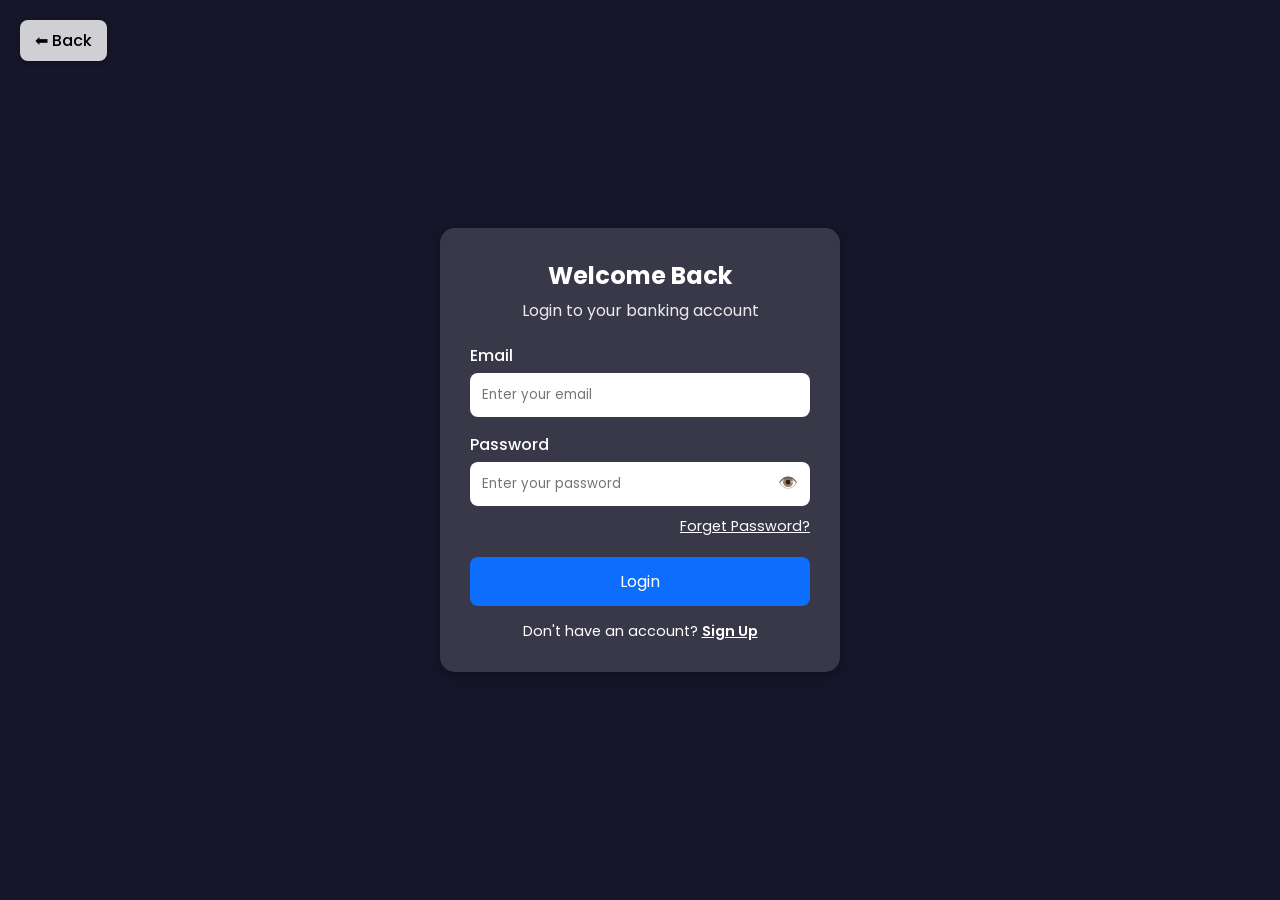
<file: login.html>
<!DOCTYPE html>
<html lang="en">
<head>
  <meta charset="UTF-8" />
  <meta name="viewport" content="width=device-width, initial-scale=1.0" />
  <title>Digital Login</title>

  <link href="https://fonts.googleapis.com/css2?family=Poppins:wght@300;400;500;600&display=swap" rel="stylesheet">
  
</head>
<style>

* {
    margin: 0;
    padding: 0;
    box-sizing: border-box;
    font-family: "Poppins", sans-serif;
  }
  
  body {
    background: rgb(22, 22, 42);
    min-height: 100vh;
    display: flex;
    justify-content: center;
    align-items: center;
  }
  
  .back-btn {
    position: absolute;
    top: 20px;
    left: 20px;
    background: rgba(255,255,255,0.8);
    padding: 8px 15px;
    border-radius: 8px;
    text-decoration: none;
    color: #000;
    font-weight: 500;
    box-shadow: 0 2px 5px rgba(0,0,0,0.3);
  }
  
  .login-container {
    width: 90%;
    max-width: 400px;
  }
  
  .login-box {
    background: rgba(255,255,255,0.15);
    padding: 30px;
    border-radius: 15px;
    backdrop-filter: blur(6px);
    box-shadow: 0 4px 10px rgba(0,0,0,0.3);
    color: white;
  }
  
  .login-box h2 {
    text-align: center;
    margin-bottom: 5px;
  }
  
  .subtitle {
    text-align: center;
    margin-bottom: 20px;
    opacity: 0.9;
  }
  
  label {
    font-weight: 500;
    display: block;
    margin-top: 15px;
  }
  
  input {
    width: 100%;
    padding: 12px;
    margin-top: 5px;
    border: none;
    border-radius: 8px;
    outline: none;
  }
  
  .password-wrapper {
    position: relative;
  }
  
  .toggle-password {
    position: absolute;
    right: 12px;
    top: 50%;
    transform: translateY(-50%);
    cursor: pointer;
  }
  
  .forget-link {
    display: block;
    margin-top: 10px;
    text-align: right;
    color: #fff;
    font-size: 0.9rem;
  }
  
  .login-btn {
    width: 100%;
    margin-top: 20px;
    padding: 12px;
    background: #0d6efd;
    border: none;
    color: white;
    font-size: 1rem;
    border-radius: 8px;
    cursor: pointer;
    transition: 0.3s;
  }
  
  .login-btn:hover {
    background: #084298;
  }
  
  .signup-text {
    text-align: center;
    margin-top: 15px;
    font-size: 0.9rem;
  }
  
  .signup-link {
    color: #fff;
    font-weight: 600;
    text-decoration: underline;
  }
  
</style>

<body>

  <!-- BACK BUTTON -->
  <a href="index.html" class="back-btn">⬅ Back</a>

  <div class="login-container">
    <form id="loginForm" class="login-box">

      <h2>Welcome Back</h2>
      <p class="subtitle">Login to your banking account</p>

      <!-- Email -->
      <label>Email</label>
      <input type="email" id="email" placeholder="Enter your email" />

      <!-- Password -->
      <label>Password</label>
      <div class="password-wrapper">
        <input type="password" id="password" placeholder="Enter your password" />
        <span class="toggle-password" onclick="togglePassword()">👁️</span>
      </div>

      <!-- Forget Password -->
      <a href="404.html" class="forget-link">Forget Password?</a>

      <button type="submit"  a href="404.html" class="login-btn">Login</button>

      <!-- SIGN UP SECTION -->
      <p class="signup-text">
        Don't have an account?
        <a href="./signup.html" class="signup-link">Sign Up</a>
      </p>

    </form>
  </div>

 
  <script>
    function togglePassword() {
    const pwd = document.getElementById("password");
    pwd.type = pwd.type === "password" ? "text" : "password";
  }
  
  document.getElementById("loginForm").addEventListener("submit", function(e) {
    e.preventDefault();
  
    const email = document.getElementById("email").value.trim();
    const pass = document.getElementById("password").value.trim();
  
    if (email === "" || pass === "") {
      alert("Please fill details");
      return;
    }
  
    // If filled → go to 404 page
    window.location.href = "404.html";
  });
  
  </script>

</body>
</html>
</file>
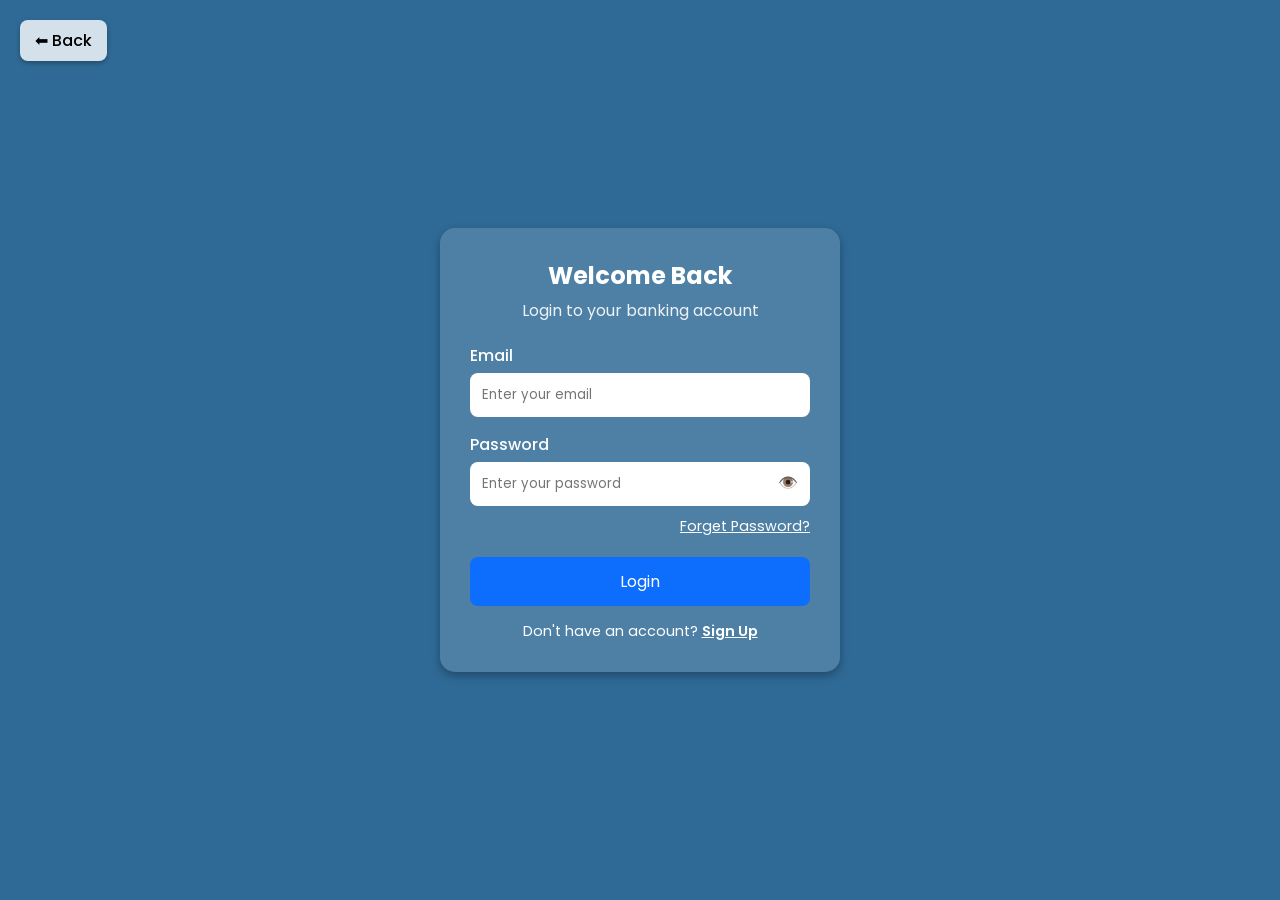
<file: login1.html>
<!DOCTYPE html>
<html lang="en">
<head>
  <meta charset="UTF-8" />
  <meta name="viewport" content="width=device-width, initial-scale=1.0" />
  <title>Digital Login</title>

  <link href="https://fonts.googleapis.com/css2?family=Poppins:wght@300;400;500;600&display=swap" rel="stylesheet">
  
</head>
<style>

* {
    margin: 0;
    padding: 0;
    box-sizing: border-box;
    font-family: "Poppins", sans-serif;
  }
  
  body {
    background: rgb(47, 106, 150);
    min-height: 100vh;
    display: flex;
    justify-content: center;
    align-items: center;
  }
  
  .back-btn {
    position: absolute;
    top: 20px;
    left: 20px;
    background: rgba(255,255,255,0.8);
    padding: 8px 15px;
    border-radius: 8px;
    text-decoration: none;
    color: #000;
    font-weight: 500;
    box-shadow: 0 2px 5px rgba(0,0,0,0.3);
  }
  
  .login-container {
    width: 90%;
    max-width: 400px;
  }
  
  .login-box {
    background: rgba(255,255,255,0.15);
    padding: 30px;
    border-radius: 15px;
    backdrop-filter: blur(6px);
    box-shadow: 0 4px 10px rgba(0,0,0,0.3);
    color: white;
  }
  
  .login-box h2 {
    text-align: center;
    margin-bottom: 5px;
  }
  
  .subtitle {
    text-align: center;
    margin-bottom: 20px;
    opacity: 0.9;
  }
  
  label {
    font-weight: 500;
    display: block;
    margin-top: 15px;
  }
  
  input {
    width: 100%;
    padding: 12px;
    margin-top: 5px;
    border: none;
    border-radius: 8px;
    outline: none;
  }
  
  .password-wrapper {
    position: relative;
  }
  
  .toggle-password {
    position: absolute;
    right: 12px;
    top: 50%;
    transform: translateY(-50%);
    cursor: pointer;
  }
  
  .forget-link {
    display: block;
    margin-top: 10px;
    text-align: right;
    color: #fff;
    font-size: 0.9rem;
  }
  
  .login-btn {
    width: 100%;
    margin-top: 20px;
    padding: 12px;
    background: #0d6efd;
    border: none;
    color: white;
    font-size: 1rem;
    border-radius: 8px;
    cursor: pointer;
    transition: 0.3s;
  }
  
  .login-btn:hover {
    background: #084298;
  }
  
  .signup-text {
    text-align: center;
    margin-top: 15px;
    font-size: 0.9rem;
  }
  
  .signup-link {
    color: #fff;
    font-weight: 600;
    text-decoration: underline;
  }
  
</style>

<body>

  <!-- BACK BUTTON -->
  <a href="./home2.html" class="back-btn">⬅ Back</a>

  <div class="login-container">
    <form id="loginForm" class="login-box">

      <h2>Welcome Back</h2>
      <p class="subtitle">Login to your banking account</p>

      <!-- Email -->
      <label>Email</label>
      <input type="email" id="email" placeholder="Enter your email" />

      <!-- Password -->
      <label>Password</label>
      <div class="password-wrapper">
        <input type="password" id="password" placeholder="Enter your password" />
        <span class="toggle-password" onclick="togglePassword()">👁️</span>
      </div>

      <!-- Forget Password -->
      <a href="404.html" class="forget-link">Forget Password?</a>

      <button type="submit"  a href="404.html" class="login-btn">Login</button>

      <!-- SIGN UP SECTION -->
      <p class="signup-text">
        Don't have an account?
        <a href="./signup1.html" class="signup-link">Sign Up</a>
      </p>

    </form>
  </div>

 
  <script>
    function togglePassword() {
    const pwd = document.getElementById("password");
    pwd.type = pwd.type === "password" ? "text" : "password";
  }
  
  document.getElementById("loginForm").addEventListener("submit", function(e) {
    e.preventDefault();
  
    const email = document.getElementById("email").value.trim();
    const pass = document.getElementById("password").value.trim();
  
    if (email === "" || pass === "") {
      alert("Please fill details");
      return;
    }
  
    // If filled → go to 404 page
    window.location.href = "404.html";
  });
  
  </script>

</body>
</html>
</file>
<file: about.css>
/* -----------------------------------------------------------
   GLOBAL STYLES
----------------------------------------------------------- */
* {
    margin: 0;
    padding: 0;
    box-sizing: border-box;
    font-family: "Poppins", sans-serif;
  }
  
  .about-page-main,
  .members-page-main {
    width: 100%;
    padding: 40px 8%;
  }
  
  /* Page Heading */
  .about-header,
  .members-header {
    text-align: center;
    margin-bottom: 50px;
  }
  
  .about-title,
  .members-title {
    font-size: 36px;
    font-weight: 700;
    color: #111;
  }
  
  .about-subtitle,
  .members-subtitle {
    color: #555;
    font-size: 18px;
    margin-top: 10px;
  }
  
  /* -----------------------------------------------------------
     ABOUT PAGE — SECTION GLOBAL
  ----------------------------------------------------------- */
  .about-section {
    margin-bottom: 70px;
  }
  
  /* -----------------------------------------------------------
     SECTION 1 — HISTORY (Side-by-Side Layout)
  ----------------------------------------------------------- */
  .history-section {
    display: flex;
    align-items: center;
    gap: 40px;
  }
  
  .history-content h2 {
    font-size: 30px;
    margin-bottom: 20px;
  }
  
  .history-content p {
    margin-bottom: 15px;
    line-height: 1.6;
    color: #444;
  }
  
  .history-image img {
    width: 100%;
    border-radius: 14px;
    object-fit: cover;
  }
  
  /* -----------------------------------------------------------
     SECTION 2 — VALUES GRID (4 CARDS)
  ----------------------------------------------------------- */
  .values-section {
    text-align: center;
  }
  
  .section-heading {
    font-size: 30px;
    margin-bottom: 40px;
  }
  
  .values-grid {
    display: grid;
    grid-template-columns: repeat(4, 1fr);
    gap: 25px;
  }
  
  .value-card {
    background: #ffffff;
    padding: 25px;
    border-radius: 12px;
    border: 1px solid #eee;
    transition: 0.3s;
  }
  
  .value-card:hover {
    transform: translateY(-8px);
    box-shadow: 0px 10px 25px rgba(0,0,0,0.06);
  }
  
  .value-card h3 {
    font-size: 20px;
    margin-bottom: 12px;
  }
  
  .value-card p {
    color: #555;
    line-height: 1.6;
  }
  
  /* -----------------------------------------------------------
     SECTION 3 — VISION (Side-by-Side Layout)
  ----------------------------------------------------------- */
  .vision-section {
    display: flex;
    align-items: center;
    gap: 40px;
  }
  
  .vision-image img {
    width: 100%;
    border-radius: 14px;
  }
  
  .vision-content h2 {
    font-size: 30px;
    margin-bottom: 20px;
  }
  
  .vision-content p {
    color: #555;
    line-height: 1.6;
  }
  
  /* -----------------------------------------------------------
     MEMBERS PAGE — TEAM GRID
  ----------------------------------------------------------- */
  .team-grid-container {
    display: grid;
    grid-template-columns: repeat(3, 1fr);
    gap: 35px;
    padding-bottom: 60px;
  }
  
  .member-card {
    background: #fff;
    padding: 20px;
    border-radius: 14px;
    border: 1px solid #eee;
    transition: 0.3s;
    text-align: center;
  }
  
  .member-card:hover {
    transform: translateY(-10px);
    box-shadow: 0px 10px 25px rgba(0, 0, 0, 0.08);
  }
  
  .member-photo {
    width: 100%;
    height: 260px;
    border-radius: 12px;
    object-fit: cover;
    margin-bottom: 15px;
  }
  
  .member-info h3 {
    font-size: 20px;
    margin-bottom: 6px;
  }
  
  .member-title {
    font-size: 14px;
    color: #777;
    margin-bottom: 10px;
  }
  
  .member-bio {
    font-size: 15px;
    color: #555;
  }
  
  /* -----------------------------------------------------------
     MEDIA QUERIES — RESPONSIVENESS
  ----------------------------------------------------------- */
  
  /* ----------- TABLET (768px–1024px) ----------- */
  @media (max-width: 1024px) {
    .history-section,
    .vision-section {
      flex-direction: column;
      text-align: center;
    }
  
    .values-grid {
      grid-template-columns: repeat(2, 1fr);
    }
  
    .team-grid-container {
      grid-template-columns: repeat(2, 1fr);
    }
  }
  
  /* ----------- MOBILE (Below 767px) ----------- */
  @media (max-width: 767px) {
  
    .about-title,
    .members-title {
      font-size: 26px;
    }
  
    .about-subtitle,
    .members-subtitle {
      font-size: 16px;
      padding: 0 15px;
    }
  
    .history-section,
    .vision-section {
      flex-direction: column;
      gap: 25px;
    }
  
    .values-grid {
      grid-template-columns: 1fr;
    }
  
    .team-grid-container {
      grid-template-columns: 1fr;
    }
  
    .member-card {
      padding: 15px;
    }
  
    .member-photo {
      height: 220px;
    }
  }
</file>
<file: about1.css>
/* ===============================
   GLOBAL STYLES
=================================*/
* {
    margin: 0;
    padding: 0;
    box-sizing: border-box;
  }
  
  body {
    font-family: "Poppins", sans-serif;
    background: #f8f9fa;
    color: #222;
    line-height: 1.6;
  }
  
  .container {
    width: 90%;
    max-width: 1200px;
    margin: auto;
    padding: 60px 0;
  }
  
  h2 {
    font-size: 32px;
    text-align: center;
    margin-bottom: 20px;
    color: #222;
  }
  
  p {
    font-size: 16px;
    color: #444;
    margin-bottom: 20px;
    text-align: center;
  }
  
  /* ===============================
     CARDS SECTION (What We Do)
  =================================*/
  .cards {
    margin-top: 30px;
    display: grid;
    grid-template-columns: repeat(3, 1fr);
    gap: 25px;
  }
  
  .card {
    background: #fff;
    padding: 20px;
    border-radius: 12px;
    text-align: center;
    box-shadow: 0 4px 12px rgba(0,0,0,0.08);
    transition: 0.3s ease;
  }
  
  .card:hover {
    transform: translateY(-5px);
  }
  
  .card img {
    width: 100%;
    height: 180px;
    object-fit: cover;
    border-radius: 10px;
    margin-bottom: 15px;
  }
  
  .card h3 {
    font-size: 20px;
    margin-bottom: 10px;
    color: #ff6600;
  }
  
  .card p {
    font-size: 15px;
    color: #555;
  }
  
  /* ===============================
     TEAM SECTION
  =================================*/
  .team {
    margin-top: 40px;
    display: flex;
    justify-content: center;
    gap: 30px;
    flex-wrap: wrap;
  }
  
  .team-member {
    background: #fff;
    padding: 20px;
    width: 300px;
    border-radius: 12px;
    text-align: center;
    box-shadow: 0 4px 12px rgba(0,0,0,0.08);
  }
  
  .team-member img {
    width: 120px;
    height: 120px;
    border-radius: 50%;
    object-fit: cover;
    margin-bottom: 10px;
  }
  
  .team-member h4 {
    font-size: 18px;
    margin-bottom: 5px;
    color: #000;
  }
  
  .team-member p {
    font-size: 15px;
    color: #666;
  }
  
  /* ===============================
     RESPONSIVE MEDIA QUERIES
  =================================*/
  
  /* -------- Laptops (max 1200px) -------- */
  @media (max-width: 1200px) {
    h2 { font-size: 28px; }
  
    .cards {
      grid-template-columns: repeat(3, 1fr);
    }
  }
  
  /* -------- Tablets (max 992px) -------- */
  @media (max-width: 992px) {
    .cards {
      grid-template-columns: repeat(2, 1fr);
    }
  
    .card img {
      height: 170px;
    }
  
    .team {
      gap: 20px;
    }
  }
  
  /* -------- Tablets (max 768px) -------- */
  @media (max-width: 768px) {
    .container {
      padding: 40px 0;
    }
  
    h2 {
      font-size: 26px;
    }
  
    p {
      font-size: 15px;
    }
  
    .cards {
      grid-template-columns: 1fr;
    }
  
    .card {
      width: 100%;
    }
  
    .team {
      flex-direction: column;
      align-items: center;
    }
  
    .team-member {
      width: 90%;
    }
  }
  
  /* -------- Mobile (max 480px) -------- */
  @media (max-width: 480px) {
    h2 {
      font-size: 24px;
    }
  
    .card img {
      height: 150px;
    }
  
    .card {
      padding: 15px;
    }
  
    .team-member {
      width: 100%;
      padding: 15px;
    }
  
    p {
      font-size: 14px;
    }
  }
</file>
<file: blog.css>
/* -----------------------------------------------------------
   GLOBAL
----------------------------------------------------------- */
.blog-page-main {
    padding: 50px 8%;
    font-family: "Poppins", sans-serif;
    background: #f9f9f9;
  }
  
  .blog-header {
    text-align: center;
    margin-bottom: 40px;
  }
  
  .blog-header h1 {
    font-size: 36px;
    font-weight: 700;
  }
  
  .blog-header p {
    font-size: 18px;
    color: #666;
    margin-top: 10px;
  }
  
  /* -----------------------------------------------------------
     BLOG CONTAINER → 2 Column Layout (Main + Sidebar)
  ----------------------------------------------------------- */
  .blog-container {
    display: grid;
    grid-template-columns: 2fr 1fr;
    gap: 40px;
  }
  
  /* -----------------------------------------------------------
     BLOG POSTS
  ----------------------------------------------------------- */
  .blog-post {
    background: #ffffff;
    padding: 25px;
    border-radius: 14px;
    border: 1px solid #eee;
    box-shadow: 0 0 15px rgba(0,0,0,0.03);
    margin-bottom: 30px;
    transition: 0.3s ease-in-out;
  }
  
  .blog-post:hover {
    transform: translateY(-6px);
    box-shadow: 0 10px 25px rgba(0,0,0,0.08);
  }
  
  .post-tag {
    display: inline-block;
    background: #0075ff;
    color: #fff;
    padding: 4px 12px;
    font-size: 13px;
    border-radius: 20px;
    margin-bottom: 10px;
  }
  
  .blog-post h2 {
    font-size: 24px;
    margin-bottom: 10px;
  }
  
  .post-meta {
    color: #888;
    font-size: 14px;
    margin-bottom: 12px;
  }
  
  .blog-post p {
    color: #555;
    line-height: 1.6;
  }
  
  .read-more {
    display: inline-block;
    margin-top: 15px;
    color: #0075ff;
    font-weight: 600;
    text-decoration: none;
    transition: 0.3s;
  }
  
  .read-more:hover {
    text-decoration: underline;
  }
  
  /* -----------------------------------------------------------
     SIDEBAR
  ----------------------------------------------------------- */
  .sidebar h3 {
    margin-bottom: 15px;
    font-size: 20px;
  }
  
  .sidebar ul {
    margin-bottom: 30px;
  }
  
  .sidebar ul li {
    margin-bottom: 10px;
  }
  
  .sidebar ul li a {
    color: #0075ff;
    text-decoration: none;
    font-size: 15px;
  }
  
  .sidebar ul li a:hover {
    text-decoration: underline;
  }
  
  /* -----------------------------------------------------------
     RESPONSIVE DESIGN (MEDIA QUERIES)
  ----------------------------------------------------------- */
  
  /* ----------- Large Laptops (1280px) ----------- */
  @media (max-width: 1280px) {
    .blog-page-main {
      padding: 40px 6%;
    }
  
    .blog-header h1 {
      font-size: 32px;
    }
  }
  
  /* ----------- Tablets / Small Laptops (1024px) ----------- */
  @media (max-width: 1024px) {
    .blog-container {
      grid-template-columns: 1.5fr 1fr;
      gap: 30px;
    }
  
    .blog-post h2 {
      font-size: 22px;
    }
  }
  
  /* ----------- Tablets (768px) ----------- */
  @media (max-width: 768px) {
    .blog-container {
      grid-template-columns: 1fr;
    }
  
    .sidebar {
      margin-top: 20px;
    }
  
    .blog-header h1 {
      font-size: 28px;
    }
  
    .blog-header p {
      font-size: 16px;
    }
  }
  
  /* ----------- Mobile Devices (480px) ----------- */
  @media (max-width: 480px) {
    .blog-page-main {
      padding: 30px 4%;
    }
  
    .blog-header h1 {
      font-size: 24px;
    }
  
    .blog-post {
      padding: 18px;
    }
  
    .blog-post h2 {
      font-size: 20px;
    }
  
    .read-more {
      font-size: 14px;
    }
  
    .sidebar h3 {
      font-size: 18px;
    }
  
    .sidebar ul li a {
      font-size: 14px;
    }
  }
</file>
<file: contact1.css>
/* ================= CONTACT HERO ================= */
.contact-hero {
    height: 300px;
    background: url('./ima.webp') no-repeat center/cover;
    position: relative;
}

.contact-hero-overlay {
    width: 100%;
    height: 100%;
    background: rgba(0,0,0,0.45);
    display: flex;
    flex-direction: column;
    align-items: center;
    justify-content: center;
    color: #fff;
    text-align: center;
}

.contact-hero h1 {
    font-size: 45px;
    font-weight: 800;
}

.contact-hero p {
    margin-top: 10px;
    opacity: 0.9;
}

/* ================= CONTACT CONTENT ================= */
.contact-container {
    display: grid;
    grid-template-columns: 1fr 1fr;
    gap: 40px;
    padding: 50px 30px;
}

.contact-form-box {
    background: #fff;
    padding: 30px;
    border-radius: 15px;
    box-shadow: 0 10px 25px rgba(0,0,0,0.1);
}

.contact-form-box h2 {
    margin-bottom: 20px;
    font-size: 28px;
    font-weight: 700;
}

.input-box {
    margin-bottom: 15px;
}

.input-box input,
.input-box textarea {
    width: 100%;
    padding: 14px;
    border-radius: 10px;
    border: 1px solid #dcdcdc;
    outline: none;
    font-size: 16px;
}

.input-box textarea {
    height: 130px;
    resize: none;
}

.contact-btn {
    width: 100%;
    padding: 14px;
    border: none;
    background: linear-gradient(135deg, #6e00ff, #ff0095);
    color: #fff;
    font-size: 18px;
    border-radius: 10px;
    cursor: pointer;
    transition: 0.3s;
}

.contact-btn:hover {
    opacity: 0.8;
}

.error-msg {
    margin-top: 10px;
    color: red;
    font-weight: 600;
}

/* ================= MAP SECTION ================= */
.contact-map iframe {
    width: 100%;
    height: 100%;
    min-height: 400px;
    border: none;
    border-radius: 15px;
}

/* ================= RESPONSIVE ================= */
@media (max-width: 900px) {
    .contact-container {
        grid-template-columns: 1fr;
    }

    .contact-map iframe {
        min-height: 300px;
    }
}

@media (max-width: 480px) {
    .contact-hero h1 {
        font-size: 28px;
    }
}
</file>
<file: style1.css>
/* HERO SECTION */
.hero {
  display: flex;
  align-items: center;
  padding: 60px 8%;
  gap: 50px;
}

.hero-content {
  flex: 1;
  animation: fadeUp 1s ease forwards;
}

.hero-content h1 {
  font-size: 48px;
  line-height: 1.2;
  margin-bottom: 16px;
}

.hero-content h1 span {
  color: #4f46e5;
}

.subtitle {
  font-size: 18px;
  margin-bottom: 30px;
  color: #555;
}

.hero-actions {
  display: flex;
  gap: 15px;
  margin-bottom: 30px;
}

.btn-primary {
  background: #4f46e5;
  color: #fff;
  border: none;
  padding: 14px 28px;
  border-radius: 10px;
  cursor: pointer;
}

.btn-secondary {
  background: #f1f1f1;
  border: none;
  padding: 14px 28px;
  border-radius: 10px;
  cursor: pointer;
}

.rating-card {
  background: #f9f9ff;
  padding: 20px;
  width: 220px;
  border-radius: 14px;
  box-shadow: 0 10px 30px rgba(0,0,0,0.05);
}

.rating h3 {
  font-size: 28px;
  color: #4f46e5;
}

.rating span {
  color: #fbbf24;
  font-size: 18px;
}

/* HERO IMAGE */
.hero-visual {
  flex: 1;
  background: #a5b4fc;
  border-radius: 20px;
  padding: 30px;
  display: flex;
  justify-content: center;
  align-items: center;
}

.hero-visual img {
  max-width: 100%;
  animation: float 4s ease-in-out infinite;
}

/* ANIMATIONS */
@keyframes fadeUp {
  from {
    opacity: 0;
    transform: translateY(40px);
  }
  to {
    opacity: 1;
    transform: translateY(0);
  }
}

@keyframes float {
  0%,100% {
    transform: translateY(0);
  }
  50% {
    transform: translateY(-15px);
  }
}

/* RESPONSIVE */
@media (max-width: 1024px) {
  .hero {
    flex-direction: column;
    text-align: center;
  }

  .hero-actions {
    justify-content: center;
  }

  .rating-card {
    margin: auto;
  }
}

@media (max-width: 768px) {
  .navbar nav {
    display: none;
  }

  .hero-content h1 {
    font-size: 36px;
  }
}

@media (max-width: 480px) {
  .hero-content h1 {
    font-size: 28px;
  }

  .subtitle {
    font-size: 16px;
  }

  .btn-primary,
  .btn-secondary {
    padding: 12px 20px;
  }
}
::-webkit-meter-even-less-good-value
.trusted-section {
  padding: 80px 0;
  background: #f8f9ff;
  text-align: center;
  overflow: hidden;
}

.trusted-section h2 {
  font-size: 26px;
  margin-bottom: 40px;
  font-weight: 700;
}

/* MARQUEE */
.logo-marquee {
  position: relative;
  width: 100%;
  overflow: hidden;
}

.logo-track {
  display: flex;
  width: max-content;
  animation: scroll 25s linear infinite;
}

.logo-marquee:hover .logo-track {
  animation-play-state: paused;
}

/* LOGO ITEM */
.logo-item {
  min-width: 200px;
  margin: 0 30px;
  padding: 20px 30px;
  font-size: 20px;
  font-weight: 600;
  color: #999;
  background: #fff;
  border-radius: 14px;
  box-shadow: 0 10px 25px rgba(0,0,0,0.06);
  transition: all 0.35s ease;
  cursor: pointer;
}

/* HOVER EFFECT */
.logo-item:hover {
  color: #4f46e5;
  transform: scale(1.15);
  box-shadow: 0 20px 40px rgba(79,70,229,0.25);
}

/* ANIMATION */
@keyframes scroll {
  0% {
    transform: translateX(0);
  }
  100% {
    transform: translateX(-50%);
  }
}

/* TABLET */
@media (max-width: 1024px) {
  .logo-item {
    min-width: 160px;
    font-size: 18px;
  }
}

/* MOBILE */
@media (max-width: 600px) {
  .trusted-section h2 {
    font-size: 20px;
  }

  .logo-item {
    min-width: 140px;
    font-size: 16px;
    padding: 16px 20px;
    margin: 0 16px;
  }
}


.why-choose {
  padding: 80px 8%;
  background: #ffffff;
}

.tag {
  color: #4f46e5;
  font-weight: 600;
  letter-spacing: 1px;
}

.why-choose h2 {
  font-size: 42px;
  margin: 15px 0 50px;
}

/* SLIDER */
.slider-wrapper {
  overflow: hidden;
}

.card-track {
  display: flex;
  gap: 30px;
  animation: slide 22s linear infinite;
}

.slider-wrapper:hover .card-track {
  animation-play-state: paused;
}

/* CARD */
.mission-card {
  min-width: 320px;
  background: #f9f9ff;
  padding: 30px;
  border-radius: 18px;
  transition: 0.4s ease;
}

.mission-card:hover {
  transform: translateY(-10px);
  box-shadow: 0 20px 40px rgba(79,70,229,0.15);
}

/* ICON */
.icon {
  width: 60px;
  height: 60px;
  border-radius: 14px;
  display: flex;
  align-items: center;
  justify-content: center;
  font-size: 28px;
  margin-bottom: 20px;
  animation: pulse 2.5s infinite;
}

.cash {
  background: #e0f2fe;
  color: #0284c7;
}

.crypto {
  background: #ede9fe;
  color: #7c3aed;
}

.support {
  background: #dcfce7;
  color: #16a34a;
}

.mission-card h3 {
  font-size: 20px;
  margin-bottom: 10px;
}

.mission-card p {
  font-size: 15px;
  color: #555;
}

/* ANIMATIONS */
@keyframes slide {
  0% { transform: translateX(0); }
  100% { transform: translateX(-50%); }
}

@keyframes pulse {
  0%,100% { transform: scale(1); }
  50% { transform: scale(1.1); }
}

/* LAPTOP */
@media (max-width: 1024px) {
  .why-choose h2 {
    font-size: 34px;
  }

  .mission-card {
    min-width: 280px;
  }
}

/* MOBILE */
@media (max-width: 600px) {
  .why-choose {
    padding: 60px 20px;
  }

  .why-choose h2 {
    font-size: 26px;
  }

  .mission-card {
    min-width: 240px;
    padding: 20px;
  }

  .icon {
    width: 50px;
    height: 50px;
    font-size: 22px;
  }
}

.services {
  padding: 100px 8%;
  background: #fff;
  text-align: center;
}

.tag {
  color: #4f46e5;
  font-weight: 600;
  letter-spacing: 1px;
}

/* GLITCH HEADING */
.glitch {
  font-size: 42px;
  margin: 15px 0 60px;
  position: relative;
  color: #111;
}

.glitch::before,
.glitch::after {
  content: attr(data-text);
  position: absolute;
  left: 0;
  width: 100%;
  overflow: hidden;
}

.glitch::before {
  color: #4f46e5;
  animation: glitchTop 2.5s infinite linear;
}

.glitch::after {
  color: #22d3ee;
  animation: glitchBottom 2.5s infinite linear;
}

@keyframes glitchTop {
  0% { clip-path: inset(0 0 85% 0); }
  50% { clip-path: inset(0 0 10% 0); }
  100% { clip-path: inset(0 0 85% 0); }
}

@keyframes glitchBottom {
  0% { clip-path: inset(85% 0 0 0); }
  50% { clip-path: inset(10% 0 0 0); }
  100% { clip-path: inset(85% 0 0 0); }
}

/* GRID */
.service-grid {
  display: grid;
  grid-template-columns: repeat(auto-fit, minmax(260px, 1fr));
  gap: 30px;
}

/* CARD */
.service-card {
  background: #f9f9ff;
  padding: 40px 25px;
  border-radius: 20px;
  transition: 0.4s ease;
  opacity: 0;
  transform: translateY(50px);
}

.service-card:hover {
  transform: translateY(-10px);
  box-shadow: 0 20px 40px rgba(79,70,229,0.18);
}

/* ICON */
.circle-icon {
  width: 80px;
  height: 80px;
  margin: auto;
  border-radius: 50%;
  display: flex;
  align-items: center;
  justify-content: center;
  font-size: 32px;
  margin-bottom: 20px;
  animation: float 3s ease-in-out infinite;
}

.it { background: #e0f2fe; }
.security { background: #ede9fe; }
.seo { background: #dcfce7; }
.business { background: #fff7ed; }
.qa { background: #fce7f3; }

.service-card h3 {
  font-size: 20px;
  margin-bottom: 10px;
}

.service-card p {
  font-size: 15px;
  color: #555;
}

/* FLOAT ICON */
@keyframes float {
  0%,100% { transform: translateY(0); }
  50% { transform: translateY(-10px); }
}

/* RESPONSIVE */
@media (max-width: 768px) {
  .glitch {
    font-size: 30px;
  }
}


/* Section title */
.section-title {
  text-align: center;
  font-size: 2.5rem;
  margin: 40px 0;
  position: relative;
}

.section-title::after {
  content: '';
  display: block;
  width: 100px;
  height: 4px;
  background: #00ffff;
  margin: 10px auto 0;
  border-radius: 2px;
}

/* Projects container */
.projects-container {
  display: grid;
  grid-template-columns: repeat(auto-fit, minmax(250px, 1fr));
  gap: 20px;
  padding: 0 20px 50px;
}

/* Project card */
.project-card {
  position: relative;
  height: 300px;
  background-size: cover;
  background-position: center;
  border-radius: 15px;
  overflow: hidden;
  cursor: pointer;
  transition: transform 0.5s ease;
}

/* Hover effect */
.project-card:hover {
  transform: scale(1.05);
}

/* Overlay */
.overlay {
  position: absolute;
  inset: 0;
  background: rgba(0, 0, 0, 0.5);
  display: flex;
  flex-direction: column;
  justify-content: flex-end;
  padding: 20px;
  color: #fff;
  opacity: 0;
  transition: opacity 0.5s ease, transform 0.5s ease;
}

.project-card:hover .overlay {
  opacity: 1;
  transform: translateY(0);
}

/* Overlay text */
.overlay h3 {
  font-size: 1.5rem;
  margin-bottom: 10px;
  animation: slideIn 0.5s forwards;
}

.overlay p {
  font-size: 1rem;
  animation: fadeIn 1s forwards;
}

/* Animations */
@keyframes slideIn {
  0% { transform: translateY(20px); opacity: 0; }
  100% { transform: translateY(0); opacity: 1; }
}

@keyframes fadeIn {
  0% { opacity: 0; }
  100% { opacity: 1; }
}

/* Background images */
.project-card:nth-child(1) {
  background-image: url('project1.webp');
}

.project-card:nth-child(2) {
  background-image: url('project2.webp');
}

.project-card:nth-child(3) {
  background-image: url('project3.webp');
}

.project-card:nth-child(4) {
  background-image: url('project4.webp');
}

/* Responsive */
@media(max-width: 768px){
  .projects-container {
    grid-template-columns: 1fr 1fr;
  }
}

@media(max-width: 480px){
  .projects-container {
    grid-template-columns: 1fr;
  }
}



/* Section title */
.reviews-title {
  text-align: center;
  font-size: 2.5rem;
  margin: 40px 0;
}

/* Reviews container */
.reviews-container {
  display: flex;
  justify-content: center;
  flex-wrap: wrap;
  gap: 30px;
  padding: 0 20px 50px;
}

/* Review card */
.review-card {
  background: #fff;
  padding: 25px;
  border-radius: 15px;
  box-shadow: 0 5px 20px rgba(0,0,0,0.1);
  text-align: center;
  width: 250px;
  transition: transform 0.3s ease;
  cursor: pointer;
}

.review-card:hover {
  transform: translateY(-10px);
}

/* Glide to reveal digits */
.review-count {
  display: flex;
  justify-content: center;
  gap: 5px;
  font-size: 2rem;
  margin-bottom: 10px;
}

.digit {
  display: inline-block;
  filter: blur(3px);
  transform: scale(0.8);
  transition: filter 0.5s ease, transform 0.5s ease;
}

.review-count:hover .digit,
.review-count:focus .digit {
  filter: blur(0);
  transform: scale(1.2);
}

/* Stars */
.stars {
  color: #FFD700;
  font-size: 1.2rem;
  margin-bottom: 10px;
}

/* Review text */
.review-text {
  font-size: 0.95rem;
  color: #333;
}

/* Responsive */
@media(max-width: 1024px){
  .reviews-container {
    justify-content: center;
  }
}

@media(max-width: 768px){
  .reviews-container {
    flex-direction: column;
    align-items: center;
  }
  .review-card {
    width: 80%;
  }
}

@media(max-width: 480px){
  .review-count {
    font-size: 1.5rem;
  }
  .stars {
    font-size: 1rem;
  }
  .review-text {
    font-size: 0.85rem;
  }
}

/* MOBILE VIEW CENTER ALIGN */
@media (max-width: 600px) {
  .why-choose {
    text-align: center;
  }

  .why-choose .tag {
    display: block;
    text-align: center;
  }

  .why-choose h2 {
    text-align: center;
    margin-left: auto;
    margin-right: auto;
  }
}


.logo-item {
  min-width: 200px;
  margin: 0 30px;
  padding: 20px 30px;
  background: #fff;
  border-radius: 14px;
  box-shadow: 0 10px 25px rgba(0,0,0,0.06);
  display: flex;
  align-items: center;
  justify-content: center;
  transition: all 0.35s ease;
  cursor: pointer;
}

/* LOGO IMAGE */
.logo-item img {
  max-width: 120px;
  max-height: 50px;
  object-fit: contain;
  filter: grayscale(100%);
  transition: all 0.35s ease;
}

/* HOVER EFFECT */
.logo-item:hover {
  transform: scale(1.15);
  box-shadow: 0 20px 40px rgba(79,70,229,0.25);
}

.logo-item:hover img {
  filter: grayscale(0%);
  transform: scale(1.1);
}

/* TABLET */
@media (max-width: 1024px) {
  .logo-item img {
    max-width: 100px;
  }
}

/* MOBILE */
@media (max-width: 600px) {
  .logo-item {
    padding: 16px 20px;
  }

  .logo-item img {
    max-width: 80px;
  }
}
</file>
